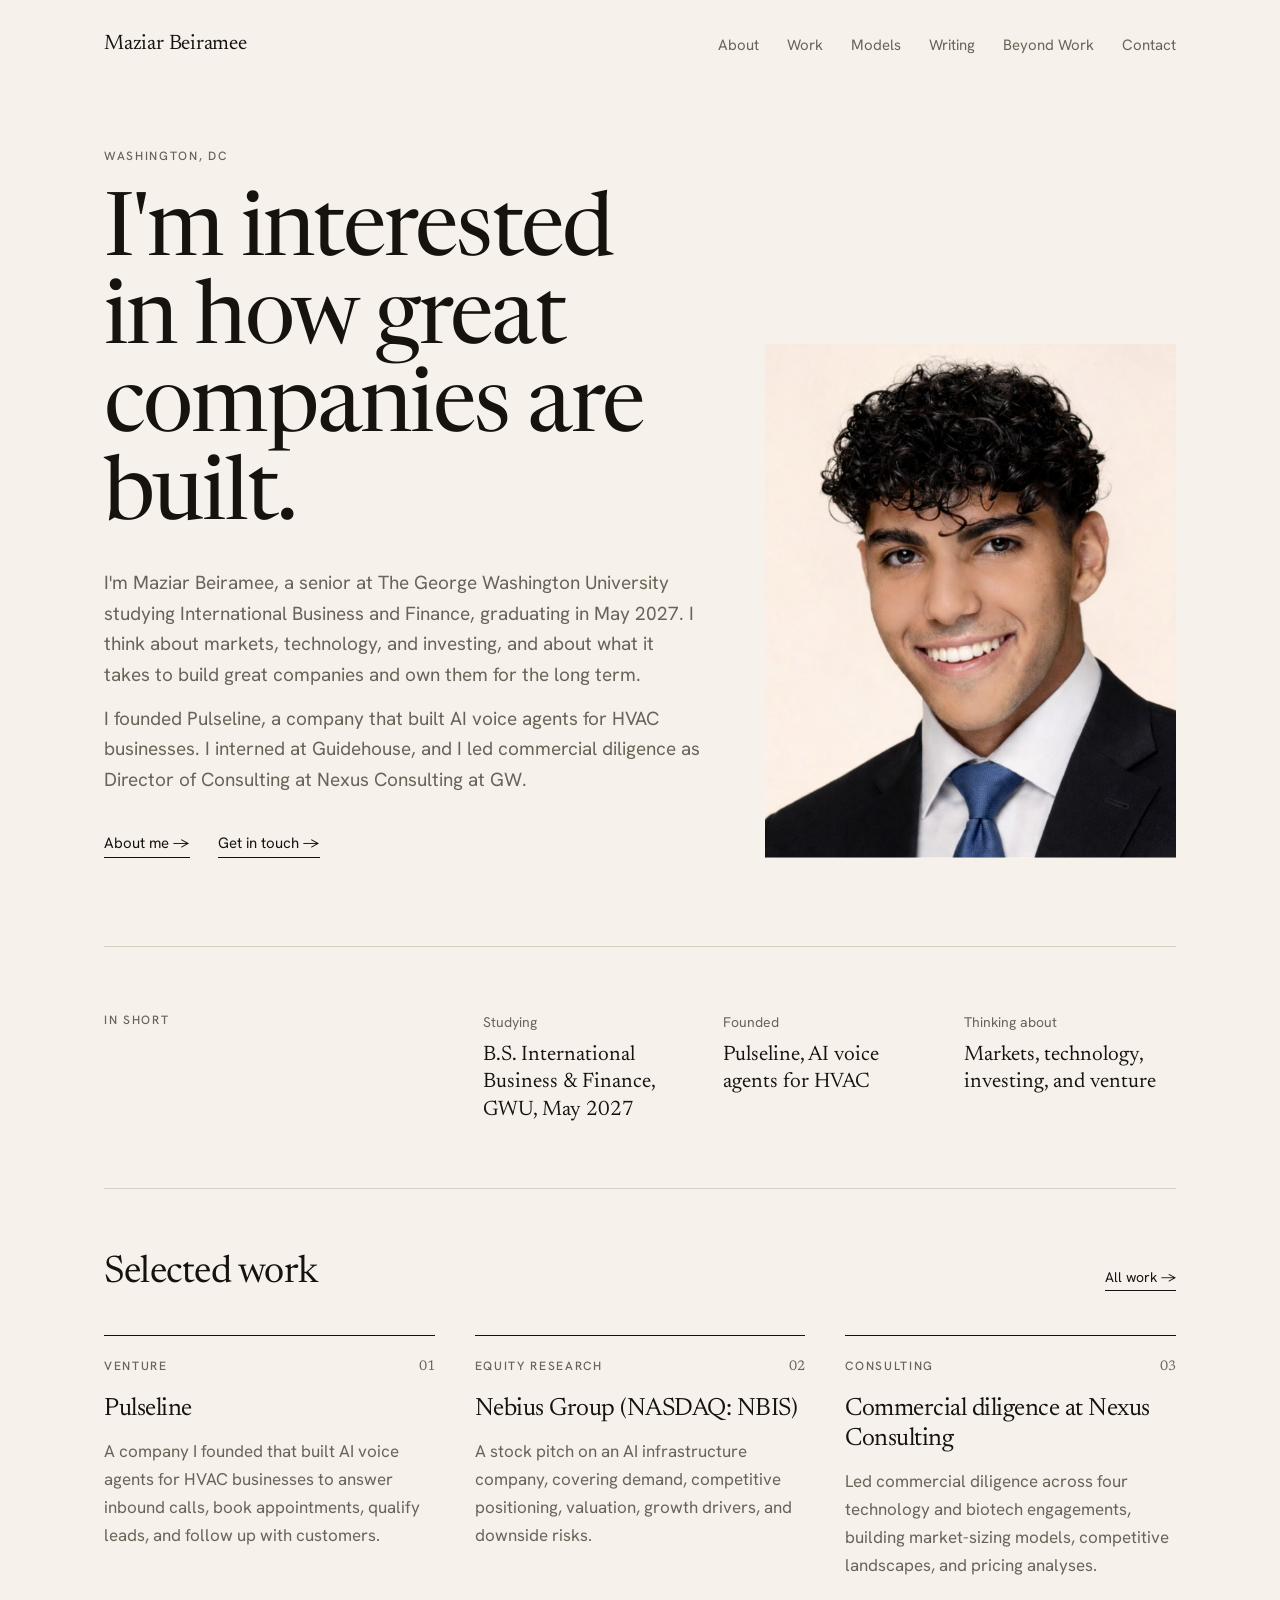
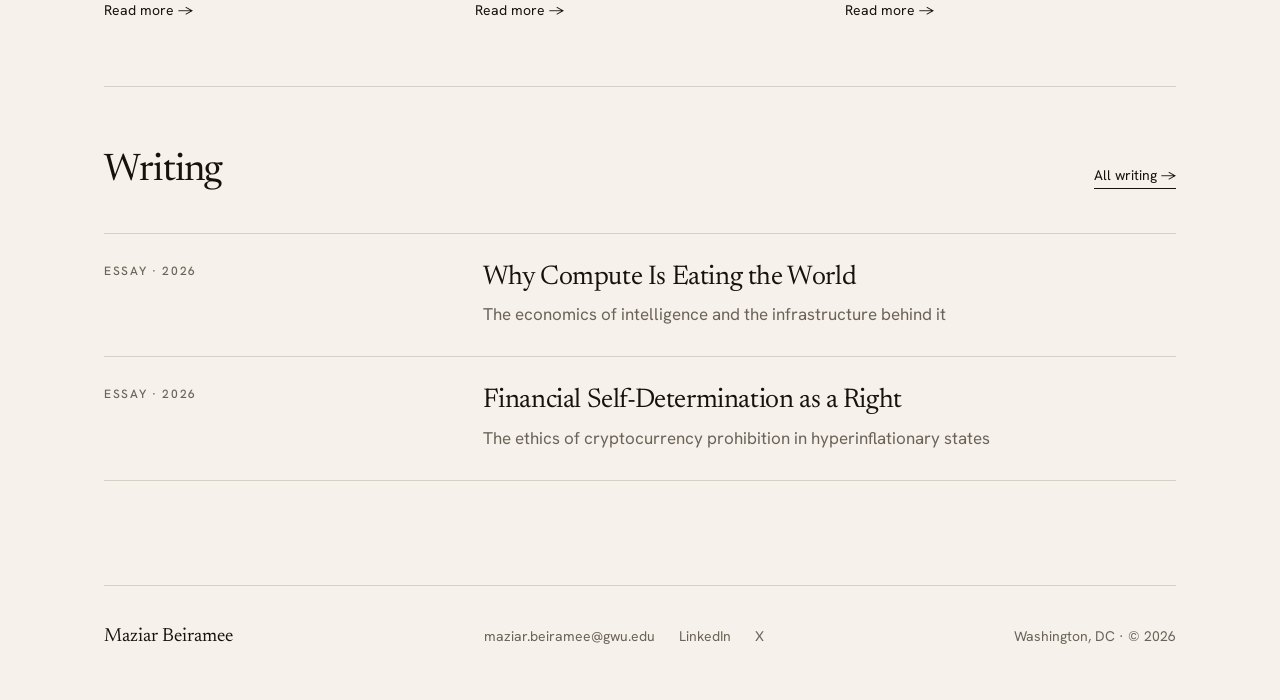
<file: index.html>
<!doctype html>
<html lang="en">
<head>
<meta charset="utf-8">
<meta name="viewport" content="width=device-width, initial-scale=1">
<title>Maziar Beiramee | Markets, technology, and investing</title>
<meta name="description" content="Maziar Beiramee is a senior at The George Washington University studying International Business and Finance. Work and writing on markets, technology, investing, and how great companies are built.">
<meta name="author" content="Maziar Beiramee">
<link rel="canonical" href="https://maziarbeiramee.com/">
<meta property="og:site_name" content="Maziar Beiramee">
<meta property="og:title" content="Maziar Beiramee | Markets, technology, and investing">
<meta property="og:description" content="Maziar Beiramee is a senior at The George Washington University studying International Business and Finance. Work and writing on markets, technology, investing, and how great companies are built.">
<meta property="og:type" content="website">
<meta property="og:url" content="https://maziarbeiramee.com/">
<meta property="og:image" content="https://maziarbeiramee.com/og.png">
<meta property="og:image:width" content="1200">
<meta property="og:image:height" content="630">
<meta name="twitter:card" content="summary_large_image">
<meta name="twitter:site" content="@BeirameeMaziar">
<meta name="twitter:title" content="Maziar Beiramee | Markets, technology, and investing">
<meta name="twitter:description" content="Maziar Beiramee is a senior at The George Washington University studying International Business and Finance. Work and writing on markets, technology, investing, and how great companies are built.">
<meta name="twitter:image" content="https://maziarbeiramee.com/og.png">
<meta name="theme-color" content="#f6f1ea">
<link rel="icon" href="/favicon.svg" type="image/svg+xml">
<link rel="icon" href="/favicon-32.png" sizes="32x32" type="image/png">
<link rel="apple-touch-icon" href="/apple-touch-icon.png">
<link rel="preconnect" href="https://fonts.googleapis.com">
<link rel="preconnect" href="https://fonts.gstatic.com" crossorigin>
<link rel="stylesheet" href="https://fonts.googleapis.com/css2?family=Hanken+Grotesk:wght@400;500;600&family=Newsreader:ital,opsz,wght@0,6..72,400;0,6..72,500;1,6..72,400&display=swap">
<link rel="stylesheet" href="/style.css">
</head>
<body>
<a class="skip" href="#main">Skip to content</a>
<header class="site-header wrap">
  <a class="brand" href="/">Maziar Beiramee</a>
  <details class="menu"><summary aria-label="Menu">Menu</summary><nav aria-label="Primary"><a href="/about/">About</a><a href="/work/">Work</a><a href="/models/">Models</a><a href="/writing/">Writing</a><a href="/beyond/">Beyond Work</a><a href="/contact/">Contact</a></nav></details>
  <nav class="desk-nav" aria-label="Primary"><a href="/about/">About</a><a href="/work/">Work</a><a href="/models/">Models</a><a href="/writing/">Writing</a><a href="/beyond/">Beyond Work</a><a href="/contact/">Contact</a></nav>
</header>
<main id="main" class="wrap">

<section class="hero">
  <div class="rise">
    <p class="eyebrow">Washington, DC</p>
    <h1 class="display">I'm interested in how great companies are built.</h1>
    <p class="lede">I'm Maziar Beiramee, a senior at The George Washington University studying International Business and Finance, graduating in May 2027. I think about markets, technology, and investing, and about what it takes to build great companies and own them for the long term.</p>
    <p class="lede">I founded Pulseline, a company that built AI voice agents for HVAC businesses. I interned at Guidehouse, and I led commercial diligence as Director of Consulting at Nexus Consulting at GW.</p>
    <p class="cta"><a class="u" href="/about/">About me &rarr;</a><a class="u" href="/contact/">Get in touch &rarr;</a></p>
  </div>
  <figure class="portrait rise d1"><img src="/img/maziar-beiramee.jpg" width="800" height="800" alt="Portrait of Maziar Beiramee" fetchpriority="high"></figure>
</section>
<section class="band split">
  <p class="eyebrow">In short</p>
  <dl class="facts">
    <div><dt>Studying</dt><dd>B.S. International Business &amp; Finance, GWU, May 2027</dd></div>
    <div><dt>Founded</dt><dd>Pulseline, AI voice agents for HVAC</dd></div>
    <div><dt>Thinking about</dt><dd>Markets, technology, investing, and venture</dd></div>
  </dl>
</section>
<section class="band">
  <div class="band-head"><h2>Selected work</h2><a class="u small" href="/work/">All work &rarr;</a></div>
  <div class="cards"><a class="card" href="/work/pulseline/">
  <div class="card-top"><span class="eyebrow">Venture</span><span class="num">01</span></div>
  <h3>Pulseline</h3>
  <p>A company I founded that built AI voice agents for HVAC businesses to answer inbound calls, book appointments, qualify leads, and follow up with customers.</p>
  <span class="more">Read more <span aria-hidden="true">&rarr;</span></span>
</a><a class="card" href="/work/nebius-equity-pitch/">
  <div class="card-top"><span class="eyebrow">Equity research</span><span class="num">02</span></div>
  <h3>Nebius Group (NASDAQ: NBIS)</h3>
  <p>A stock pitch on an AI infrastructure company, covering demand, competitive positioning, valuation, growth drivers, and downside risks.</p>
  <span class="more">Read more <span aria-hidden="true">&rarr;</span></span>
</a><a class="card" href="/work/nexus-commercial-diligence/">
  <div class="card-top"><span class="eyebrow">Consulting</span><span class="num">03</span></div>
  <h3>Commercial diligence at Nexus Consulting</h3>
  <p>Led commercial diligence across four technology and biotech engagements, building market-sizing models, competitive landscapes, and pricing analyses.</p>
  <span class="more">Read more <span aria-hidden="true">&rarr;</span></span>
</a></div>
</section>
<section class="band">
  <div class="band-head"><h2>Writing</h2><a class="u small" href="/writing/">All writing &rarr;</a></div>
  <ul class="rows"><li><a class="row" href="/writing/why-compute-is-eating-the-world/">
  <span class="eyebrow">Essay &middot; 2026</span>
  <span><span class="row-title">Why Compute Is Eating the World</span><span class="row-sub">The economics of intelligence and the infrastructure behind it</span></span>
</a></li><li><a class="row" href="/writing/financial-self-determination/">
  <span class="eyebrow">Essay &middot; 2026</span>
  <span><span class="row-title">Financial Self-Determination as a Right</span><span class="row-sub">The ethics of cryptocurrency prohibition in hyperinflationary states</span></span>
</a></li></ul>
</section>
</main>
<footer class="site-footer wrap">
  <div class="foot-name">Maziar Beiramee</div>
  <div class="foot-links"><a href="mailto:maziar.beiramee@gwu.edu">maziar.beiramee@gwu.edu</a><a href="https://www.linkedin.com/in/maziarbeiramee" rel="noopener">LinkedIn</a><a href="https://x.com/BeirameeMaziar" rel="noopener">X</a></div>
  <div class="foot-meta">Washington, DC &middot; &copy; 2026</div>
</footer>
</body>
</html>
</file>
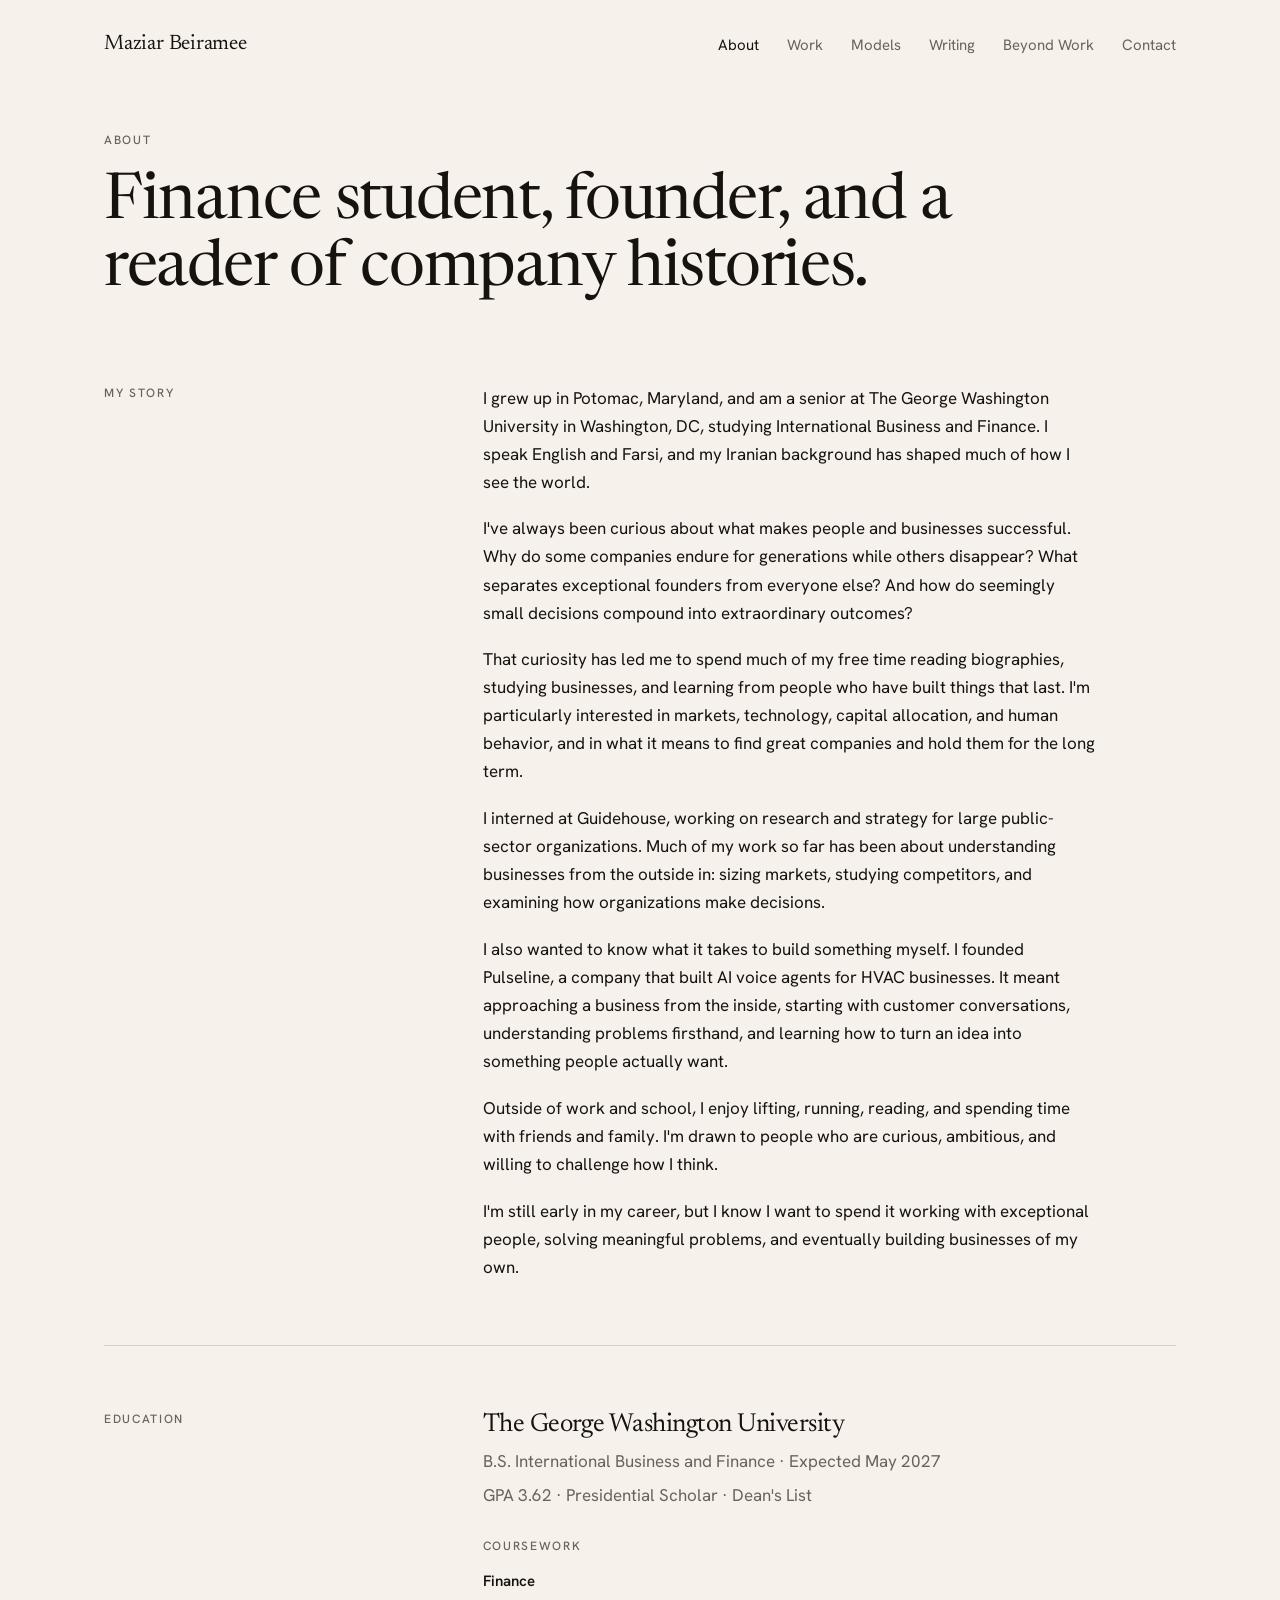
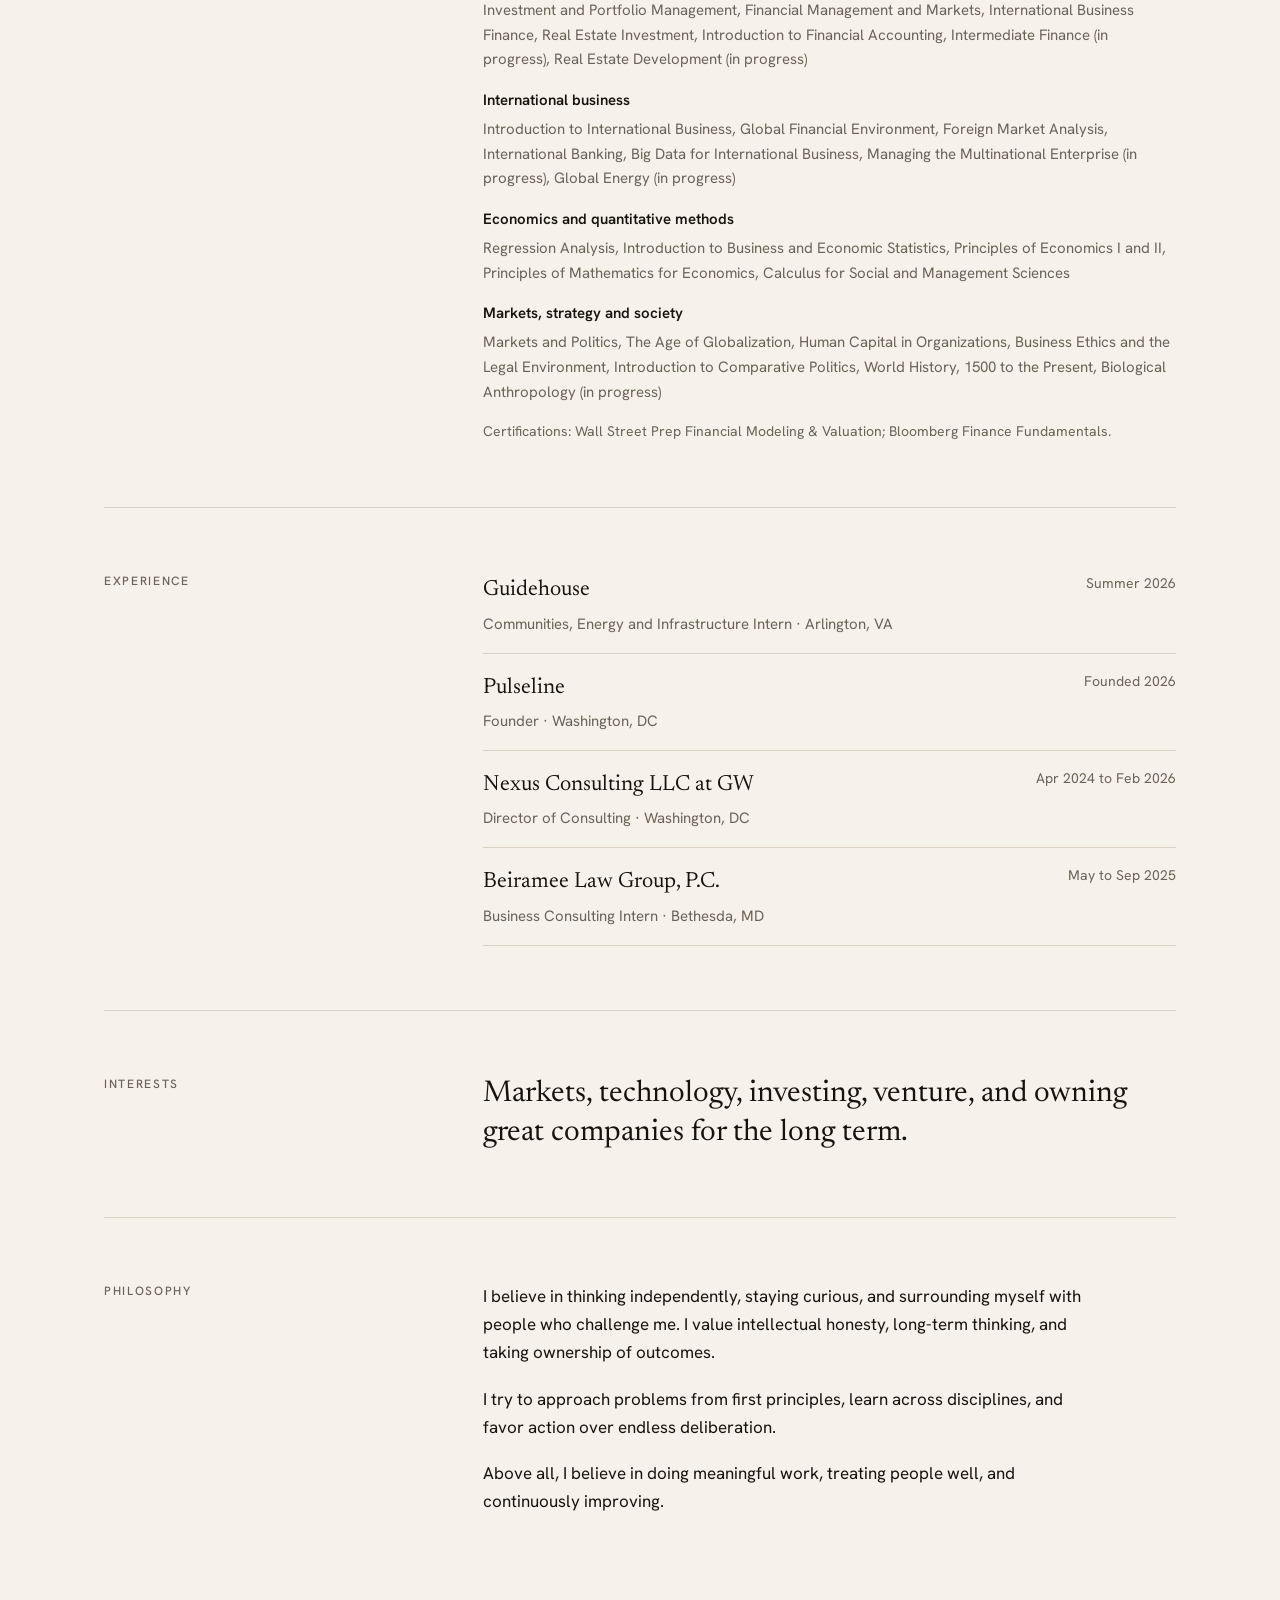
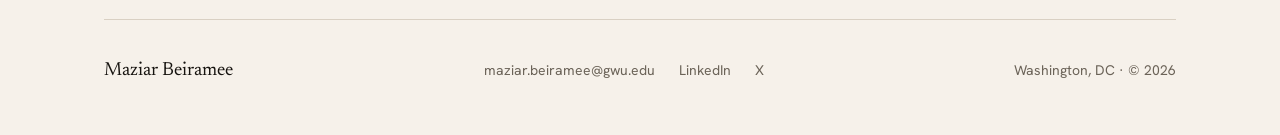
<file: about/index.html>
<!doctype html>
<html lang="en">
<head>
<meta charset="utf-8">
<meta name="viewport" content="width=device-width, initial-scale=1">
<title>About | Maziar Beiramee</title>
<meta name="description" content="About Maziar Beiramee: GW senior in International Business and Finance, founder of Pulseline. He interned at Guidehouse in summer 2026.">
<meta name="author" content="Maziar Beiramee">
<link rel="canonical" href="https://maziarbeiramee.com/about/">
<meta property="og:site_name" content="Maziar Beiramee">
<meta property="og:title" content="About | Maziar Beiramee">
<meta property="og:description" content="About Maziar Beiramee: GW senior in International Business and Finance, founder of Pulseline. He interned at Guidehouse in summer 2026.">
<meta property="og:type" content="website">
<meta property="og:url" content="https://maziarbeiramee.com/about/">
<meta property="og:image" content="https://maziarbeiramee.com/og.png">
<meta property="og:image:width" content="1200">
<meta property="og:image:height" content="630">
<meta name="twitter:card" content="summary_large_image">
<meta name="twitter:site" content="@BeirameeMaziar">
<meta name="twitter:title" content="About | Maziar Beiramee">
<meta name="twitter:description" content="About Maziar Beiramee: GW senior in International Business and Finance, founder of Pulseline. He interned at Guidehouse in summer 2026.">
<meta name="twitter:image" content="https://maziarbeiramee.com/og.png">
<meta name="theme-color" content="#f6f1ea">
<link rel="icon" href="/favicon.svg" type="image/svg+xml">
<link rel="icon" href="/favicon-32.png" sizes="32x32" type="image/png">
<link rel="apple-touch-icon" href="/apple-touch-icon.png">
<link rel="preconnect" href="https://fonts.googleapis.com">
<link rel="preconnect" href="https://fonts.gstatic.com" crossorigin>
<link rel="stylesheet" href="https://fonts.googleapis.com/css2?family=Hanken+Grotesk:wght@400;500;600&family=Newsreader:ital,opsz,wght@0,6..72,400;0,6..72,500;1,6..72,400&display=swap">
<link rel="stylesheet" href="/style.css">
</head>
<body>
<a class="skip" href="#main">Skip to content</a>
<header class="site-header wrap">
  <a class="brand" href="/">Maziar Beiramee</a>
  <details class="menu"><summary aria-label="Menu">Menu</summary><nav aria-label="Primary"><a href="/about/" aria-current="page">About</a><a href="/work/">Work</a><a href="/models/">Models</a><a href="/writing/">Writing</a><a href="/beyond/">Beyond Work</a><a href="/contact/">Contact</a></nav></details>
  <nav class="desk-nav" aria-label="Primary"><a href="/about/" aria-current="page">About</a><a href="/work/">Work</a><a href="/models/">Models</a><a href="/writing/">Writing</a><a href="/beyond/">Beyond Work</a><a href="/contact/">Contact</a></nav>
</header>
<main id="main" class="wrap">
<section class="page-head rise"><p class="eyebrow">About</p><h1>Finance student, founder, and a reader of company histories.</h1></section>
<section class="split band first"><p class="eyebrow">My story</p><div class="prose"><p>I grew up in Potomac, Maryland, and am a senior at The George Washington University in Washington, DC, studying International Business and Finance. I speak English and Farsi, and my Iranian background has shaped much of how I see the world.</p><p>I&#x27;ve always been curious about what makes people and businesses successful. Why do some companies endure for generations while others disappear? What separates exceptional founders from everyone else? And how do seemingly small decisions compound into extraordinary outcomes?</p><p>That curiosity has led me to spend much of my free time reading biographies, studying businesses, and learning from people who have built things that last. I&#x27;m particularly interested in markets, technology, capital allocation, and human behavior, and in what it means to find great companies and hold them for the long term.</p><p>I interned at Guidehouse, working on research and strategy for large public-sector organizations. Much of my work so far has been about understanding businesses from the outside in: sizing markets, studying competitors, and examining how organizations make decisions.</p><p>I also wanted to know what it takes to build something myself. I founded Pulseline, a company that built AI voice agents for HVAC businesses. It meant approaching a business from the inside, starting with customer conversations, understanding problems firsthand, and learning how to turn an idea into something people actually want.</p><p>Outside of work and school, I enjoy lifting, running, reading, and spending time with friends and family. I&#x27;m drawn to people who are curious, ambitious, and willing to challenge how I think.</p><p>I&#x27;m still early in my career, but I know I want to spend it working with exceptional people, solving meaningful problems, and eventually building businesses of my own.</p></div></section>
<section class="split band"><p class="eyebrow">Education</p><div>
  <h3 class="h3">The George Washington University</h3>
  <p class="muted">B.S. International Business and Finance &middot; Expected May 2027</p>
  <p class="muted">GPA 3.62 &middot; Presidential Scholar &middot; Dean's List</p>
  <div class="courses"><p class="eyebrow sub">Coursework</p><div class="course"><h4>Finance</h4><p>Investment and Portfolio Management, Financial Management and Markets, International Business Finance, Real Estate Investment, Introduction to Financial Accounting, Intermediate Finance (in progress), Real Estate Development (in progress)</p></div><div class="course"><h4>International business</h4><p>Introduction to International Business, Global Financial Environment, Foreign Market Analysis, International Banking, Big Data for International Business, Managing the Multinational Enterprise (in progress), Global Energy (in progress)</p></div><div class="course"><h4>Economics and quantitative methods</h4><p>Regression Analysis, Introduction to Business and Economic Statistics, Principles of Economics I and II, Principles of Mathematics for Economics, Calculus for Social and Management Sciences</p></div><div class="course"><h4>Markets, strategy and society</h4><p>Markets and Politics, The Age of Globalization, Human Capital in Organizations, Business Ethics and the Legal Environment, Introduction to Comparative Politics, World History, 1500 to the Present, Biological Anthropology (in progress)</p></div></div>
  <p class="muted small">Certifications: Wall Street Prep Financial Modeling &amp; Valuation; Bloomberg Finance Fundamentals.</p>
</div></section>
<section class="split band"><p class="eyebrow">Experience</p><ul class="exp"><li><div><strong>Guidehouse</strong><span>Communities, Energy and Infrastructure Intern &middot; Arlington, VA</span></div><span class="when">Summer 2026</span></li><li><div><strong>Pulseline</strong><span>Founder &middot; Washington, DC</span></div><span class="when">Founded 2026</span></li><li><div><strong>Nexus Consulting LLC at GW</strong><span>Director of Consulting &middot; Washington, DC</span></div><span class="when">Apr 2024 to Feb 2026</span></li><li><div><strong>Beiramee Law Group, P.C.</strong><span>Business Consulting Intern &middot; Bethesda, MD</span></div><span class="when">May to Sep 2025</span></li></ul></section>
<section class="split band"><p class="eyebrow">Interests</p><p class="big">Markets, technology, investing, venture, and owning great companies for the long term.</p></section>
<section class="split band"><p class="eyebrow">Philosophy</p><div class="prose"><p>I believe in thinking independently, staying curious, and surrounding myself with people who challenge me. I value intellectual honesty, long-term thinking, and taking ownership of outcomes.</p><p>I try to approach problems from first principles, learn across disciplines, and favor action over endless deliberation.</p><p>Above all, I believe in doing meaningful work, treating people well, and continuously improving.</p></div></section>
</main>
<footer class="site-footer wrap">
  <div class="foot-name">Maziar Beiramee</div>
  <div class="foot-links"><a href="mailto:maziar.beiramee@gwu.edu">maziar.beiramee@gwu.edu</a><a href="https://www.linkedin.com/in/maziarbeiramee" rel="noopener">LinkedIn</a><a href="https://x.com/BeirameeMaziar" rel="noopener">X</a></div>
  <div class="foot-meta">Washington, DC &middot; &copy; 2026</div>
</footer>
</body>
</html>
</file>
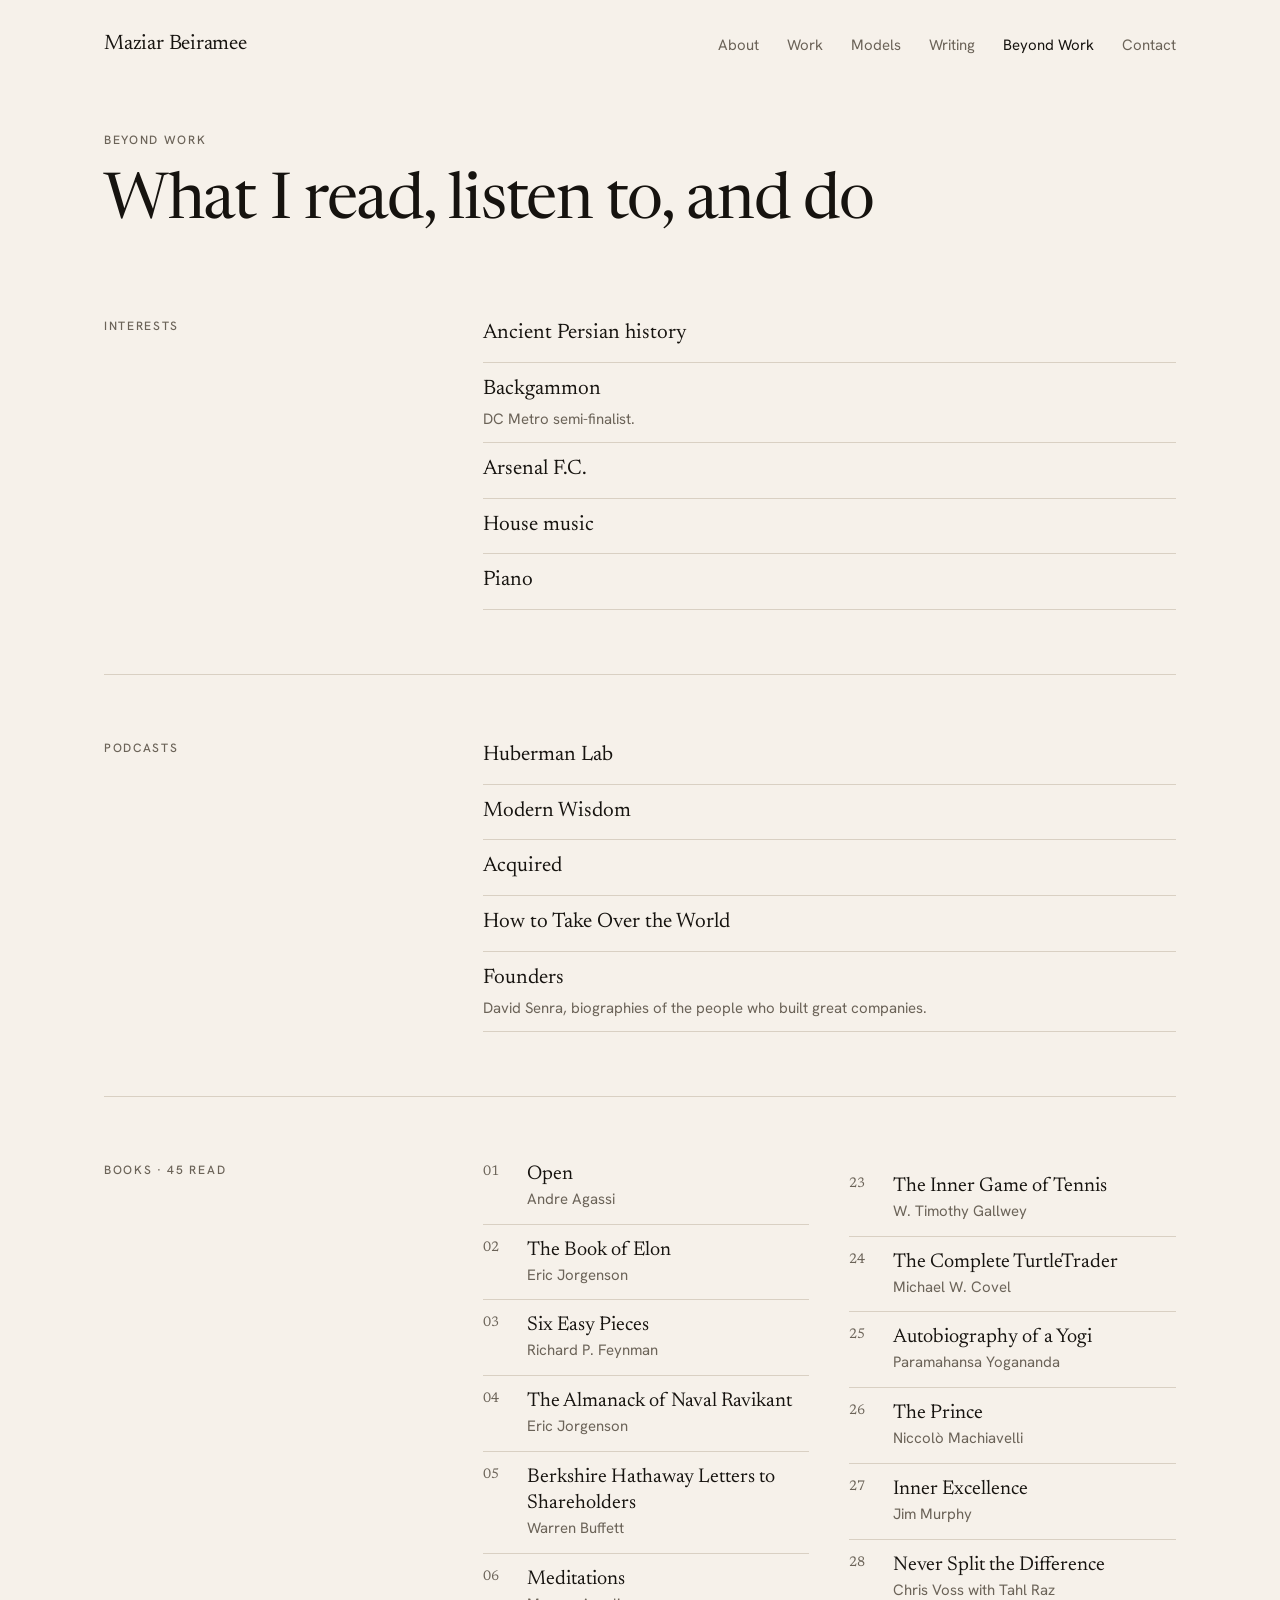
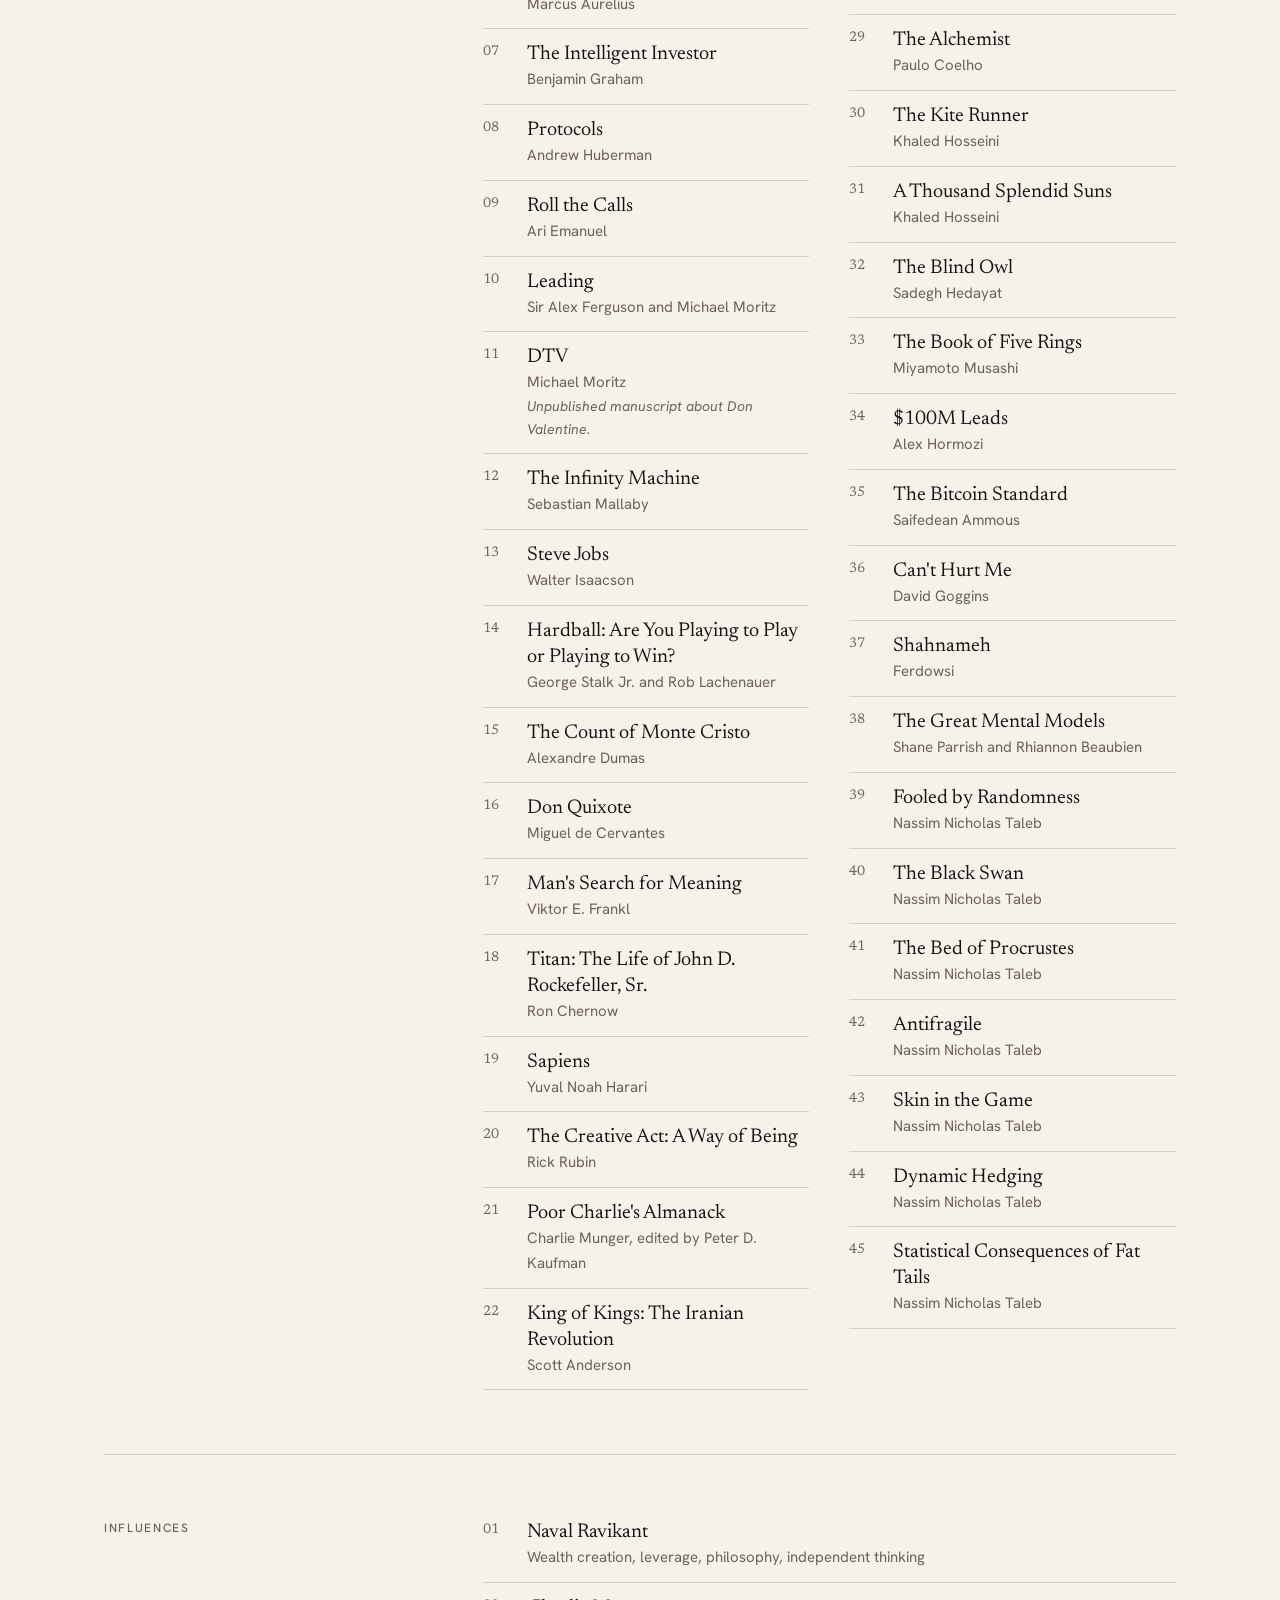
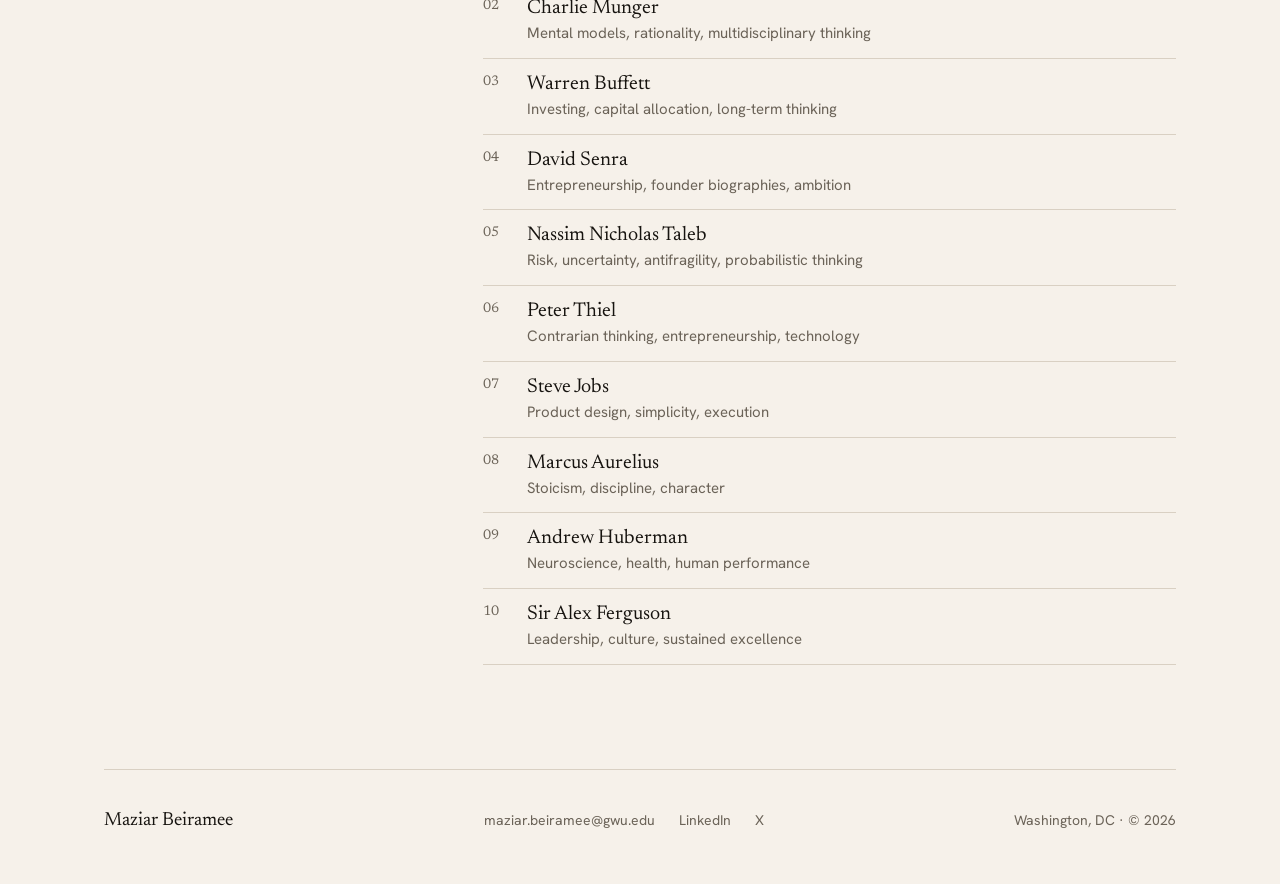
<file: beyond/index.html>
<!doctype html>
<html lang="en">
<head>
<meta charset="utf-8">
<meta name="viewport" content="width=device-width, initial-scale=1">
<title>Beyond Work | Maziar Beiramee</title>
<meta name="description" content="What Maziar Beiramee reads, listens to, and does outside of work.">
<meta name="author" content="Maziar Beiramee">
<link rel="canonical" href="https://maziarbeiramee.com/beyond/">
<meta property="og:site_name" content="Maziar Beiramee">
<meta property="og:title" content="Beyond Work | Maziar Beiramee">
<meta property="og:description" content="What Maziar Beiramee reads, listens to, and does outside of work.">
<meta property="og:type" content="website">
<meta property="og:url" content="https://maziarbeiramee.com/beyond/">
<meta property="og:image" content="https://maziarbeiramee.com/og.png">
<meta property="og:image:width" content="1200">
<meta property="og:image:height" content="630">
<meta name="twitter:card" content="summary_large_image">
<meta name="twitter:site" content="@BeirameeMaziar">
<meta name="twitter:title" content="Beyond Work | Maziar Beiramee">
<meta name="twitter:description" content="What Maziar Beiramee reads, listens to, and does outside of work.">
<meta name="twitter:image" content="https://maziarbeiramee.com/og.png">
<meta name="theme-color" content="#f6f1ea">
<link rel="icon" href="/favicon.svg" type="image/svg+xml">
<link rel="icon" href="/favicon-32.png" sizes="32x32" type="image/png">
<link rel="apple-touch-icon" href="/apple-touch-icon.png">
<link rel="preconnect" href="https://fonts.googleapis.com">
<link rel="preconnect" href="https://fonts.gstatic.com" crossorigin>
<link rel="stylesheet" href="https://fonts.googleapis.com/css2?family=Hanken+Grotesk:wght@400;500;600&family=Newsreader:ital,opsz,wght@0,6..72,400;0,6..72,500;1,6..72,400&display=swap">
<link rel="stylesheet" href="/style.css">
</head>
<body>
<a class="skip" href="#main">Skip to content</a>
<header class="site-header wrap">
  <a class="brand" href="/">Maziar Beiramee</a>
  <details class="menu"><summary aria-label="Menu">Menu</summary><nav aria-label="Primary"><a href="/about/">About</a><a href="/work/">Work</a><a href="/models/">Models</a><a href="/writing/">Writing</a><a href="/beyond/" aria-current="page">Beyond Work</a><a href="/contact/">Contact</a></nav></details>
  <nav class="desk-nav" aria-label="Primary"><a href="/about/">About</a><a href="/work/">Work</a><a href="/models/">Models</a><a href="/writing/">Writing</a><a href="/beyond/" aria-current="page">Beyond Work</a><a href="/contact/">Contact</a></nav>
</header>
<main id="main" class="wrap">
<section class="page-head rise"><p class="eyebrow">Beyond Work</p><h1>What I read, listen to, and do</h1></section>
<section class="split band first"><p class="eyebrow">Interests</p><ul class="plain"><li><span>Ancient Persian history</span></li><li><span>Backgammon</span><em>DC Metro semi-finalist.</em></li><li><span>Arsenal F.C.</span></li><li><span>House music</span></li><li><span>Piano</span></li></ul></section>
<section class="split band"><p class="eyebrow">Podcasts</p><ul class="plain"><li><span>Huberman Lab</span></li><li><span>Modern Wisdom</span></li><li><span>Acquired</span></li><li><span>How to Take Over the World</span></li><li><span>Founders</span><em>David Senra, biographies of the people who built great companies.</em></li></ul></section>
<section class="split band"><p class="eyebrow">Books &middot; 45 read</p><ol class="numbered books"><li><span class="num">01</span><span><strong>Open</strong><em>Andre Agassi</em></span></li><li><span class="num">02</span><span><strong>The Book of Elon</strong><em>Eric Jorgenson</em></span></li><li><span class="num">03</span><span><strong>Six Easy Pieces</strong><em>Richard P. Feynman</em></span></li><li><span class="num">04</span><span><strong>The Almanack of Naval Ravikant</strong><em>Eric Jorgenson</em></span></li><li><span class="num">05</span><span><strong>Berkshire Hathaway Letters to Shareholders</strong><em>Warren Buffett</em></span></li><li><span class="num">06</span><span><strong>Meditations</strong><em>Marcus Aurelius</em></span></li><li><span class="num">07</span><span><strong>The Intelligent Investor</strong><em>Benjamin Graham</em></span></li><li><span class="num">08</span><span><strong>Protocols</strong><em>Andrew Huberman</em></span></li><li><span class="num">09</span><span><strong>Roll the Calls</strong><em>Ari Emanuel</em></span></li><li><span class="num">10</span><span><strong>Leading</strong><em>Sir Alex Ferguson and Michael Moritz</em></span></li><li><span class="num">11</span><span><strong>DTV</strong><em>Michael Moritz</em><small>Unpublished manuscript about Don Valentine.</small></span></li><li><span class="num">12</span><span><strong>The Infinity Machine</strong><em>Sebastian Mallaby</em></span></li><li><span class="num">13</span><span><strong>Steve Jobs</strong><em>Walter Isaacson</em></span></li><li><span class="num">14</span><span><strong>Hardball: Are You Playing to Play or Playing to Win?</strong><em>George Stalk Jr. and Rob Lachenauer</em></span></li><li><span class="num">15</span><span><strong>The Count of Monte Cristo</strong><em>Alexandre Dumas</em></span></li><li><span class="num">16</span><span><strong>Don Quixote</strong><em>Miguel de Cervantes</em></span></li><li><span class="num">17</span><span><strong>Man&#x27;s Search for Meaning</strong><em>Viktor E. Frankl</em></span></li><li><span class="num">18</span><span><strong>Titan: The Life of John D. Rockefeller, Sr.</strong><em>Ron Chernow</em></span></li><li><span class="num">19</span><span><strong>Sapiens</strong><em>Yuval Noah Harari</em></span></li><li><span class="num">20</span><span><strong>The Creative Act: A Way of Being</strong><em>Rick Rubin</em></span></li><li><span class="num">21</span><span><strong>Poor Charlie&#x27;s Almanack</strong><em>Charlie Munger, edited by Peter D. Kaufman</em></span></li><li><span class="num">22</span><span><strong>King of Kings: The Iranian Revolution</strong><em>Scott Anderson</em></span></li><li><span class="num">23</span><span><strong>The Inner Game of Tennis</strong><em>W. Timothy Gallwey</em></span></li><li><span class="num">24</span><span><strong>The Complete TurtleTrader</strong><em>Michael W. Covel</em></span></li><li><span class="num">25</span><span><strong>Autobiography of a Yogi</strong><em>Paramahansa Yogananda</em></span></li><li><span class="num">26</span><span><strong>The Prince</strong><em>Niccolò Machiavelli</em></span></li><li><span class="num">27</span><span><strong>Inner Excellence</strong><em>Jim Murphy</em></span></li><li><span class="num">28</span><span><strong>Never Split the Difference</strong><em>Chris Voss with Tahl Raz</em></span></li><li><span class="num">29</span><span><strong>The Alchemist</strong><em>Paulo Coelho</em></span></li><li><span class="num">30</span><span><strong>The Kite Runner</strong><em>Khaled Hosseini</em></span></li><li><span class="num">31</span><span><strong>A Thousand Splendid Suns</strong><em>Khaled Hosseini</em></span></li><li><span class="num">32</span><span><strong>The Blind Owl</strong><em>Sadegh Hedayat</em></span></li><li><span class="num">33</span><span><strong>The Book of Five Rings</strong><em>Miyamoto Musashi</em></span></li><li><span class="num">34</span><span><strong>$100M Leads</strong><em>Alex Hormozi</em></span></li><li><span class="num">35</span><span><strong>The Bitcoin Standard</strong><em>Saifedean Ammous</em></span></li><li><span class="num">36</span><span><strong>Can&#x27;t Hurt Me</strong><em>David Goggins</em></span></li><li><span class="num">37</span><span><strong>Shahnameh</strong><em>Ferdowsi</em></span></li><li><span class="num">38</span><span><strong>The Great Mental Models</strong><em>Shane Parrish and Rhiannon Beaubien</em></span></li><li><span class="num">39</span><span><strong>Fooled by Randomness</strong><em>Nassim Nicholas Taleb</em></span></li><li><span class="num">40</span><span><strong>The Black Swan</strong><em>Nassim Nicholas Taleb</em></span></li><li><span class="num">41</span><span><strong>The Bed of Procrustes</strong><em>Nassim Nicholas Taleb</em></span></li><li><span class="num">42</span><span><strong>Antifragile</strong><em>Nassim Nicholas Taleb</em></span></li><li><span class="num">43</span><span><strong>Skin in the Game</strong><em>Nassim Nicholas Taleb</em></span></li><li><span class="num">44</span><span><strong>Dynamic Hedging</strong><em>Nassim Nicholas Taleb</em></span></li><li><span class="num">45</span><span><strong>Statistical Consequences of Fat Tails</strong><em>Nassim Nicholas Taleb</em></span></li></ol></section>
<section class="split band"><p class="eyebrow">Influences</p><ol class="numbered"><li><span class="num">01</span><span><strong>Naval Ravikant</strong><em>Wealth creation, leverage, philosophy, independent thinking</em></span></li><li><span class="num">02</span><span><strong>Charlie Munger</strong><em>Mental models, rationality, multidisciplinary thinking</em></span></li><li><span class="num">03</span><span><strong>Warren Buffett</strong><em>Investing, capital allocation, long-term thinking</em></span></li><li><span class="num">04</span><span><strong>David Senra</strong><em>Entrepreneurship, founder biographies, ambition</em></span></li><li><span class="num">05</span><span><strong>Nassim Nicholas Taleb</strong><em>Risk, uncertainty, antifragility, probabilistic thinking</em></span></li><li><span class="num">06</span><span><strong>Peter Thiel</strong><em>Contrarian thinking, entrepreneurship, technology</em></span></li><li><span class="num">07</span><span><strong>Steve Jobs</strong><em>Product design, simplicity, execution</em></span></li><li><span class="num">08</span><span><strong>Marcus Aurelius</strong><em>Stoicism, discipline, character</em></span></li><li><span class="num">09</span><span><strong>Andrew Huberman</strong><em>Neuroscience, health, human performance</em></span></li><li><span class="num">10</span><span><strong>Sir Alex Ferguson</strong><em>Leadership, culture, sustained excellence</em></span></li></ol></section>
</main>
<footer class="site-footer wrap">
  <div class="foot-name">Maziar Beiramee</div>
  <div class="foot-links"><a href="mailto:maziar.beiramee@gwu.edu">maziar.beiramee@gwu.edu</a><a href="https://www.linkedin.com/in/maziarbeiramee" rel="noopener">LinkedIn</a><a href="https://x.com/BeirameeMaziar" rel="noopener">X</a></div>
  <div class="foot-meta">Washington, DC &middot; &copy; 2026</div>
</footer>
</body>
</html>
</file>
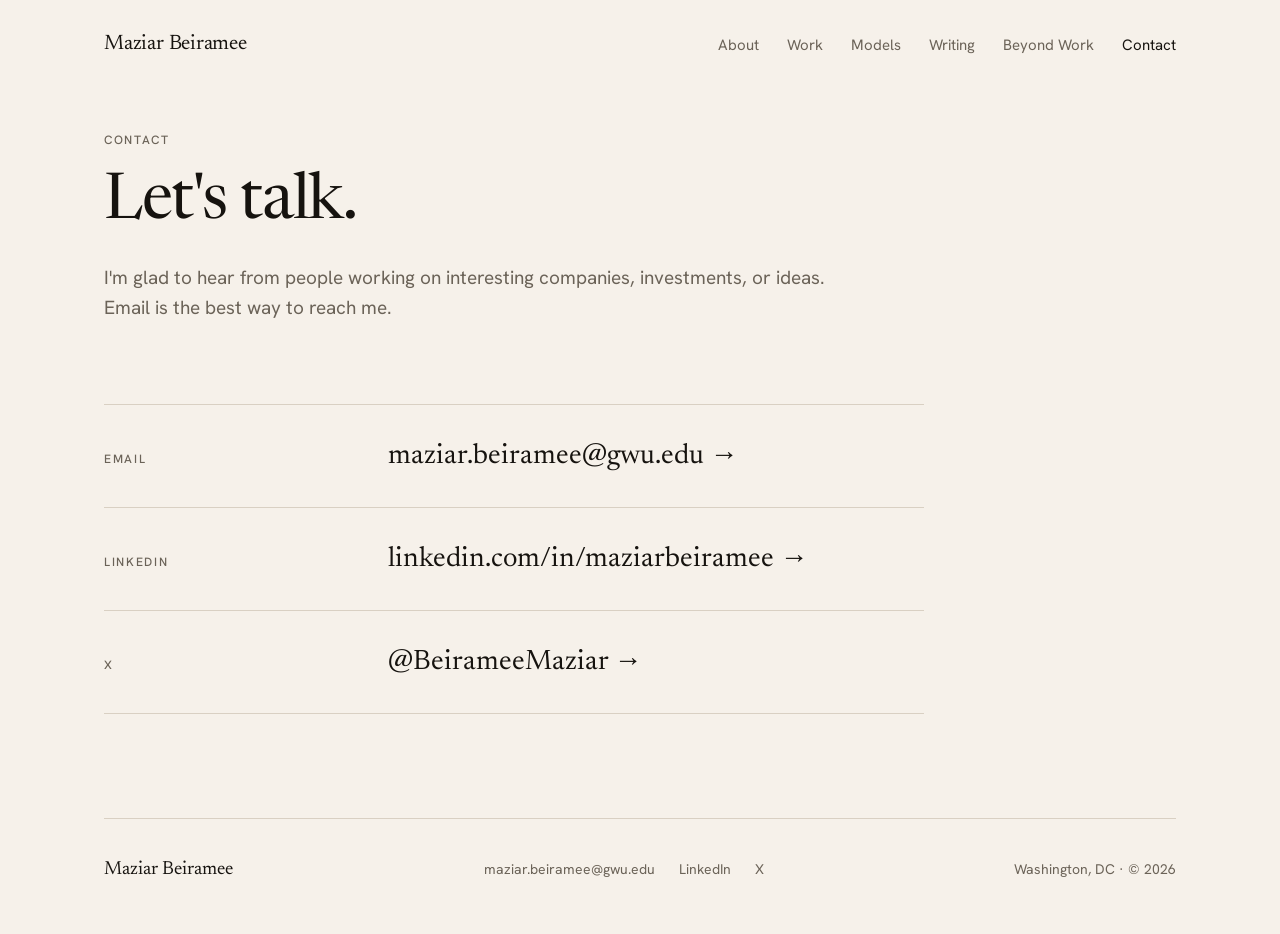
<file: contact/index.html>
<!doctype html>
<html lang="en">
<head>
<meta charset="utf-8">
<meta name="viewport" content="width=device-width, initial-scale=1">
<title>Contact | Maziar Beiramee</title>
<meta name="description" content="Get in touch with Maziar Beiramee.">
<meta name="author" content="Maziar Beiramee">
<link rel="canonical" href="https://maziarbeiramee.com/contact/">
<meta property="og:site_name" content="Maziar Beiramee">
<meta property="og:title" content="Contact | Maziar Beiramee">
<meta property="og:description" content="Get in touch with Maziar Beiramee.">
<meta property="og:type" content="website">
<meta property="og:url" content="https://maziarbeiramee.com/contact/">
<meta property="og:image" content="https://maziarbeiramee.com/og.png">
<meta property="og:image:width" content="1200">
<meta property="og:image:height" content="630">
<meta name="twitter:card" content="summary_large_image">
<meta name="twitter:site" content="@BeirameeMaziar">
<meta name="twitter:title" content="Contact | Maziar Beiramee">
<meta name="twitter:description" content="Get in touch with Maziar Beiramee.">
<meta name="twitter:image" content="https://maziarbeiramee.com/og.png">
<meta name="theme-color" content="#f6f1ea">
<link rel="icon" href="/favicon.svg" type="image/svg+xml">
<link rel="icon" href="/favicon-32.png" sizes="32x32" type="image/png">
<link rel="apple-touch-icon" href="/apple-touch-icon.png">
<link rel="preconnect" href="https://fonts.googleapis.com">
<link rel="preconnect" href="https://fonts.gstatic.com" crossorigin>
<link rel="stylesheet" href="https://fonts.googleapis.com/css2?family=Hanken+Grotesk:wght@400;500;600&family=Newsreader:ital,opsz,wght@0,6..72,400;0,6..72,500;1,6..72,400&display=swap">
<link rel="stylesheet" href="/style.css">
</head>
<body>
<a class="skip" href="#main">Skip to content</a>
<header class="site-header wrap">
  <a class="brand" href="/">Maziar Beiramee</a>
  <details class="menu"><summary aria-label="Menu">Menu</summary><nav aria-label="Primary"><a href="/about/">About</a><a href="/work/">Work</a><a href="/models/">Models</a><a href="/writing/">Writing</a><a href="/beyond/">Beyond Work</a><a href="/contact/" aria-current="page">Contact</a></nav></details>
  <nav class="desk-nav" aria-label="Primary"><a href="/about/">About</a><a href="/work/">Work</a><a href="/models/">Models</a><a href="/writing/">Writing</a><a href="/beyond/">Beyond Work</a><a href="/contact/" aria-current="page">Contact</a></nav>
</header>
<main id="main" class="wrap">
<section class="page-head rise"><p class="eyebrow">Contact</p><h1>Let&#x27;s talk.</h1><p class="lede">I&#x27;m glad to hear from people working on interesting companies, investments, or ideas. Email is the best way to reach me.</p></section>
<section class="band first"><ul class="contact">
  <li><a href="mailto:maziar.beiramee@gwu.edu"><span class="eyebrow">Email</span><span class="cv">maziar.beiramee@gwu.edu &rarr;</span></a></li>
  <li><a href="https://www.linkedin.com/in/maziarbeiramee" rel="noopener"><span class="eyebrow">LinkedIn</span><span class="cv">linkedin.com/in/maziarbeiramee &rarr;</span></a></li>
  <li><a href="https://x.com/BeirameeMaziar" rel="noopener"><span class="eyebrow">X</span><span class="cv">@BeirameeMaziar &rarr;</span></a></li>
</ul></section>
</main>
<footer class="site-footer wrap">
  <div class="foot-name">Maziar Beiramee</div>
  <div class="foot-links"><a href="mailto:maziar.beiramee@gwu.edu">maziar.beiramee@gwu.edu</a><a href="https://www.linkedin.com/in/maziarbeiramee" rel="noopener">LinkedIn</a><a href="https://x.com/BeirameeMaziar" rel="noopener">X</a></div>
  <div class="foot-meta">Washington, DC &middot; &copy; 2026</div>
</footer>
</body>
</html>
</file>
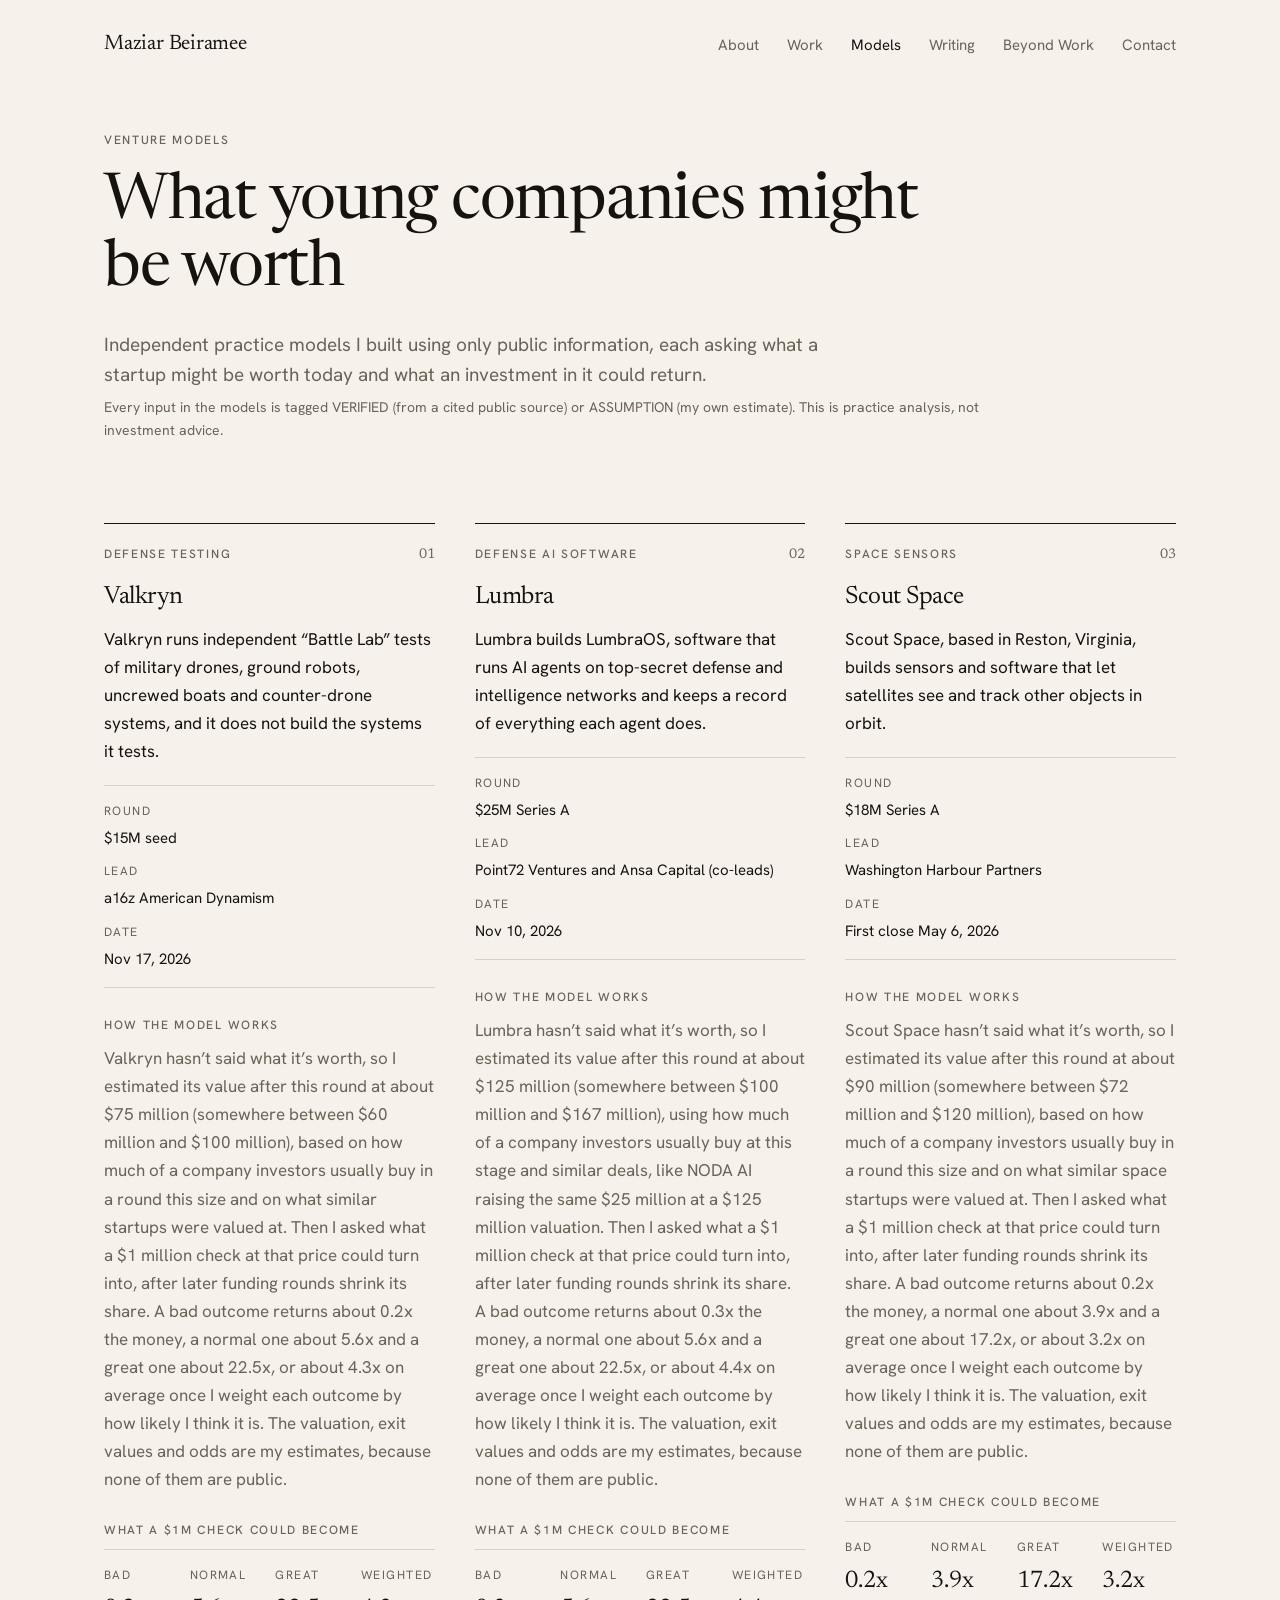
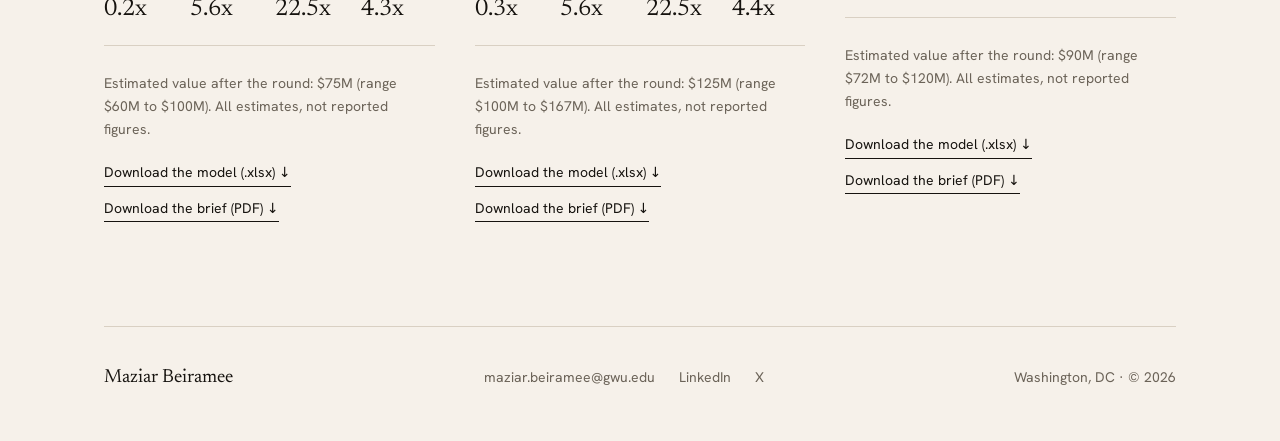
<file: models/index.html>
<!doctype html>
<html lang="en">
<head>
<meta charset="utf-8">
<meta name="viewport" content="width=device-width, initial-scale=1">
<title>Venture Models | Maziar Beiramee</title>
<meta name="description" content="Independent practice valuation models of three defense and space startups, built from public information, with each model explained in plain words.">
<meta name="author" content="Maziar Beiramee">
<link rel="canonical" href="https://maziarbeiramee.com/models/">
<meta property="og:site_name" content="Maziar Beiramee">
<meta property="og:title" content="Venture Models | Maziar Beiramee">
<meta property="og:description" content="Independent practice valuation models of three defense and space startups, built from public information, with each model explained in plain words.">
<meta property="og:type" content="website">
<meta property="og:url" content="https://maziarbeiramee.com/models/">
<meta property="og:image" content="https://maziarbeiramee.com/og.png">
<meta property="og:image:width" content="1200">
<meta property="og:image:height" content="630">
<meta name="twitter:card" content="summary_large_image">
<meta name="twitter:site" content="@BeirameeMaziar">
<meta name="twitter:title" content="Venture Models | Maziar Beiramee">
<meta name="twitter:description" content="Independent practice valuation models of three defense and space startups, built from public information, with each model explained in plain words.">
<meta name="twitter:image" content="https://maziarbeiramee.com/og.png">
<meta name="theme-color" content="#f6f1ea">
<link rel="icon" href="/favicon.svg" type="image/svg+xml">
<link rel="icon" href="/favicon-32.png" sizes="32x32" type="image/png">
<link rel="apple-touch-icon" href="/apple-touch-icon.png">
<link rel="preconnect" href="https://fonts.googleapis.com">
<link rel="preconnect" href="https://fonts.gstatic.com" crossorigin>
<link rel="stylesheet" href="https://fonts.googleapis.com/css2?family=Hanken+Grotesk:wght@400;500;600&family=Newsreader:ital,opsz,wght@0,6..72,400;0,6..72,500;1,6..72,400&display=swap">
<link rel="stylesheet" href="/style.css">
</head>
<body>
<a class="skip" href="#main">Skip to content</a>
<header class="site-header wrap">
  <a class="brand" href="/">Maziar Beiramee</a>
  <details class="menu"><summary aria-label="Menu">Menu</summary><nav aria-label="Primary"><a href="/about/">About</a><a href="/work/">Work</a><a href="/models/" aria-current="page">Models</a><a href="/writing/">Writing</a><a href="/beyond/">Beyond Work</a><a href="/contact/">Contact</a></nav></details>
  <nav class="desk-nav" aria-label="Primary"><a href="/about/">About</a><a href="/work/">Work</a><a href="/models/" aria-current="page">Models</a><a href="/writing/">Writing</a><a href="/beyond/">Beyond Work</a><a href="/contact/">Contact</a></nav>
</header>
<main id="main" class="wrap">
<section class="page-head rise"><p class="eyebrow">Venture Models</p><h1>What young companies might be worth</h1><p class="lede">Independent practice models I built using only public information, each asking what a startup might be worth today and what an investment in it could return.</p><p class="small muted">Every input in the models is tagged VERIFIED (from a cited public source) or ASSUMPTION (my own estimate). This is practice analysis, not investment advice.</p></section>
<section class="band first"><div class="models"><article class="model" id="valkryn">
  <div class="card-top"><span class="eyebrow">Defense testing</span><span class="num">01</span></div>
  <h3>Valkryn</h3>
  <p class="model-what">Valkryn runs independent “Battle Lab” tests of military drones, ground robots, uncrewed boats and counter-drone systems, and it does not build the systems it tests.</p>
  <dl class="model-facts"><div><dt>Round</dt><dd>$15M seed</dd></div><div><dt>Lead</dt><dd>a16z American Dynamism</dd></div><div><dt>Date</dt><dd>Nov 17, 2026</dd></div></dl>
  <p class="eyebrow sub">How the model works</p>
  <p class="model-expl">Valkryn hasn’t said what it’s worth, so I estimated its value after this round at about $75 million (somewhere between $60 million and $100 million), based on how much of a company investors usually buy in a round this size and on what similar startups were valued at. Then I asked what a $1 million check at that price could turn into, after later funding rounds shrink its share. A bad outcome returns about 0.2x the money, a normal one about 5.6x and a great one about 22.5x, or about 4.3x on average once I weight each outcome by how likely I think it is. The valuation, exit values and odds are my estimates, because none of them are public.</p>
  <p class="eyebrow sub">What a $1M check could become</p>
  <dl class="model-mult"><div><dt>Bad</dt><dd>0.2x</dd></div><div><dt>Normal</dt><dd>5.6x</dd></div><div><dt>Great</dt><dd>22.5x</dd></div><div><dt>Weighted</dt><dd>4.3x</dd></div></dl>
  <p class="small muted">Estimated value after the round: $75M (range $60M to $100M). All estimates, not reported figures.</p>
  <p class="model-dl"><a class="u small" href="/files/models/Valkryn_Valuation.xlsx.b64" data-file="Valkryn_Valuation.xlsx" data-type="application/vnd.openxmlformats-officedocument.spreadsheetml.sheet">Download the model (.xlsx) &darr;</a><a class="u small" href="/files/models/Valkryn_Brief.pdf.b64" data-file="Valkryn_Brief.pdf" data-type="application/pdf">Download the brief (PDF) &darr;</a></p>
</article><article class="model" id="lumbra">
  <div class="card-top"><span class="eyebrow">Defense AI software</span><span class="num">02</span></div>
  <h3>Lumbra</h3>
  <p class="model-what">Lumbra builds LumbraOS, software that runs AI agents on top-secret defense and intelligence networks and keeps a record of everything each agent does.</p>
  <dl class="model-facts"><div><dt>Round</dt><dd>$25M Series A</dd></div><div><dt>Lead</dt><dd>Point72 Ventures and Ansa Capital (co-leads)</dd></div><div><dt>Date</dt><dd>Nov 10, 2026</dd></div></dl>
  <p class="eyebrow sub">How the model works</p>
  <p class="model-expl">Lumbra hasn’t said what it’s worth, so I estimated its value after this round at about $125 million (somewhere between $100 million and $167 million), using how much of a company investors usually buy at this stage and similar deals, like NODA AI raising the same $25 million at a $125 million valuation. Then I asked what a $1 million check at that price could turn into, after later funding rounds shrink its share. A bad outcome returns about 0.3x the money, a normal one about 5.6x and a great one about 22.5x, or about 4.4x on average once I weight each outcome by how likely I think it is. The valuation, exit values and odds are my estimates, because none of them are public.</p>
  <p class="eyebrow sub">What a $1M check could become</p>
  <dl class="model-mult"><div><dt>Bad</dt><dd>0.3x</dd></div><div><dt>Normal</dt><dd>5.6x</dd></div><div><dt>Great</dt><dd>22.5x</dd></div><div><dt>Weighted</dt><dd>4.4x</dd></div></dl>
  <p class="small muted">Estimated value after the round: $125M (range $100M to $167M). All estimates, not reported figures.</p>
  <p class="model-dl"><a class="u small" href="/files/models/Lumbra_Valuation.xlsx.b64" data-file="Lumbra_Valuation.xlsx" data-type="application/vnd.openxmlformats-officedocument.spreadsheetml.sheet">Download the model (.xlsx) &darr;</a><a class="u small" href="/files/models/Lumbra_Brief.pdf.b64" data-file="Lumbra_Brief.pdf" data-type="application/pdf">Download the brief (PDF) &darr;</a></p>
</article><article class="model" id="scoutspace">
  <div class="card-top"><span class="eyebrow">Space sensors</span><span class="num">03</span></div>
  <h3>Scout Space</h3>
  <p class="model-what">Scout Space, based in Reston, Virginia, builds sensors and software that let satellites see and track other objects in orbit.</p>
  <dl class="model-facts"><div><dt>Round</dt><dd>$18M Series A</dd></div><div><dt>Lead</dt><dd>Washington Harbour Partners</dd></div><div><dt>Date</dt><dd>First close May 6, 2026</dd></div></dl>
  <p class="eyebrow sub">How the model works</p>
  <p class="model-expl">Scout Space hasn’t said what it’s worth, so I estimated its value after this round at about $90 million (somewhere between $72 million and $120 million), based on how much of a company investors usually buy in a round this size and on what similar space startups were valued at. Then I asked what a $1 million check at that price could turn into, after later funding rounds shrink its share. A bad outcome returns about 0.2x the money, a normal one about 3.9x and a great one about 17.2x, or about 3.2x on average once I weight each outcome by how likely I think it is. The valuation, exit values and odds are my estimates, because none of them are public.</p>
  <p class="eyebrow sub">What a $1M check could become</p>
  <dl class="model-mult"><div><dt>Bad</dt><dd>0.2x</dd></div><div><dt>Normal</dt><dd>3.9x</dd></div><div><dt>Great</dt><dd>17.2x</dd></div><div><dt>Weighted</dt><dd>3.2x</dd></div></dl>
  <p class="small muted">Estimated value after the round: $90M (range $72M to $120M). All estimates, not reported figures.</p>
  <p class="model-dl"><a class="u small" href="/files/models/ScoutSpace_Valuation.xlsx.b64" data-file="ScoutSpace_Valuation.xlsx" data-type="application/vnd.openxmlformats-officedocument.spreadsheetml.sheet">Download the model (.xlsx) &darr;</a><a class="u small" href="/files/models/ScoutSpace_Brief.pdf.b64" data-file="ScoutSpace_Brief.pdf" data-type="application/pdf">Download the brief (PDF) &darr;</a></p>
</article></div></section>
</main>
<script>
document.addEventListener('click', function (e) {
  var a = e.target.closest && e.target.closest('a[data-file]');
  if (!a) return;
  e.preventDefault();
  fetch(a.getAttribute('href')).then(function (r) { if (!r.ok) throw new Error(r.status); return r.text(); }).then(function (t) {
    var bin = atob(t.trim()), bytes = new Uint8Array(bin.length);
    for (var i = 0; i < bin.length; i++) bytes[i] = bin.charCodeAt(i);
    var url = URL.createObjectURL(new Blob([bytes], { type: a.getAttribute('data-type') }));
    var link = document.createElement('a'); link.href = url; link.download = a.getAttribute('data-file');
    document.body.appendChild(link); link.click(); link.remove();
    setTimeout(function () { URL.revokeObjectURL(url); }, 10000);
  }).catch(function () { alert('Sorry, the download did not work. Please try again.'); });
});
</script>
<footer class="site-footer wrap">
  <div class="foot-name">Maziar Beiramee</div>
  <div class="foot-links"><a href="mailto:maziar.beiramee@gwu.edu">maziar.beiramee@gwu.edu</a><a href="https://www.linkedin.com/in/maziarbeiramee" rel="noopener">LinkedIn</a><a href="https://x.com/BeirameeMaziar" rel="noopener">X</a></div>
  <div class="foot-meta">Washington, DC &middot; &copy; 2026</div>
</footer>
</body>
</html>
</file>
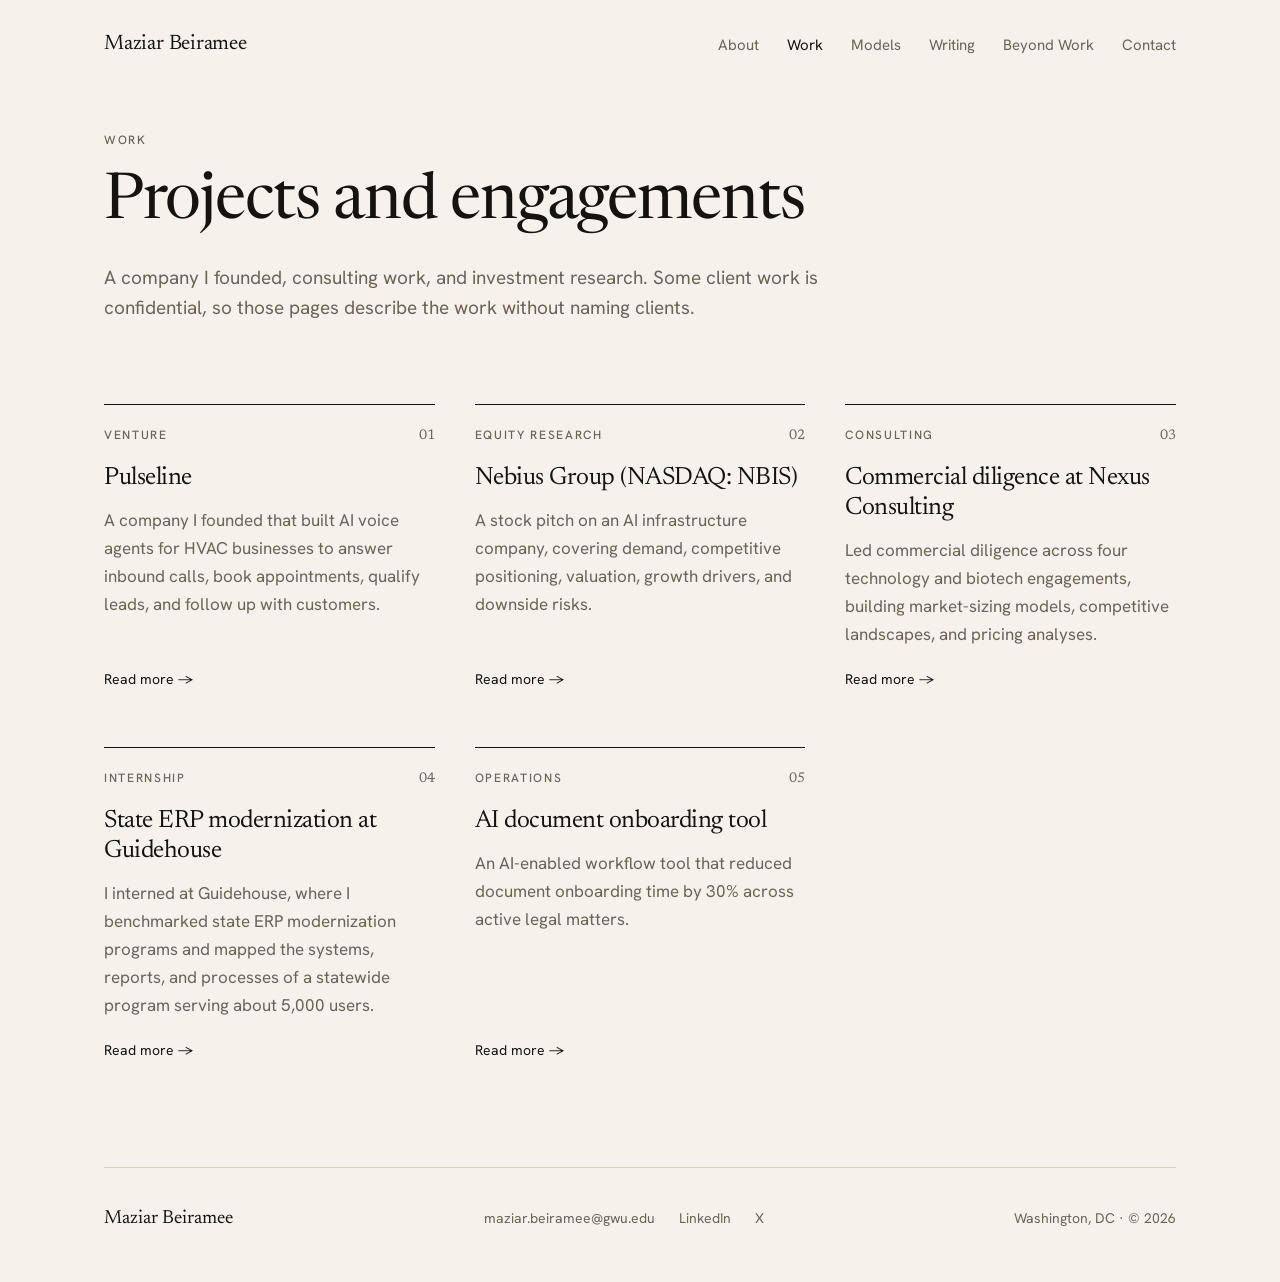
<file: work/index.html>
<!doctype html>
<html lang="en">
<head>
<meta charset="utf-8">
<meta name="viewport" content="width=device-width, initial-scale=1">
<title>Work | Maziar Beiramee</title>
<meta name="description" content="Selected work by Maziar Beiramee: Pulseline, equity research on Nebius Group, and commercial diligence.">
<meta name="author" content="Maziar Beiramee">
<link rel="canonical" href="https://maziarbeiramee.com/work/">
<meta property="og:site_name" content="Maziar Beiramee">
<meta property="og:title" content="Work | Maziar Beiramee">
<meta property="og:description" content="Selected work by Maziar Beiramee: Pulseline, equity research on Nebius Group, and commercial diligence.">
<meta property="og:type" content="website">
<meta property="og:url" content="https://maziarbeiramee.com/work/">
<meta property="og:image" content="https://maziarbeiramee.com/og.png">
<meta property="og:image:width" content="1200">
<meta property="og:image:height" content="630">
<meta name="twitter:card" content="summary_large_image">
<meta name="twitter:site" content="@BeirameeMaziar">
<meta name="twitter:title" content="Work | Maziar Beiramee">
<meta name="twitter:description" content="Selected work by Maziar Beiramee: Pulseline, equity research on Nebius Group, and commercial diligence.">
<meta name="twitter:image" content="https://maziarbeiramee.com/og.png">
<meta name="theme-color" content="#f6f1ea">
<link rel="icon" href="/favicon.svg" type="image/svg+xml">
<link rel="icon" href="/favicon-32.png" sizes="32x32" type="image/png">
<link rel="apple-touch-icon" href="/apple-touch-icon.png">
<link rel="preconnect" href="https://fonts.googleapis.com">
<link rel="preconnect" href="https://fonts.gstatic.com" crossorigin>
<link rel="stylesheet" href="https://fonts.googleapis.com/css2?family=Hanken+Grotesk:wght@400;500;600&family=Newsreader:ital,opsz,wght@0,6..72,400;0,6..72,500;1,6..72,400&display=swap">
<link rel="stylesheet" href="/style.css">
</head>
<body>
<a class="skip" href="#main">Skip to content</a>
<header class="site-header wrap">
  <a class="brand" href="/">Maziar Beiramee</a>
  <details class="menu"><summary aria-label="Menu">Menu</summary><nav aria-label="Primary"><a href="/about/">About</a><a href="/work/" aria-current="page">Work</a><a href="/models/">Models</a><a href="/writing/">Writing</a><a href="/beyond/">Beyond Work</a><a href="/contact/">Contact</a></nav></details>
  <nav class="desk-nav" aria-label="Primary"><a href="/about/">About</a><a href="/work/" aria-current="page">Work</a><a href="/models/">Models</a><a href="/writing/">Writing</a><a href="/beyond/">Beyond Work</a><a href="/contact/">Contact</a></nav>
</header>
<main id="main" class="wrap">
<section class="page-head rise"><p class="eyebrow">Work</p><h1>Projects and engagements</h1><p class="lede">A company I founded, consulting work, and investment research. Some client work is confidential, so those pages describe the work without naming clients.</p></section><section class="band first"><div class="cards"><a class="card" href="/work/pulseline/">
  <div class="card-top"><span class="eyebrow">Venture</span><span class="num">01</span></div>
  <h3>Pulseline</h3>
  <p>A company I founded that built AI voice agents for HVAC businesses to answer inbound calls, book appointments, qualify leads, and follow up with customers.</p>
  <span class="more">Read more <span aria-hidden="true">&rarr;</span></span>
</a><a class="card" href="/work/nebius-equity-pitch/">
  <div class="card-top"><span class="eyebrow">Equity research</span><span class="num">02</span></div>
  <h3>Nebius Group (NASDAQ: NBIS)</h3>
  <p>A stock pitch on an AI infrastructure company, covering demand, competitive positioning, valuation, growth drivers, and downside risks.</p>
  <span class="more">Read more <span aria-hidden="true">&rarr;</span></span>
</a><a class="card" href="/work/nexus-commercial-diligence/">
  <div class="card-top"><span class="eyebrow">Consulting</span><span class="num">03</span></div>
  <h3>Commercial diligence at Nexus Consulting</h3>
  <p>Led commercial diligence across four technology and biotech engagements, building market-sizing models, competitive landscapes, and pricing analyses.</p>
  <span class="more">Read more <span aria-hidden="true">&rarr;</span></span>
</a><a class="card" href="/work/guidehouse-erp-benchmarking/">
  <div class="card-top"><span class="eyebrow">Internship</span><span class="num">04</span></div>
  <h3>State ERP modernization at Guidehouse</h3>
  <p>I interned at Guidehouse, where I benchmarked state ERP modernization programs and mapped the systems, reports, and processes of a statewide program serving about 5,000 users.</p>
  <span class="more">Read more <span aria-hidden="true">&rarr;</span></span>
</a><a class="card" href="/work/legal-workflow-automation/">
  <div class="card-top"><span class="eyebrow">Operations</span><span class="num">05</span></div>
  <h3>AI document onboarding tool</h3>
  <p>An AI-enabled workflow tool that reduced document onboarding time by 30% across active legal matters.</p>
  <span class="more">Read more <span aria-hidden="true">&rarr;</span></span>
</a></div></section>
</main>
<footer class="site-footer wrap">
  <div class="foot-name">Maziar Beiramee</div>
  <div class="foot-links"><a href="mailto:maziar.beiramee@gwu.edu">maziar.beiramee@gwu.edu</a><a href="https://www.linkedin.com/in/maziarbeiramee" rel="noopener">LinkedIn</a><a href="https://x.com/BeirameeMaziar" rel="noopener">X</a></div>
  <div class="foot-meta">Washington, DC &middot; &copy; 2026</div>
</footer>
</body>
</html>
</file>
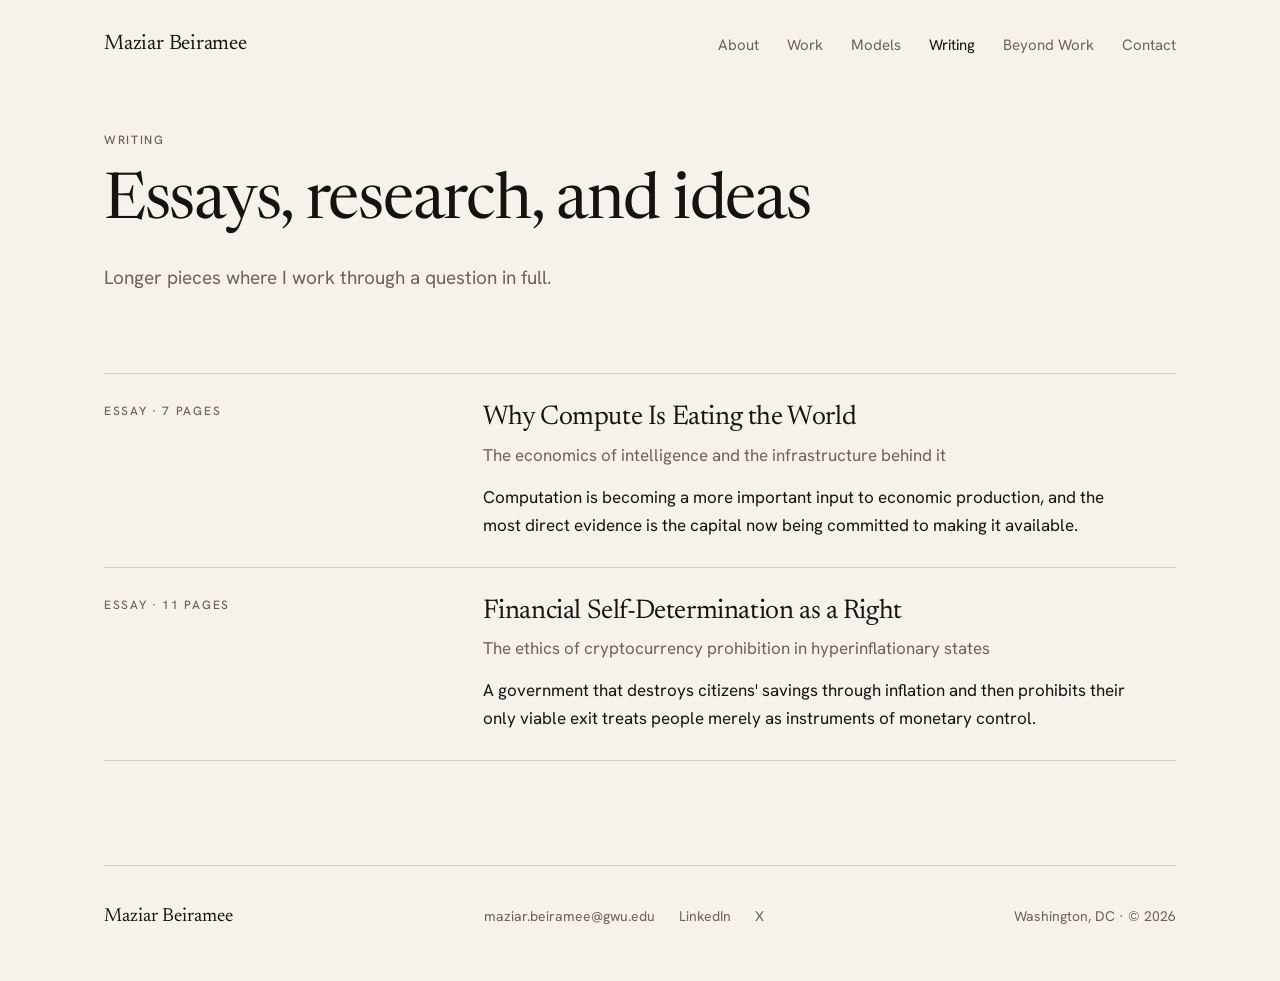
<file: writing/index.html>
<!doctype html>
<html lang="en">
<head>
<meta charset="utf-8">
<meta name="viewport" content="width=device-width, initial-scale=1">
<title>Writing | Maziar Beiramee</title>
<meta name="description" content="Essays by Maziar Beiramee on compute, markets, and financial freedom.">
<meta name="author" content="Maziar Beiramee">
<link rel="canonical" href="https://maziarbeiramee.com/writing/">
<meta property="og:site_name" content="Maziar Beiramee">
<meta property="og:title" content="Writing | Maziar Beiramee">
<meta property="og:description" content="Essays by Maziar Beiramee on compute, markets, and financial freedom.">
<meta property="og:type" content="website">
<meta property="og:url" content="https://maziarbeiramee.com/writing/">
<meta property="og:image" content="https://maziarbeiramee.com/og.png">
<meta property="og:image:width" content="1200">
<meta property="og:image:height" content="630">
<meta name="twitter:card" content="summary_large_image">
<meta name="twitter:site" content="@BeirameeMaziar">
<meta name="twitter:title" content="Writing | Maziar Beiramee">
<meta name="twitter:description" content="Essays by Maziar Beiramee on compute, markets, and financial freedom.">
<meta name="twitter:image" content="https://maziarbeiramee.com/og.png">
<meta name="theme-color" content="#f6f1ea">
<link rel="icon" href="/favicon.svg" type="image/svg+xml">
<link rel="icon" href="/favicon-32.png" sizes="32x32" type="image/png">
<link rel="apple-touch-icon" href="/apple-touch-icon.png">
<link rel="preconnect" href="https://fonts.googleapis.com">
<link rel="preconnect" href="https://fonts.gstatic.com" crossorigin>
<link rel="stylesheet" href="https://fonts.googleapis.com/css2?family=Hanken+Grotesk:wght@400;500;600&family=Newsreader:ital,opsz,wght@0,6..72,400;0,6..72,500;1,6..72,400&display=swap">
<link rel="stylesheet" href="/style.css">
</head>
<body>
<a class="skip" href="#main">Skip to content</a>
<header class="site-header wrap">
  <a class="brand" href="/">Maziar Beiramee</a>
  <details class="menu"><summary aria-label="Menu">Menu</summary><nav aria-label="Primary"><a href="/about/">About</a><a href="/work/">Work</a><a href="/models/">Models</a><a href="/writing/" aria-current="page">Writing</a><a href="/beyond/">Beyond Work</a><a href="/contact/">Contact</a></nav></details>
  <nav class="desk-nav" aria-label="Primary"><a href="/about/">About</a><a href="/work/">Work</a><a href="/models/">Models</a><a href="/writing/" aria-current="page">Writing</a><a href="/beyond/">Beyond Work</a><a href="/contact/">Contact</a></nav>
</header>
<main id="main" class="wrap">
<section class="page-head rise"><p class="eyebrow">Writing</p><h1>Essays, research, and ideas</h1><p class="lede">Longer pieces where I work through a question in full.</p></section><section class="band first"><ul class="rows long"><li><a class="row" href="/writing/why-compute-is-eating-the-world/">
  <span class="eyebrow">Essay &middot; 7 pages</span>
  <span><span class="row-title">Why Compute Is Eating the World</span><span class="row-sub">The economics of intelligence and the infrastructure behind it</span><span class="row-ex">Computation is becoming a more important input to economic production, and the most direct evidence is the capital now being committed to making it available.</span></span></a></li><li><a class="row" href="/writing/financial-self-determination/">
  <span class="eyebrow">Essay &middot; 11 pages</span>
  <span><span class="row-title">Financial Self-Determination as a Right</span><span class="row-sub">The ethics of cryptocurrency prohibition in hyperinflationary states</span><span class="row-ex">A government that destroys citizens&#x27; savings through inflation and then prohibits their only viable exit treats people merely as instruments of monetary control.</span></span></a></li></ul></section>
</main>
<footer class="site-footer wrap">
  <div class="foot-name">Maziar Beiramee</div>
  <div class="foot-links"><a href="mailto:maziar.beiramee@gwu.edu">maziar.beiramee@gwu.edu</a><a href="https://www.linkedin.com/in/maziarbeiramee" rel="noopener">LinkedIn</a><a href="https://x.com/BeirameeMaziar" rel="noopener">X</a></div>
  <div class="foot-meta">Washington, DC &middot; &copy; 2026</div>
</footer>
</body>
</html>
</file>
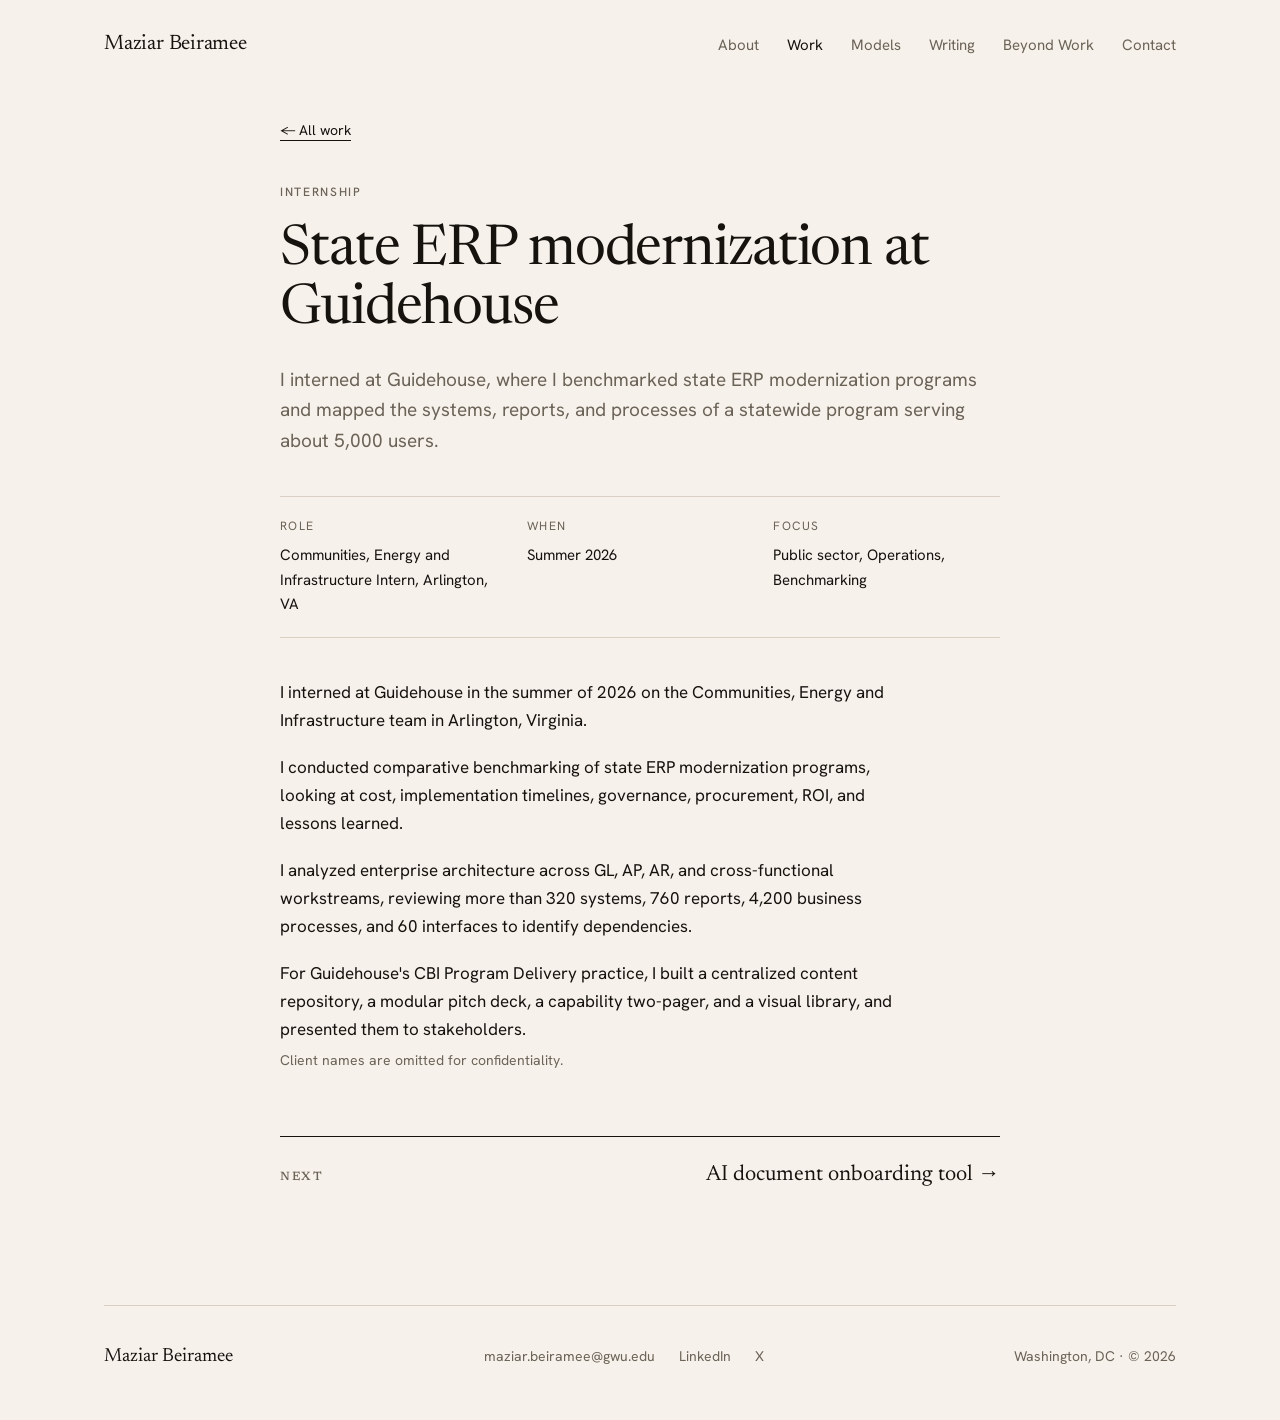
<file: work/guidehouse-erp-benchmarking/index.html>
<!doctype html>
<html lang="en">
<head>
<meta charset="utf-8">
<meta name="viewport" content="width=device-width, initial-scale=1">
<title>State ERP modernization at Guidehouse | Maziar Beiramee</title>
<meta name="description" content="I interned at Guidehouse, where I benchmarked state ERP modernization programs and mapped the systems, reports, and processes of a statewide program serving about 5,000 users.">
<meta name="author" content="Maziar Beiramee">
<link rel="canonical" href="https://maziarbeiramee.com/work/guidehouse-erp-benchmarking/">
<meta property="og:site_name" content="Maziar Beiramee">
<meta property="og:title" content="State ERP modernization at Guidehouse | Maziar Beiramee">
<meta property="og:description" content="I interned at Guidehouse, where I benchmarked state ERP modernization programs and mapped the systems, reports, and processes of a statewide program serving about 5,000 users.">
<meta property="og:type" content="article">
<meta property="og:url" content="https://maziarbeiramee.com/work/guidehouse-erp-benchmarking/">
<meta property="og:image" content="https://maziarbeiramee.com/og.png">
<meta property="og:image:width" content="1200">
<meta property="og:image:height" content="630">
<meta name="twitter:card" content="summary_large_image">
<meta name="twitter:site" content="@BeirameeMaziar">
<meta name="twitter:title" content="State ERP modernization at Guidehouse | Maziar Beiramee">
<meta name="twitter:description" content="I interned at Guidehouse, where I benchmarked state ERP modernization programs and mapped the systems, reports, and processes of a statewide program serving about 5,000 users.">
<meta name="twitter:image" content="https://maziarbeiramee.com/og.png">
<meta name="theme-color" content="#f6f1ea">
<link rel="icon" href="/favicon.svg" type="image/svg+xml">
<link rel="icon" href="/favicon-32.png" sizes="32x32" type="image/png">
<link rel="apple-touch-icon" href="/apple-touch-icon.png">
<link rel="preconnect" href="https://fonts.googleapis.com">
<link rel="preconnect" href="https://fonts.gstatic.com" crossorigin>
<link rel="stylesheet" href="https://fonts.googleapis.com/css2?family=Hanken+Grotesk:wght@400;500;600&family=Newsreader:ital,opsz,wght@0,6..72,400;0,6..72,500;1,6..72,400&display=swap">
<link rel="stylesheet" href="/style.css">
</head>
<body>
<a class="skip" href="#main">Skip to content</a>
<header class="site-header wrap">
  <a class="brand" href="/">Maziar Beiramee</a>
  <details class="menu"><summary aria-label="Menu">Menu</summary><nav aria-label="Primary"><a href="/about/">About</a><a href="/work/" aria-current="page">Work</a><a href="/models/">Models</a><a href="/writing/">Writing</a><a href="/beyond/">Beyond Work</a><a href="/contact/">Contact</a></nav></details>
  <nav class="desk-nav" aria-label="Primary"><a href="/about/">About</a><a href="/work/" aria-current="page">Work</a><a href="/models/">Models</a><a href="/writing/">Writing</a><a href="/beyond/">Beyond Work</a><a href="/contact/">Contact</a></nav>
</header>
<main id="main" class="wrap">

<article class="article">
  <p class="back"><a class="u small" href="/work/">&larr; All work</a></p>
  <p class="eyebrow">Internship</p>
  <h1>State ERP modernization at Guidehouse</h1>
  <p class="lede">I interned at Guidehouse, where I benchmarked state ERP modernization programs and mapped the systems, reports, and processes of a statewide program serving about 5,000 users.</p>
  <dl class="meta"><div><dt>Role</dt><dd>Communities, Energy and Infrastructure Intern, Arlington, VA</dd></div><div><dt>When</dt><dd>Summer 2026</dd></div><div><dt>Focus</dt><dd>Public sector, Operations, Benchmarking</dd></div></dl>
  <div class="prose"><p>I interned at Guidehouse in the summer of 2026 on the Communities, Energy and Infrastructure team in Arlington, Virginia.</p><p>I conducted comparative benchmarking of state ERP modernization programs, looking at cost, implementation timelines, governance, procurement, ROI, and lessons learned.</p><p>I analyzed enterprise architecture across GL, AP, AR, and cross-functional workstreams, reviewing more than 320 systems, 760 reports, 4,200 business processes, and 60 interfaces to identify dependencies.</p><p>For Guidehouse&#x27;s CBI Program Delivery practice, I built a centralized content repository, a modular pitch deck, a capability two-pager, and a visual library, and presented them to stakeholders.</p></div>
  <p class="muted small">Client names are omitted for confidentiality.</p>
  <a class="next" href="/work/legal-workflow-automation/"><span class="eyebrow">Next</span><span>AI document onboarding tool &rarr;</span></a>
</article>
</main>
<footer class="site-footer wrap">
  <div class="foot-name">Maziar Beiramee</div>
  <div class="foot-links"><a href="mailto:maziar.beiramee@gwu.edu">maziar.beiramee@gwu.edu</a><a href="https://www.linkedin.com/in/maziarbeiramee" rel="noopener">LinkedIn</a><a href="https://x.com/BeirameeMaziar" rel="noopener">X</a></div>
  <div class="foot-meta">Washington, DC &middot; &copy; 2026</div>
</footer>
</body>
</html>
</file>
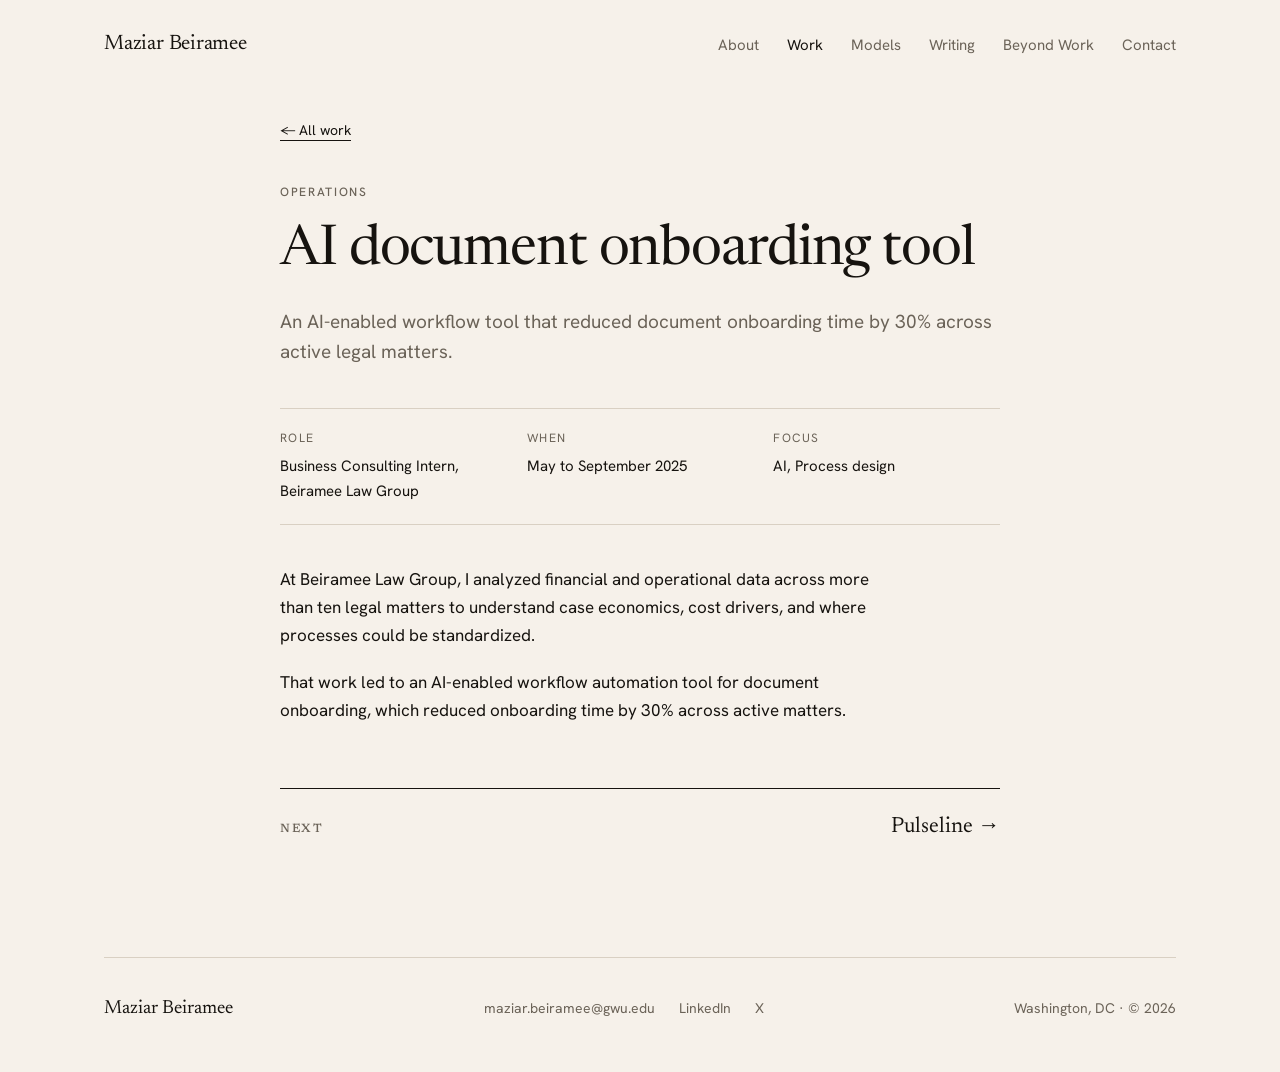
<file: work/legal-workflow-automation/index.html>
<!doctype html>
<html lang="en">
<head>
<meta charset="utf-8">
<meta name="viewport" content="width=device-width, initial-scale=1">
<title>AI document onboarding tool | Maziar Beiramee</title>
<meta name="description" content="An AI-enabled workflow tool that reduced document onboarding time by 30% across active legal matters.">
<meta name="author" content="Maziar Beiramee">
<link rel="canonical" href="https://maziarbeiramee.com/work/legal-workflow-automation/">
<meta property="og:site_name" content="Maziar Beiramee">
<meta property="og:title" content="AI document onboarding tool | Maziar Beiramee">
<meta property="og:description" content="An AI-enabled workflow tool that reduced document onboarding time by 30% across active legal matters.">
<meta property="og:type" content="article">
<meta property="og:url" content="https://maziarbeiramee.com/work/legal-workflow-automation/">
<meta property="og:image" content="https://maziarbeiramee.com/og.png">
<meta property="og:image:width" content="1200">
<meta property="og:image:height" content="630">
<meta name="twitter:card" content="summary_large_image">
<meta name="twitter:site" content="@BeirameeMaziar">
<meta name="twitter:title" content="AI document onboarding tool | Maziar Beiramee">
<meta name="twitter:description" content="An AI-enabled workflow tool that reduced document onboarding time by 30% across active legal matters.">
<meta name="twitter:image" content="https://maziarbeiramee.com/og.png">
<meta name="theme-color" content="#f6f1ea">
<link rel="icon" href="/favicon.svg" type="image/svg+xml">
<link rel="icon" href="/favicon-32.png" sizes="32x32" type="image/png">
<link rel="apple-touch-icon" href="/apple-touch-icon.png">
<link rel="preconnect" href="https://fonts.googleapis.com">
<link rel="preconnect" href="https://fonts.gstatic.com" crossorigin>
<link rel="stylesheet" href="https://fonts.googleapis.com/css2?family=Hanken+Grotesk:wght@400;500;600&family=Newsreader:ital,opsz,wght@0,6..72,400;0,6..72,500;1,6..72,400&display=swap">
<link rel="stylesheet" href="/style.css">
</head>
<body>
<a class="skip" href="#main">Skip to content</a>
<header class="site-header wrap">
  <a class="brand" href="/">Maziar Beiramee</a>
  <details class="menu"><summary aria-label="Menu">Menu</summary><nav aria-label="Primary"><a href="/about/">About</a><a href="/work/" aria-current="page">Work</a><a href="/models/">Models</a><a href="/writing/">Writing</a><a href="/beyond/">Beyond Work</a><a href="/contact/">Contact</a></nav></details>
  <nav class="desk-nav" aria-label="Primary"><a href="/about/">About</a><a href="/work/" aria-current="page">Work</a><a href="/models/">Models</a><a href="/writing/">Writing</a><a href="/beyond/">Beyond Work</a><a href="/contact/">Contact</a></nav>
</header>
<main id="main" class="wrap">

<article class="article">
  <p class="back"><a class="u small" href="/work/">&larr; All work</a></p>
  <p class="eyebrow">Operations</p>
  <h1>AI document onboarding tool</h1>
  <p class="lede">An AI-enabled workflow tool that reduced document onboarding time by 30% across active legal matters.</p>
  <dl class="meta"><div><dt>Role</dt><dd>Business Consulting Intern, Beiramee Law Group</dd></div><div><dt>When</dt><dd>May to September 2025</dd></div><div><dt>Focus</dt><dd>AI, Process design</dd></div></dl>
  <div class="prose"><p>At Beiramee Law Group, I analyzed financial and operational data across more than ten legal matters to understand case economics, cost drivers, and where processes could be standardized.</p><p>That work led to an AI-enabled workflow automation tool for document onboarding, which reduced onboarding time by 30% across active matters.</p></div>
  
  <a class="next" href="/work/pulseline/"><span class="eyebrow">Next</span><span>Pulseline &rarr;</span></a>
</article>
</main>
<footer class="site-footer wrap">
  <div class="foot-name">Maziar Beiramee</div>
  <div class="foot-links"><a href="mailto:maziar.beiramee@gwu.edu">maziar.beiramee@gwu.edu</a><a href="https://www.linkedin.com/in/maziarbeiramee" rel="noopener">LinkedIn</a><a href="https://x.com/BeirameeMaziar" rel="noopener">X</a></div>
  <div class="foot-meta">Washington, DC &middot; &copy; 2026</div>
</footer>
</body>
</html>
</file>
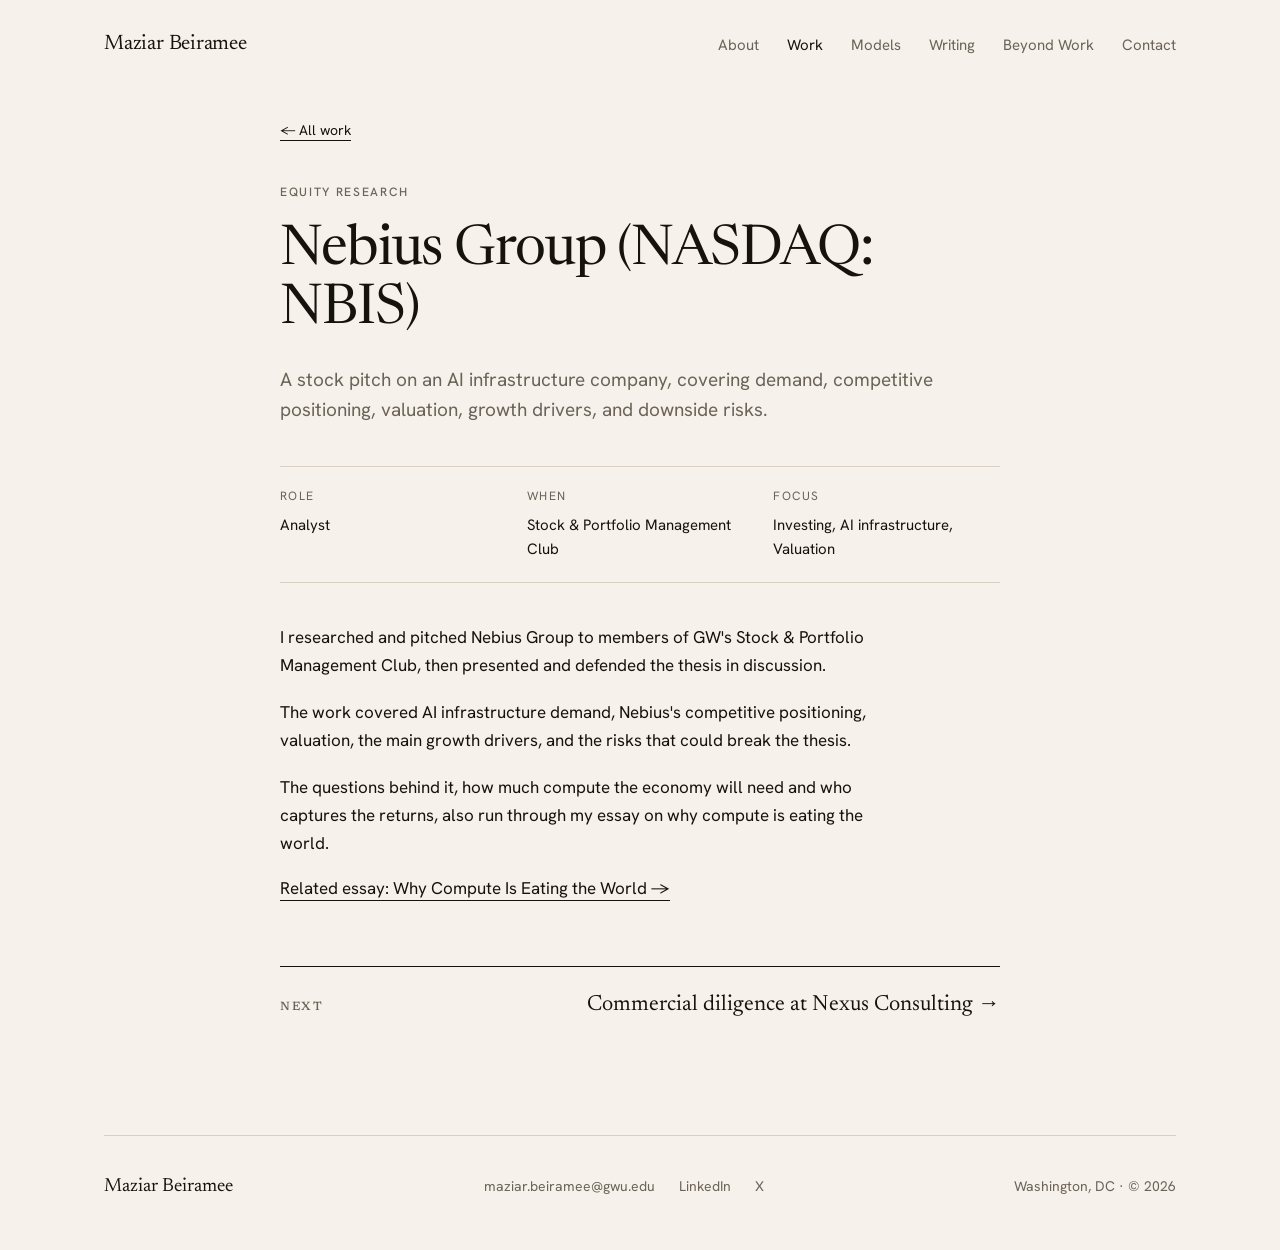
<file: work/nebius-equity-pitch/index.html>
<!doctype html>
<html lang="en">
<head>
<meta charset="utf-8">
<meta name="viewport" content="width=device-width, initial-scale=1">
<title>Nebius Group (NASDAQ: NBIS) | Maziar Beiramee</title>
<meta name="description" content="A stock pitch on an AI infrastructure company, covering demand, competitive positioning, valuation, growth drivers, and downside risks.">
<meta name="author" content="Maziar Beiramee">
<link rel="canonical" href="https://maziarbeiramee.com/work/nebius-equity-pitch/">
<meta property="og:site_name" content="Maziar Beiramee">
<meta property="og:title" content="Nebius Group (NASDAQ: NBIS) | Maziar Beiramee">
<meta property="og:description" content="A stock pitch on an AI infrastructure company, covering demand, competitive positioning, valuation, growth drivers, and downside risks.">
<meta property="og:type" content="article">
<meta property="og:url" content="https://maziarbeiramee.com/work/nebius-equity-pitch/">
<meta property="og:image" content="https://maziarbeiramee.com/og.png">
<meta property="og:image:width" content="1200">
<meta property="og:image:height" content="630">
<meta name="twitter:card" content="summary_large_image">
<meta name="twitter:site" content="@BeirameeMaziar">
<meta name="twitter:title" content="Nebius Group (NASDAQ: NBIS) | Maziar Beiramee">
<meta name="twitter:description" content="A stock pitch on an AI infrastructure company, covering demand, competitive positioning, valuation, growth drivers, and downside risks.">
<meta name="twitter:image" content="https://maziarbeiramee.com/og.png">
<meta name="theme-color" content="#f6f1ea">
<link rel="icon" href="/favicon.svg" type="image/svg+xml">
<link rel="icon" href="/favicon-32.png" sizes="32x32" type="image/png">
<link rel="apple-touch-icon" href="/apple-touch-icon.png">
<link rel="preconnect" href="https://fonts.googleapis.com">
<link rel="preconnect" href="https://fonts.gstatic.com" crossorigin>
<link rel="stylesheet" href="https://fonts.googleapis.com/css2?family=Hanken+Grotesk:wght@400;500;600&family=Newsreader:ital,opsz,wght@0,6..72,400;0,6..72,500;1,6..72,400&display=swap">
<link rel="stylesheet" href="/style.css">
</head>
<body>
<a class="skip" href="#main">Skip to content</a>
<header class="site-header wrap">
  <a class="brand" href="/">Maziar Beiramee</a>
  <details class="menu"><summary aria-label="Menu">Menu</summary><nav aria-label="Primary"><a href="/about/">About</a><a href="/work/" aria-current="page">Work</a><a href="/models/">Models</a><a href="/writing/">Writing</a><a href="/beyond/">Beyond Work</a><a href="/contact/">Contact</a></nav></details>
  <nav class="desk-nav" aria-label="Primary"><a href="/about/">About</a><a href="/work/" aria-current="page">Work</a><a href="/models/">Models</a><a href="/writing/">Writing</a><a href="/beyond/">Beyond Work</a><a href="/contact/">Contact</a></nav>
</header>
<main id="main" class="wrap">

<article class="article">
  <p class="back"><a class="u small" href="/work/">&larr; All work</a></p>
  <p class="eyebrow">Equity research</p>
  <h1>Nebius Group (NASDAQ: NBIS)</h1>
  <p class="lede">A stock pitch on an AI infrastructure company, covering demand, competitive positioning, valuation, growth drivers, and downside risks.</p>
  <dl class="meta"><div><dt>Role</dt><dd>Analyst</dd></div><div><dt>When</dt><dd>Stock &amp; Portfolio Management Club</dd></div><div><dt>Focus</dt><dd>Investing, AI infrastructure, Valuation</dd></div></dl>
  <div class="prose"><p>I researched and pitched Nebius Group to members of GW&#x27;s Stock &amp; Portfolio Management Club, then presented and defended the thesis in discussion.</p><p>The work covered AI infrastructure demand, Nebius&#x27;s competitive positioning, valuation, the main growth drivers, and the risks that could break the thesis.</p><p>The questions behind it, how much compute the economy will need and who captures the returns, also run through my essay on why compute is eating the world.</p></div>
  <p><a class="u" href="/writing/why-compute-is-eating-the-world/">Related essay: Why Compute Is Eating the World &rarr;</a></p>
  <a class="next" href="/work/nexus-commercial-diligence/"><span class="eyebrow">Next</span><span>Commercial diligence at Nexus Consulting &rarr;</span></a>
</article>
</main>
<footer class="site-footer wrap">
  <div class="foot-name">Maziar Beiramee</div>
  <div class="foot-links"><a href="mailto:maziar.beiramee@gwu.edu">maziar.beiramee@gwu.edu</a><a href="https://www.linkedin.com/in/maziarbeiramee" rel="noopener">LinkedIn</a><a href="https://x.com/BeirameeMaziar" rel="noopener">X</a></div>
  <div class="foot-meta">Washington, DC &middot; &copy; 2026</div>
</footer>
</body>
</html>
</file>
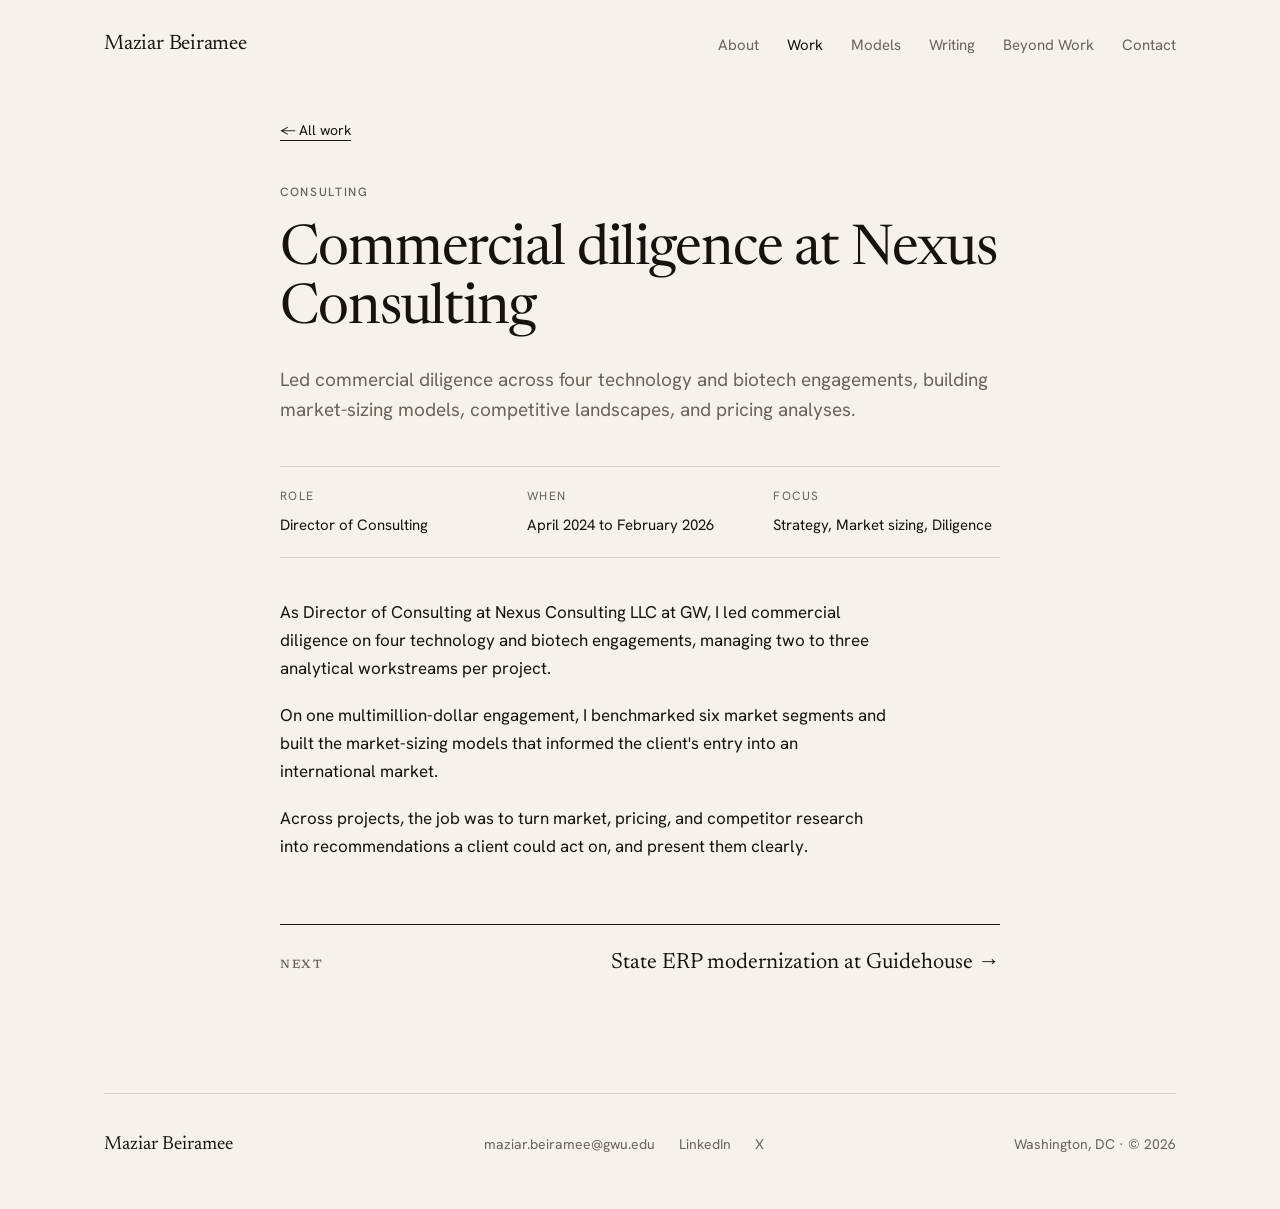
<file: work/nexus-commercial-diligence/index.html>
<!doctype html>
<html lang="en">
<head>
<meta charset="utf-8">
<meta name="viewport" content="width=device-width, initial-scale=1">
<title>Commercial diligence at Nexus Consulting | Maziar Beiramee</title>
<meta name="description" content="Led commercial diligence across four technology and biotech engagements, building market-sizing models, competitive landscapes, and pricing analyses.">
<meta name="author" content="Maziar Beiramee">
<link rel="canonical" href="https://maziarbeiramee.com/work/nexus-commercial-diligence/">
<meta property="og:site_name" content="Maziar Beiramee">
<meta property="og:title" content="Commercial diligence at Nexus Consulting | Maziar Beiramee">
<meta property="og:description" content="Led commercial diligence across four technology and biotech engagements, building market-sizing models, competitive landscapes, and pricing analyses.">
<meta property="og:type" content="article">
<meta property="og:url" content="https://maziarbeiramee.com/work/nexus-commercial-diligence/">
<meta property="og:image" content="https://maziarbeiramee.com/og.png">
<meta property="og:image:width" content="1200">
<meta property="og:image:height" content="630">
<meta name="twitter:card" content="summary_large_image">
<meta name="twitter:site" content="@BeirameeMaziar">
<meta name="twitter:title" content="Commercial diligence at Nexus Consulting | Maziar Beiramee">
<meta name="twitter:description" content="Led commercial diligence across four technology and biotech engagements, building market-sizing models, competitive landscapes, and pricing analyses.">
<meta name="twitter:image" content="https://maziarbeiramee.com/og.png">
<meta name="theme-color" content="#f6f1ea">
<link rel="icon" href="/favicon.svg" type="image/svg+xml">
<link rel="icon" href="/favicon-32.png" sizes="32x32" type="image/png">
<link rel="apple-touch-icon" href="/apple-touch-icon.png">
<link rel="preconnect" href="https://fonts.googleapis.com">
<link rel="preconnect" href="https://fonts.gstatic.com" crossorigin>
<link rel="stylesheet" href="https://fonts.googleapis.com/css2?family=Hanken+Grotesk:wght@400;500;600&family=Newsreader:ital,opsz,wght@0,6..72,400;0,6..72,500;1,6..72,400&display=swap">
<link rel="stylesheet" href="/style.css">
</head>
<body>
<a class="skip" href="#main">Skip to content</a>
<header class="site-header wrap">
  <a class="brand" href="/">Maziar Beiramee</a>
  <details class="menu"><summary aria-label="Menu">Menu</summary><nav aria-label="Primary"><a href="/about/">About</a><a href="/work/" aria-current="page">Work</a><a href="/models/">Models</a><a href="/writing/">Writing</a><a href="/beyond/">Beyond Work</a><a href="/contact/">Contact</a></nav></details>
  <nav class="desk-nav" aria-label="Primary"><a href="/about/">About</a><a href="/work/" aria-current="page">Work</a><a href="/models/">Models</a><a href="/writing/">Writing</a><a href="/beyond/">Beyond Work</a><a href="/contact/">Contact</a></nav>
</header>
<main id="main" class="wrap">

<article class="article">
  <p class="back"><a class="u small" href="/work/">&larr; All work</a></p>
  <p class="eyebrow">Consulting</p>
  <h1>Commercial diligence at Nexus Consulting</h1>
  <p class="lede">Led commercial diligence across four technology and biotech engagements, building market-sizing models, competitive landscapes, and pricing analyses.</p>
  <dl class="meta"><div><dt>Role</dt><dd>Director of Consulting</dd></div><div><dt>When</dt><dd>April 2024 to February 2026</dd></div><div><dt>Focus</dt><dd>Strategy, Market sizing, Diligence</dd></div></dl>
  <div class="prose"><p>As Director of Consulting at Nexus Consulting LLC at GW, I led commercial diligence on four technology and biotech engagements, managing two to three analytical workstreams per project.</p><p>On one multimillion-dollar engagement, I benchmarked six market segments and built the market-sizing models that informed the client&#x27;s entry into an international market.</p><p>Across projects, the job was to turn market, pricing, and competitor research into recommendations a client could act on, and present them clearly.</p></div>
  
  <a class="next" href="/work/guidehouse-erp-benchmarking/"><span class="eyebrow">Next</span><span>State ERP modernization at Guidehouse &rarr;</span></a>
</article>
</main>
<footer class="site-footer wrap">
  <div class="foot-name">Maziar Beiramee</div>
  <div class="foot-links"><a href="mailto:maziar.beiramee@gwu.edu">maziar.beiramee@gwu.edu</a><a href="https://www.linkedin.com/in/maziarbeiramee" rel="noopener">LinkedIn</a><a href="https://x.com/BeirameeMaziar" rel="noopener">X</a></div>
  <div class="foot-meta">Washington, DC &middot; &copy; 2026</div>
</footer>
</body>
</html>
</file>
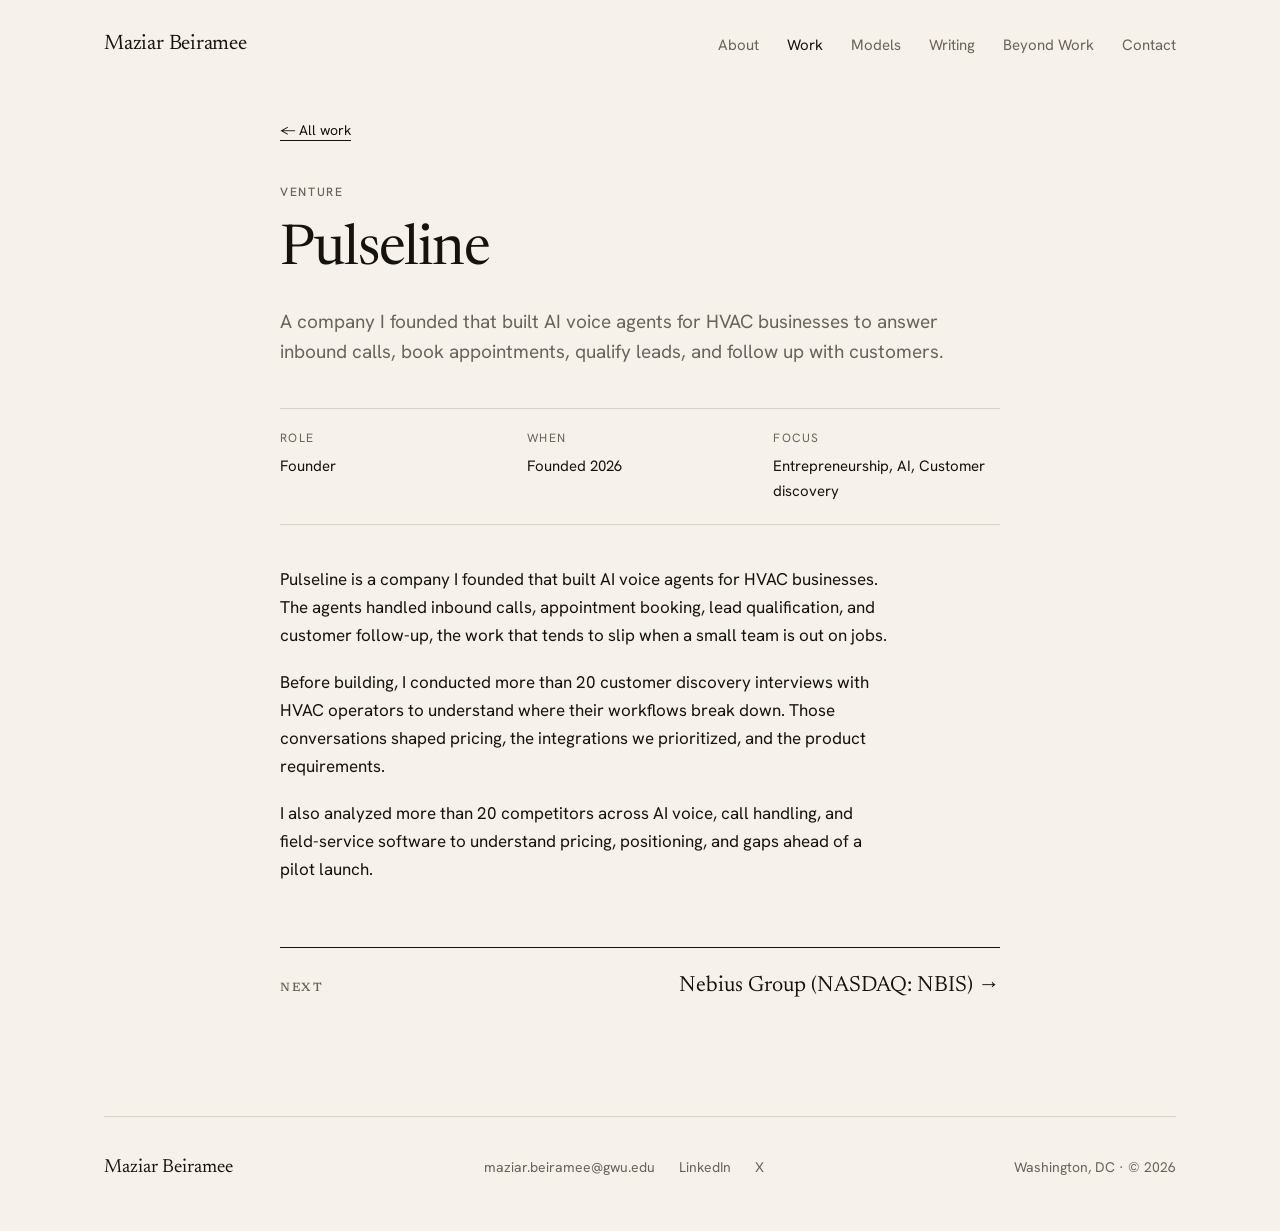
<file: work/pulseline/index.html>
<!doctype html>
<html lang="en">
<head>
<meta charset="utf-8">
<meta name="viewport" content="width=device-width, initial-scale=1">
<title>Pulseline | Maziar Beiramee</title>
<meta name="description" content="A company I founded that built AI voice agents for HVAC businesses to answer inbound calls, book appointments, qualify leads, and follow up with customers.">
<meta name="author" content="Maziar Beiramee">
<link rel="canonical" href="https://maziarbeiramee.com/work/pulseline/">
<meta property="og:site_name" content="Maziar Beiramee">
<meta property="og:title" content="Pulseline | Maziar Beiramee">
<meta property="og:description" content="A company I founded that built AI voice agents for HVAC businesses to answer inbound calls, book appointments, qualify leads, and follow up with customers.">
<meta property="og:type" content="article">
<meta property="og:url" content="https://maziarbeiramee.com/work/pulseline/">
<meta property="og:image" content="https://maziarbeiramee.com/og.png">
<meta property="og:image:width" content="1200">
<meta property="og:image:height" content="630">
<meta name="twitter:card" content="summary_large_image">
<meta name="twitter:site" content="@BeirameeMaziar">
<meta name="twitter:title" content="Pulseline | Maziar Beiramee">
<meta name="twitter:description" content="A company I founded that built AI voice agents for HVAC businesses to answer inbound calls, book appointments, qualify leads, and follow up with customers.">
<meta name="twitter:image" content="https://maziarbeiramee.com/og.png">
<meta name="theme-color" content="#f6f1ea">
<link rel="icon" href="/favicon.svg" type="image/svg+xml">
<link rel="icon" href="/favicon-32.png" sizes="32x32" type="image/png">
<link rel="apple-touch-icon" href="/apple-touch-icon.png">
<link rel="preconnect" href="https://fonts.googleapis.com">
<link rel="preconnect" href="https://fonts.gstatic.com" crossorigin>
<link rel="stylesheet" href="https://fonts.googleapis.com/css2?family=Hanken+Grotesk:wght@400;500;600&family=Newsreader:ital,opsz,wght@0,6..72,400;0,6..72,500;1,6..72,400&display=swap">
<link rel="stylesheet" href="/style.css">
</head>
<body>
<a class="skip" href="#main">Skip to content</a>
<header class="site-header wrap">
  <a class="brand" href="/">Maziar Beiramee</a>
  <details class="menu"><summary aria-label="Menu">Menu</summary><nav aria-label="Primary"><a href="/about/">About</a><a href="/work/" aria-current="page">Work</a><a href="/models/">Models</a><a href="/writing/">Writing</a><a href="/beyond/">Beyond Work</a><a href="/contact/">Contact</a></nav></details>
  <nav class="desk-nav" aria-label="Primary"><a href="/about/">About</a><a href="/work/" aria-current="page">Work</a><a href="/models/">Models</a><a href="/writing/">Writing</a><a href="/beyond/">Beyond Work</a><a href="/contact/">Contact</a></nav>
</header>
<main id="main" class="wrap">

<article class="article">
  <p class="back"><a class="u small" href="/work/">&larr; All work</a></p>
  <p class="eyebrow">Venture</p>
  <h1>Pulseline</h1>
  <p class="lede">A company I founded that built AI voice agents for HVAC businesses to answer inbound calls, book appointments, qualify leads, and follow up with customers.</p>
  <dl class="meta"><div><dt>Role</dt><dd>Founder</dd></div><div><dt>When</dt><dd>Founded 2026</dd></div><div><dt>Focus</dt><dd>Entrepreneurship, AI, Customer discovery</dd></div></dl>
  <div class="prose"><p>Pulseline is a company I founded that built AI voice agents for HVAC businesses. The agents handled inbound calls, appointment booking, lead qualification, and customer follow-up, the work that tends to slip when a small team is out on jobs.</p><p>Before building, I conducted more than 20 customer discovery interviews with HVAC operators to understand where their workflows break down. Those conversations shaped pricing, the integrations we prioritized, and the product requirements.</p><p>I also analyzed more than 20 competitors across AI voice, call handling, and field-service software to understand pricing, positioning, and gaps ahead of a pilot launch.</p></div>
  
  <a class="next" href="/work/nebius-equity-pitch/"><span class="eyebrow">Next</span><span>Nebius Group (NASDAQ: NBIS) &rarr;</span></a>
</article>
</main>
<footer class="site-footer wrap">
  <div class="foot-name">Maziar Beiramee</div>
  <div class="foot-links"><a href="mailto:maziar.beiramee@gwu.edu">maziar.beiramee@gwu.edu</a><a href="https://www.linkedin.com/in/maziarbeiramee" rel="noopener">LinkedIn</a><a href="https://x.com/BeirameeMaziar" rel="noopener">X</a></div>
  <div class="foot-meta">Washington, DC &middot; &copy; 2026</div>
</footer>
</body>
</html>
</file>
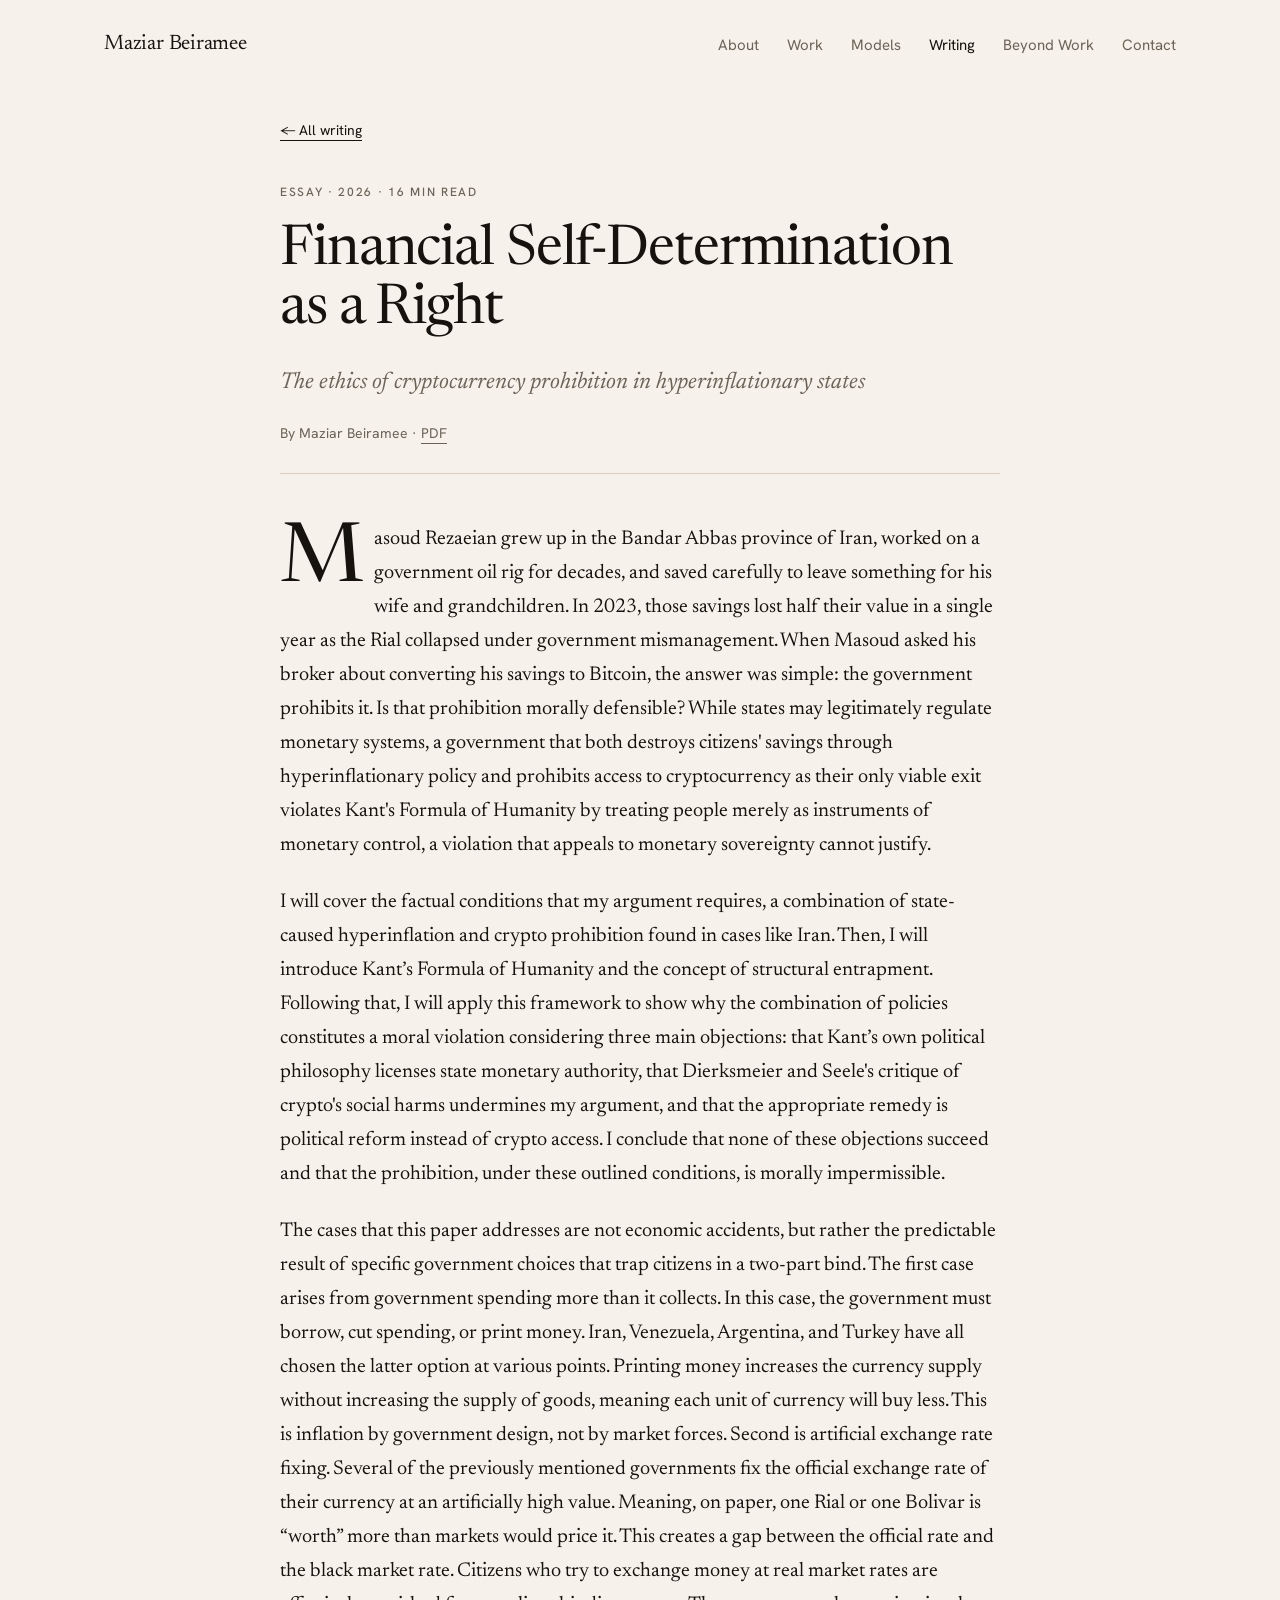
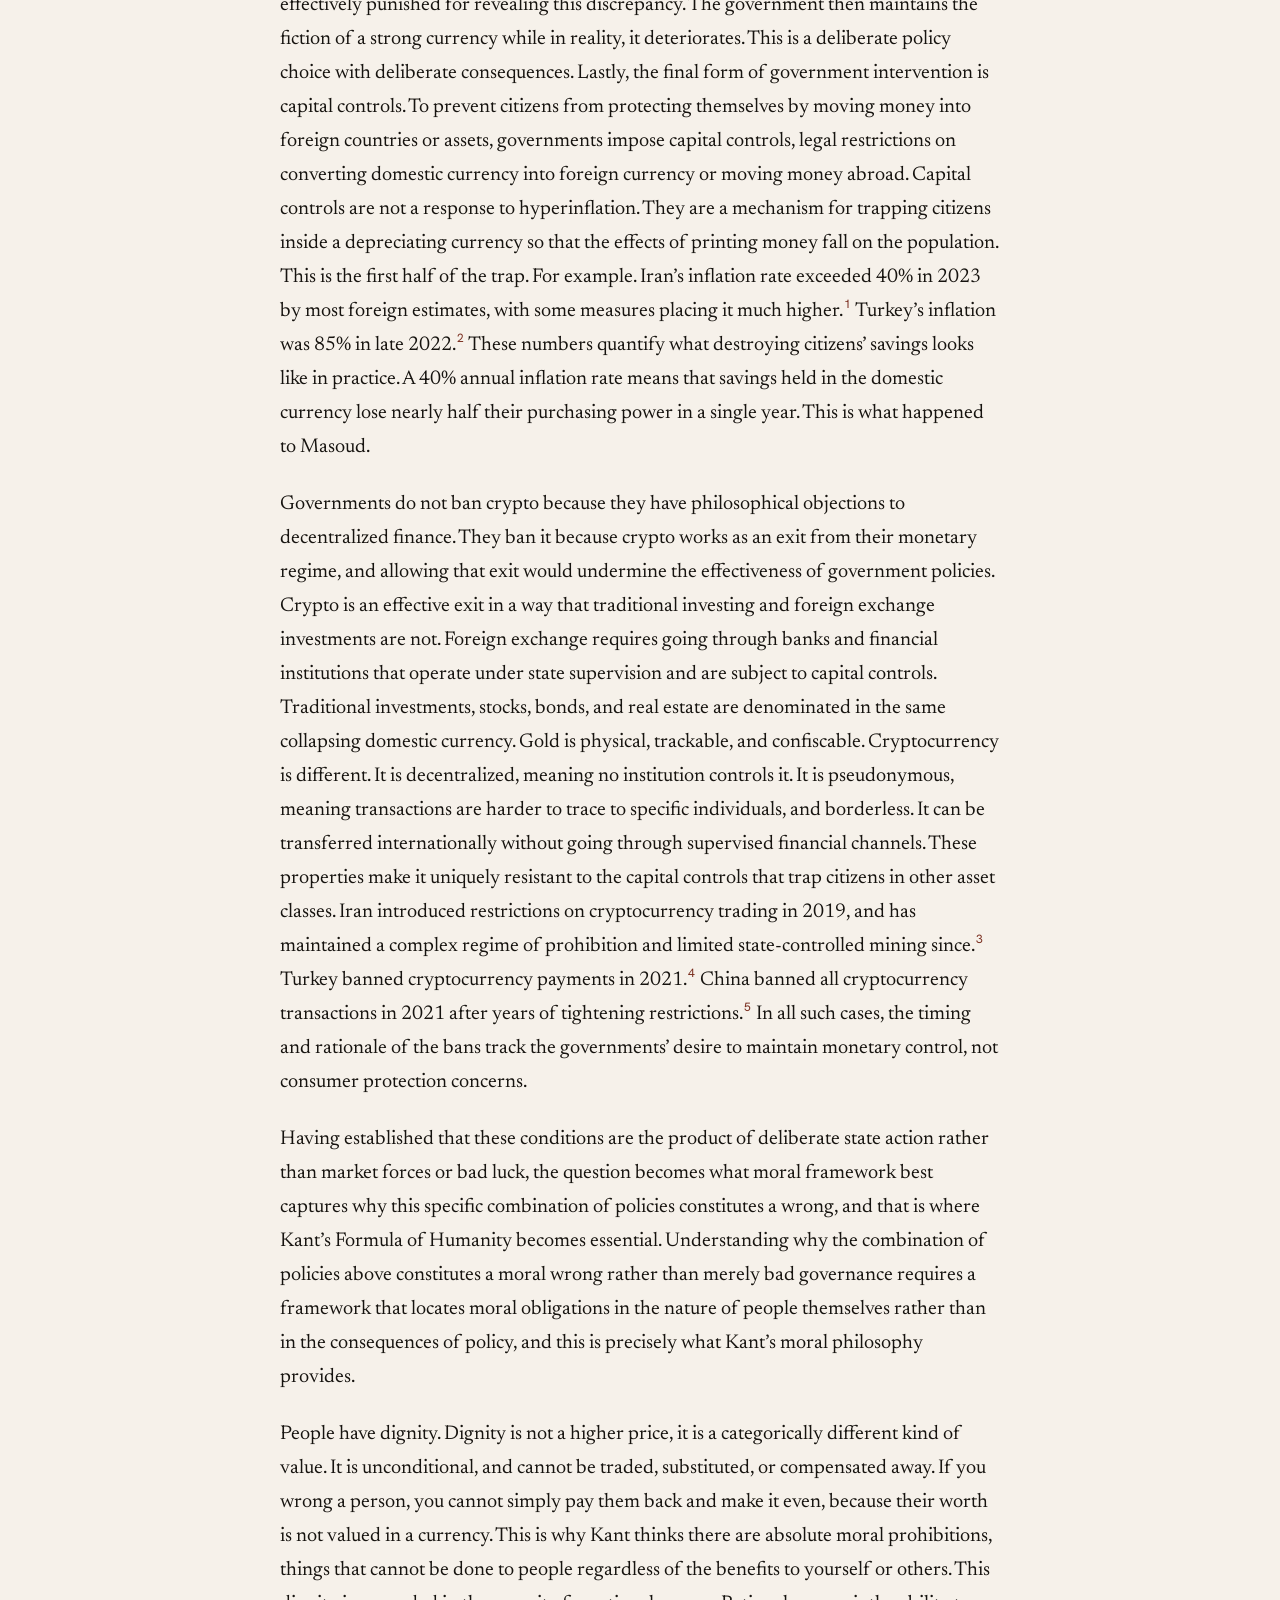
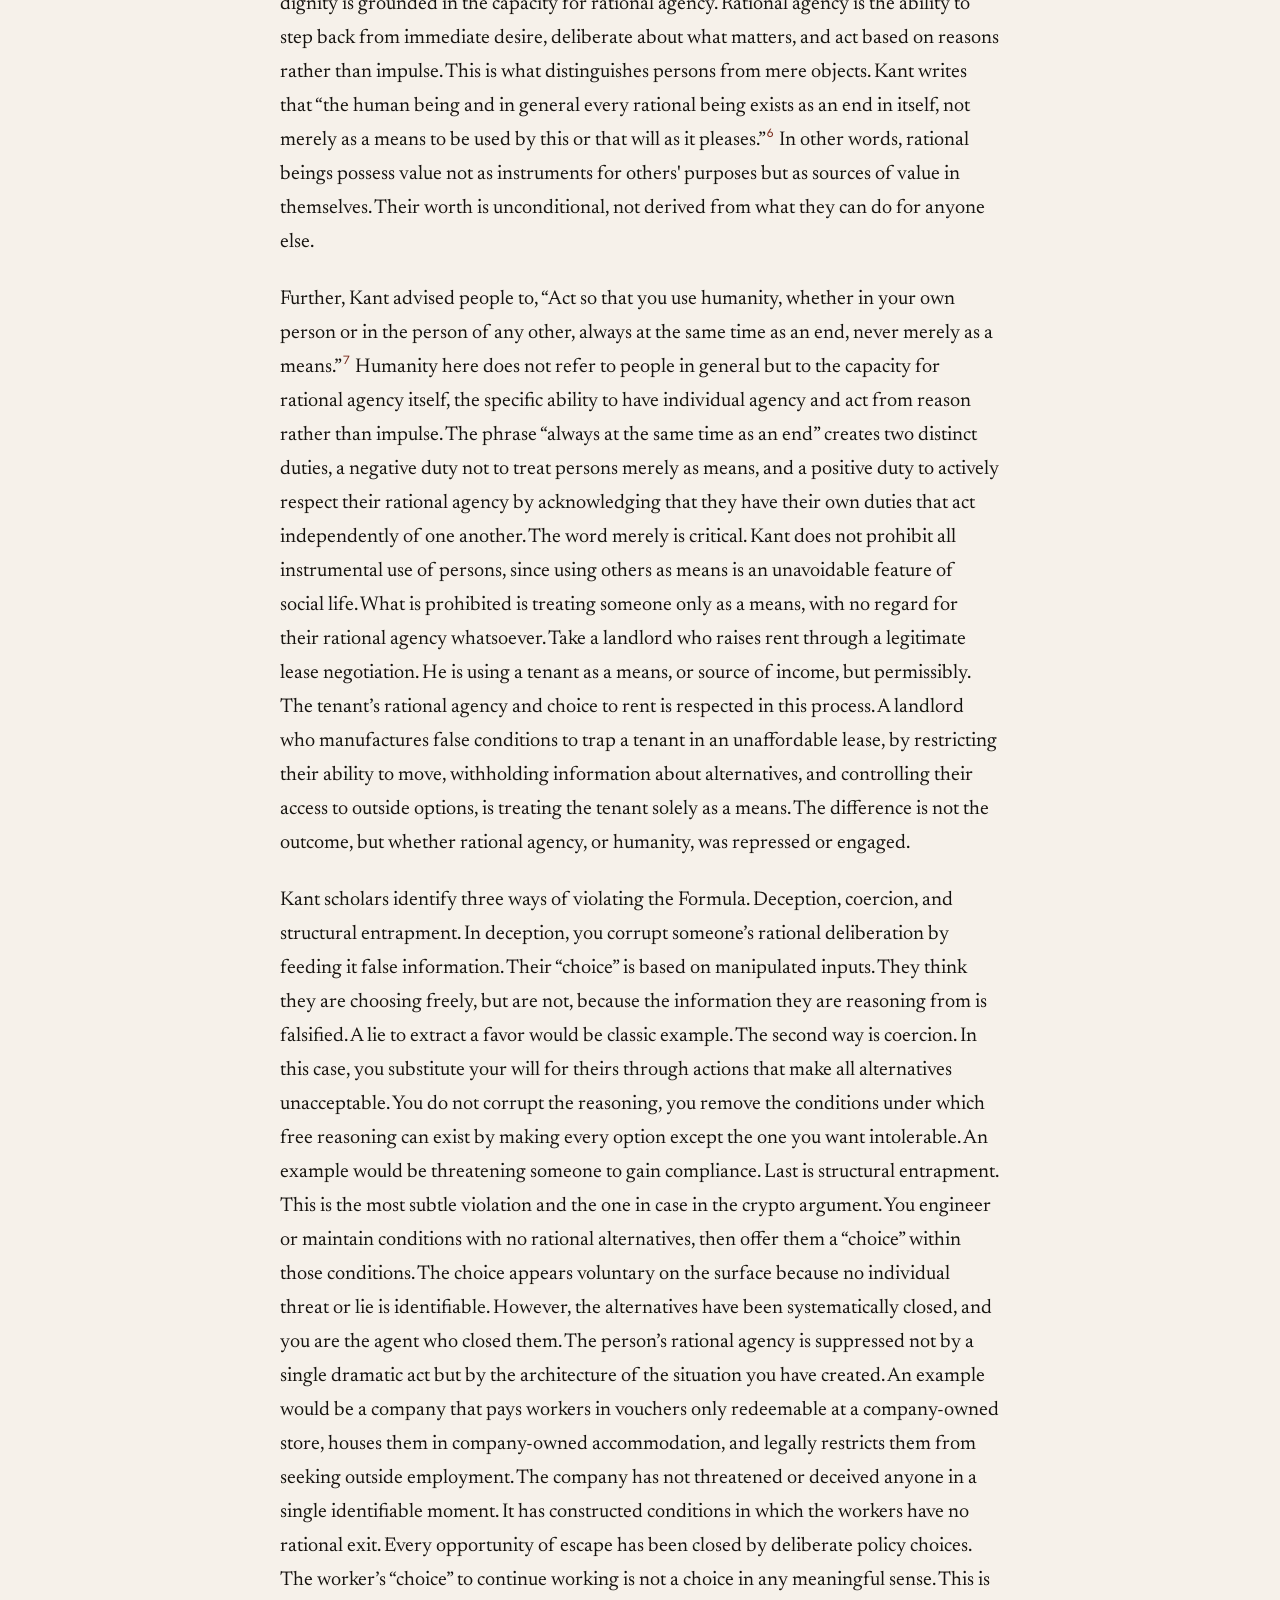
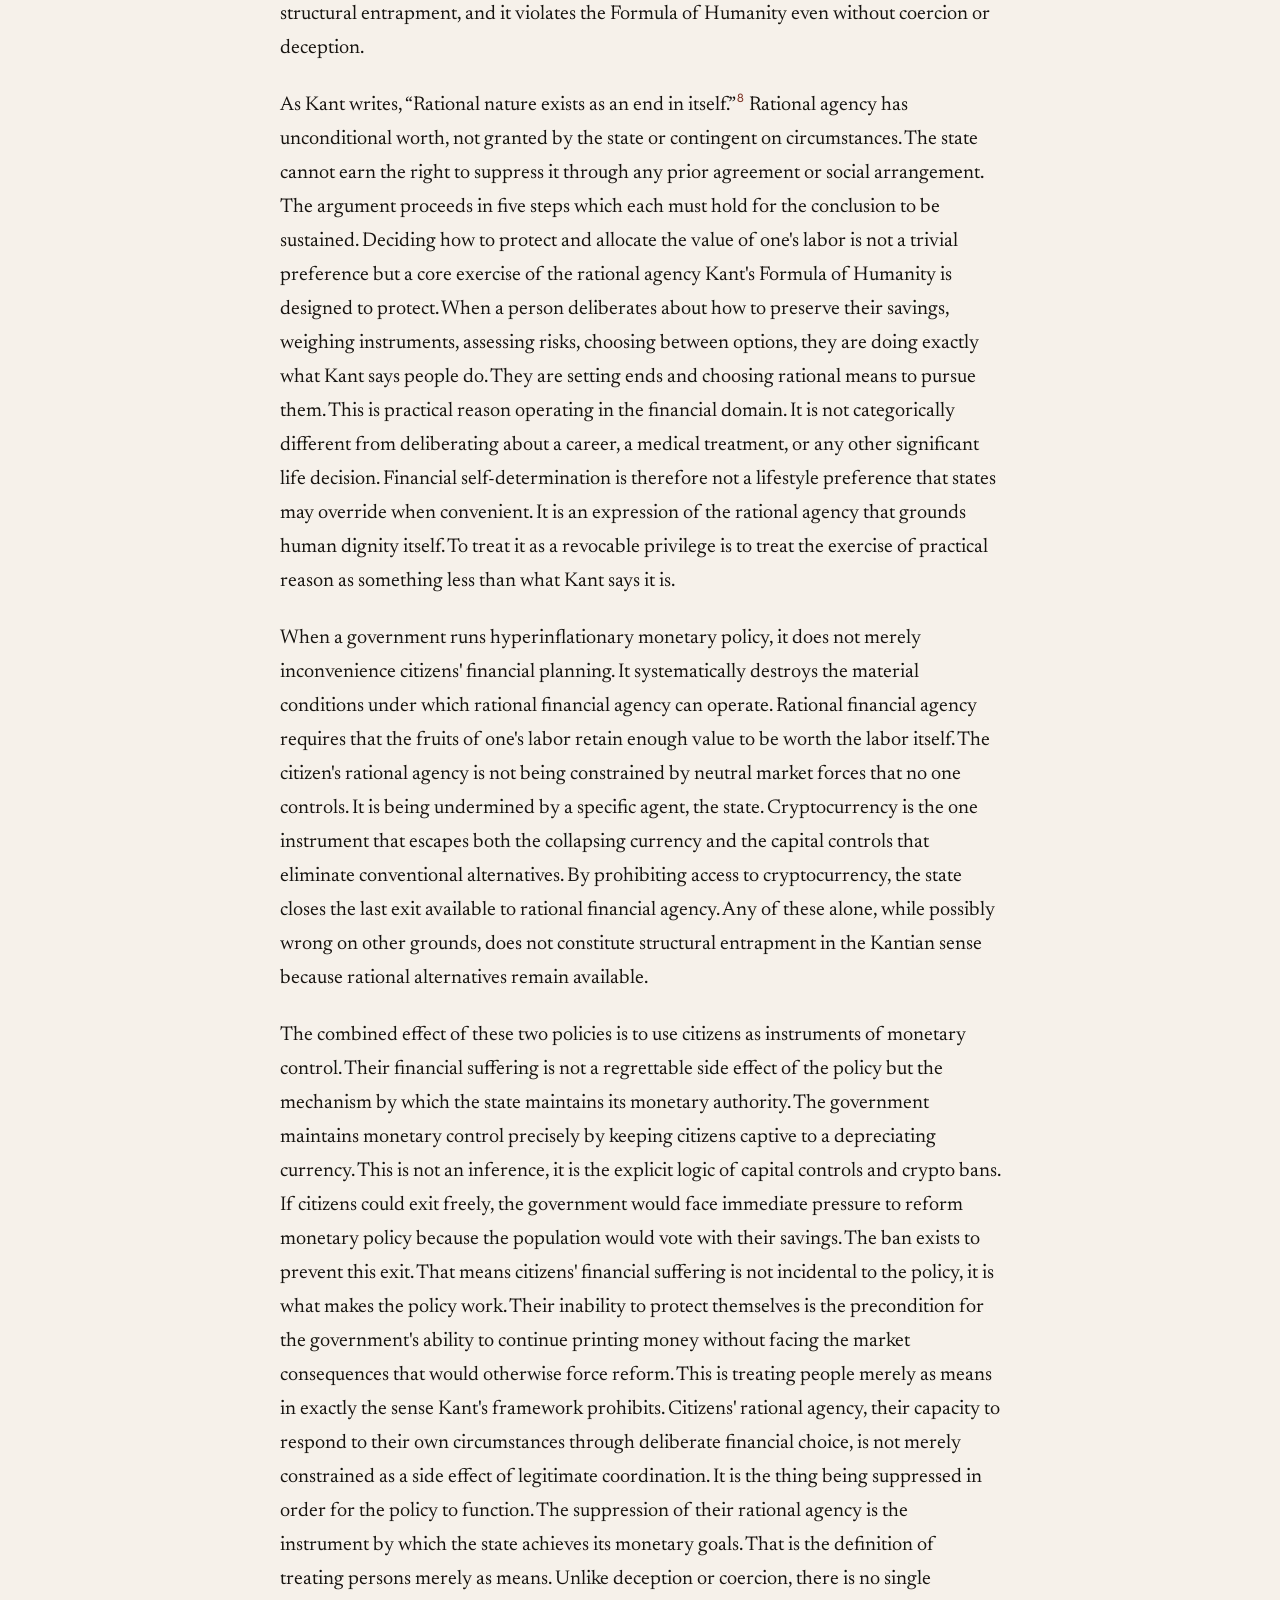
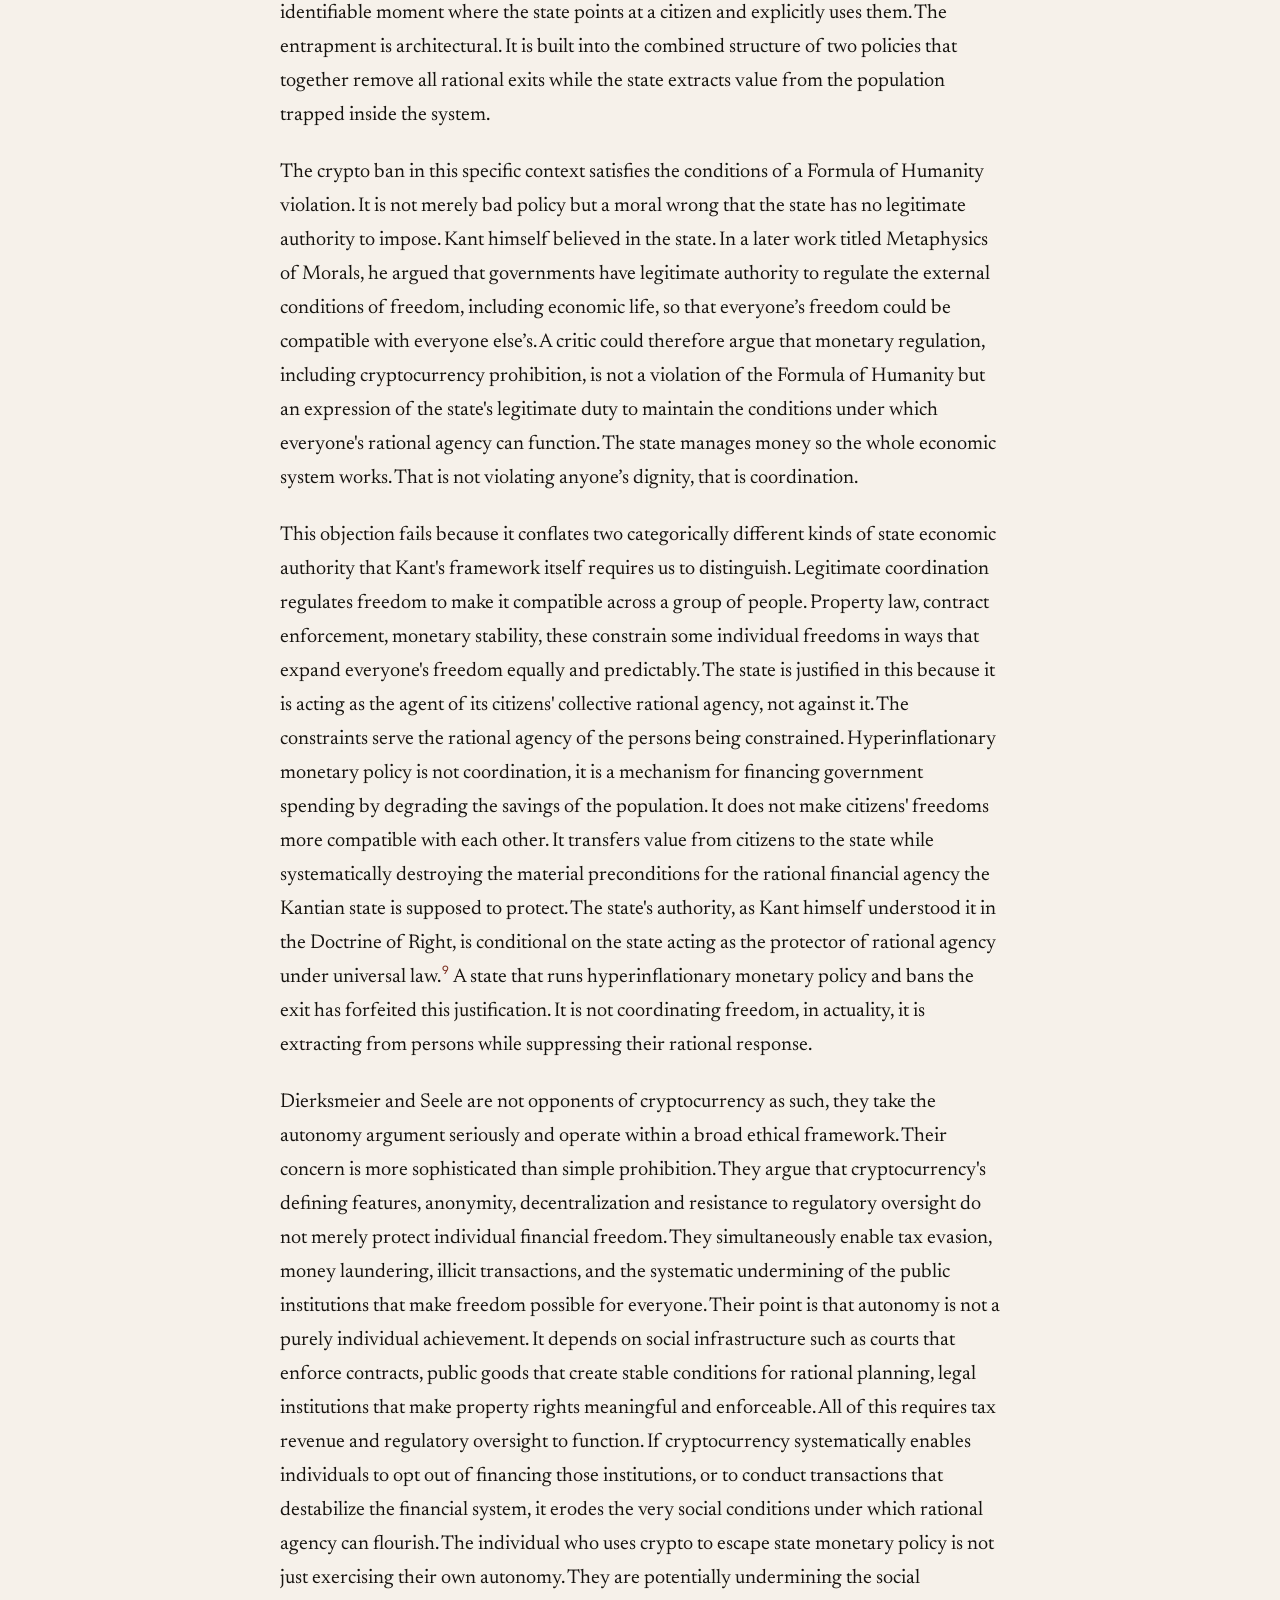
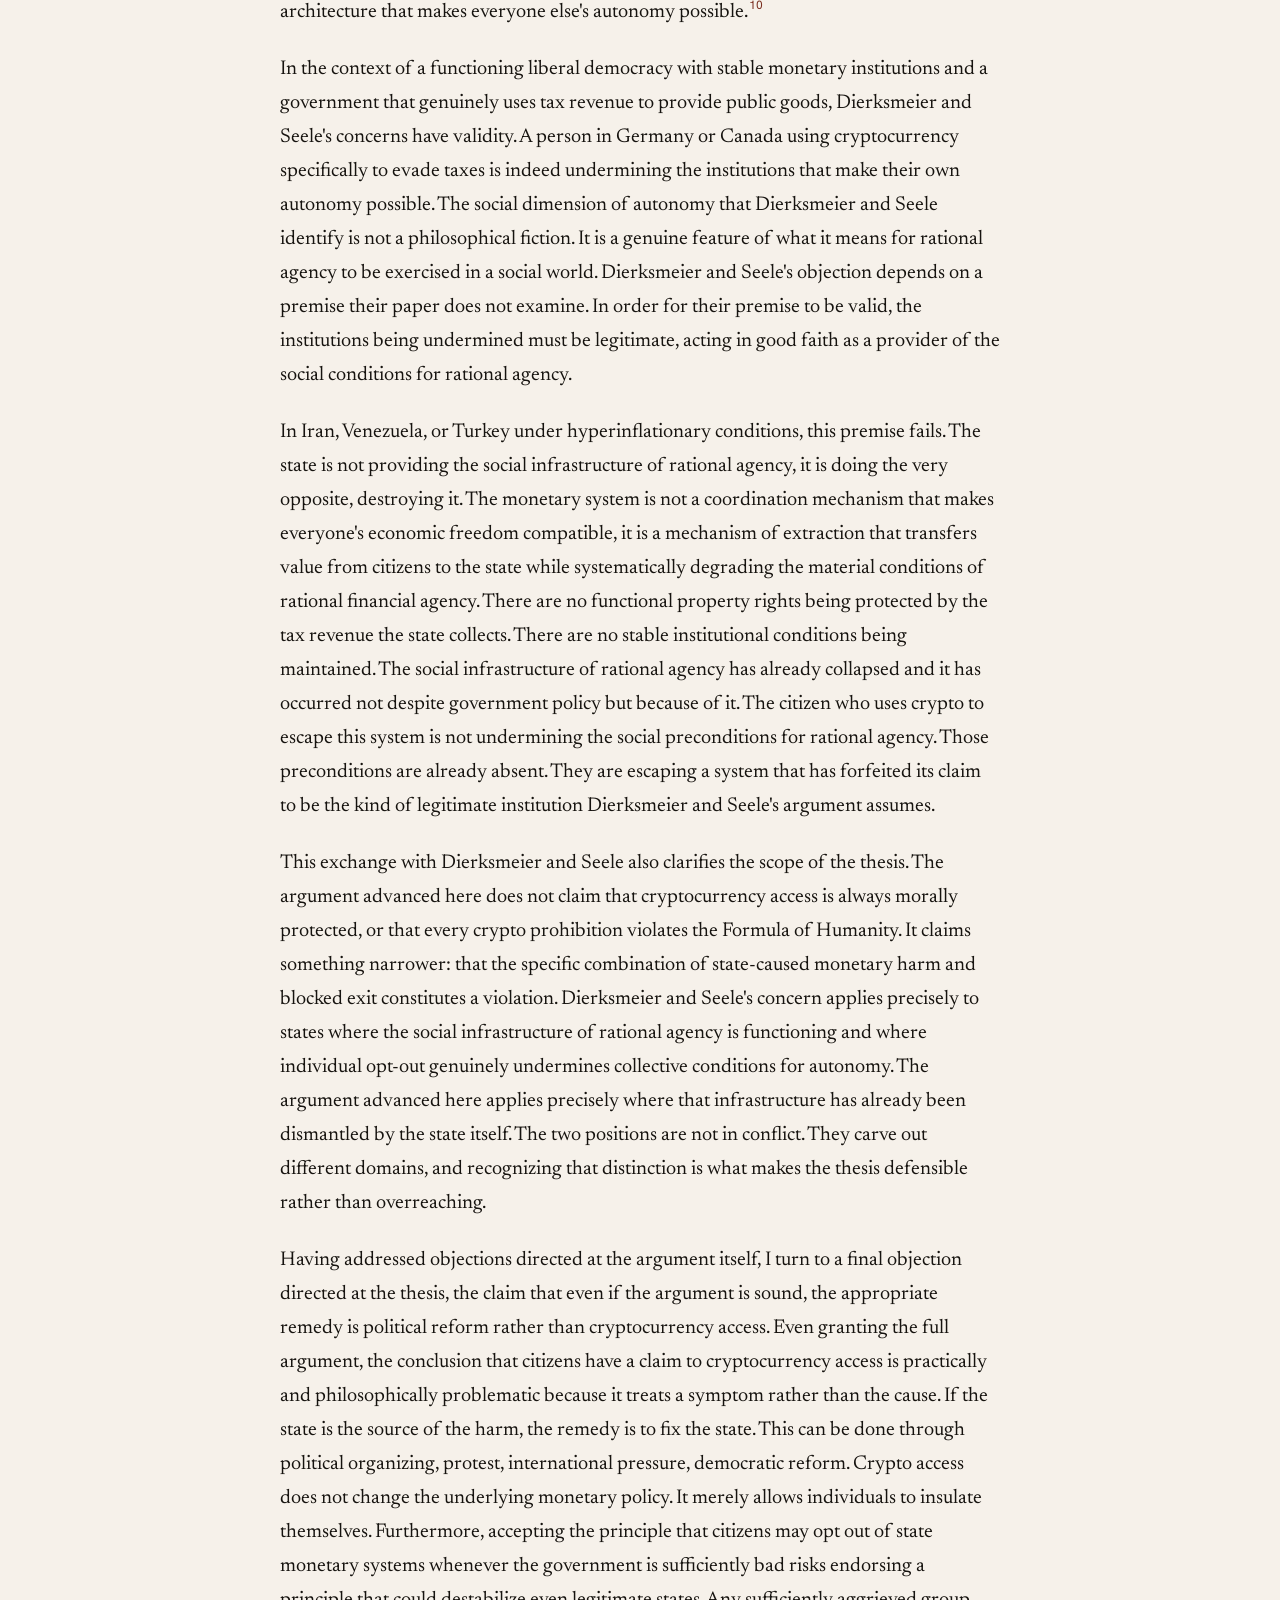
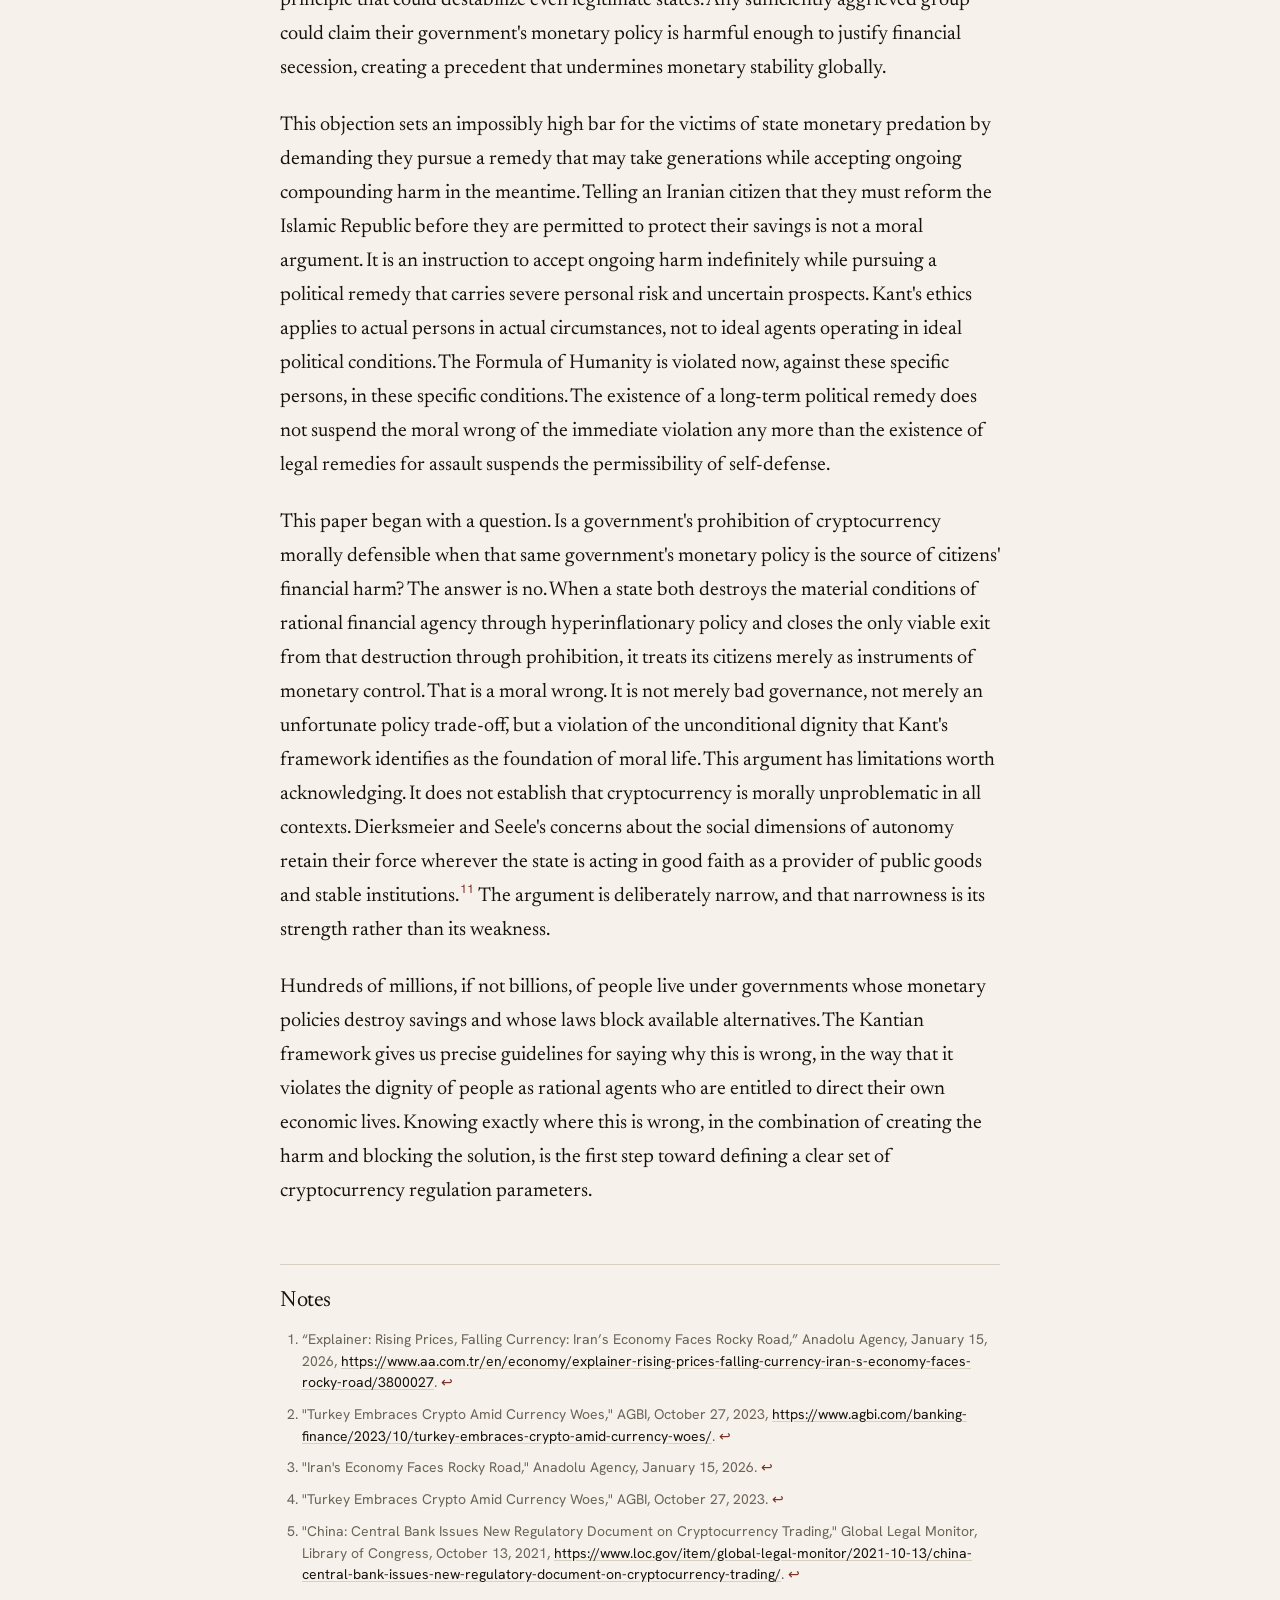
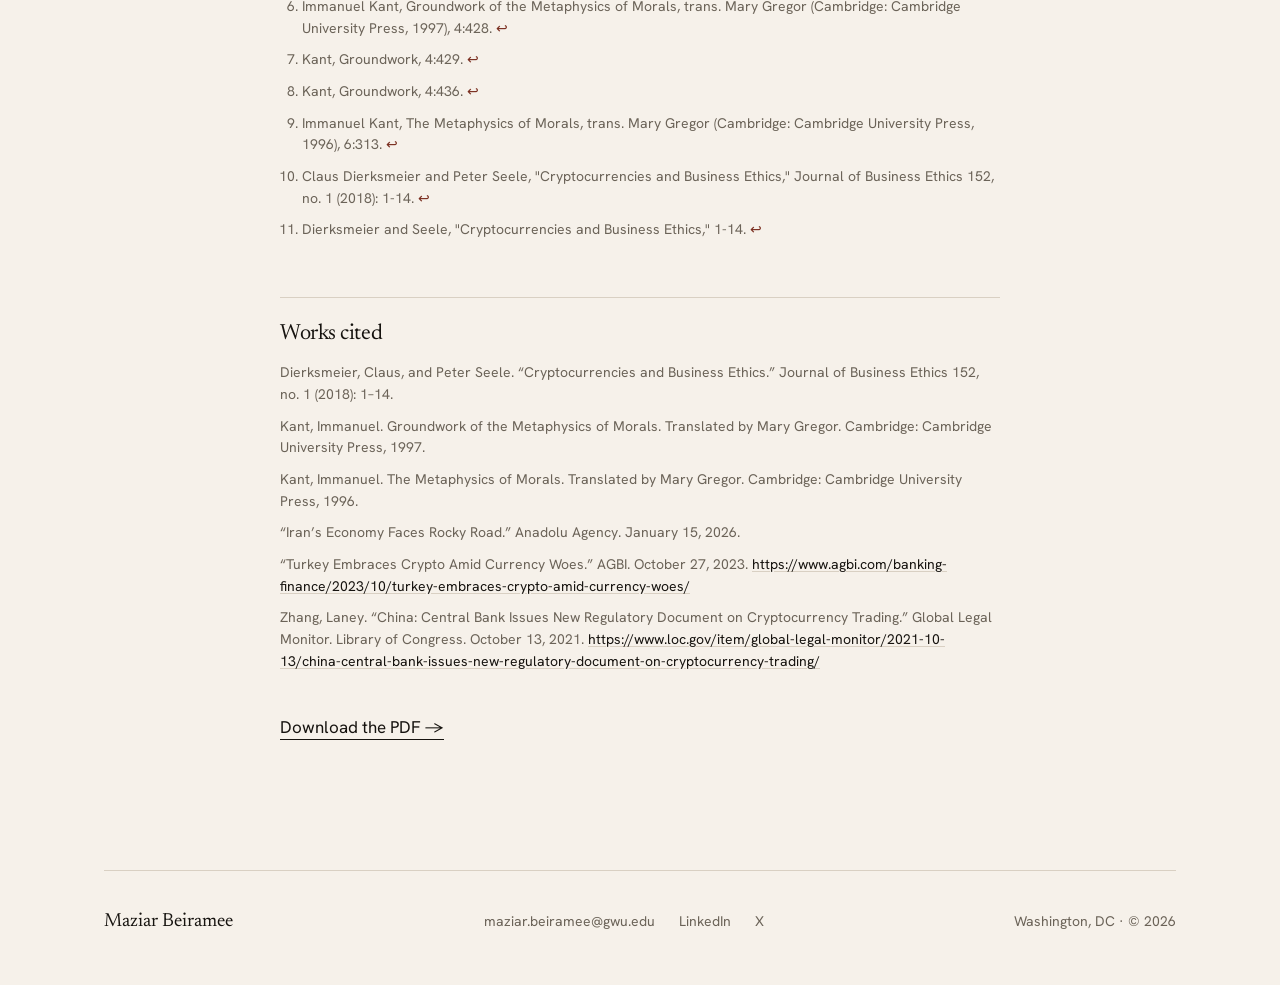
<file: writing/financial-self-determination/index.html>
<!doctype html>
<html lang="en">
<head>
<meta charset="utf-8">
<meta name="viewport" content="width=device-width, initial-scale=1">
<title>Financial Self-Determination as a Right | Maziar Beiramee</title>
<meta name="description" content="A government that destroys citizens&#x27; savings through inflation and then prohibits their only viable exit treats people merely as instruments of monetary control.">
<meta name="author" content="Maziar Beiramee">
<link rel="canonical" href="https://maziarbeiramee.com/writing/financial-self-determination/">
<meta property="og:site_name" content="Maziar Beiramee">
<meta property="og:title" content="Financial Self-Determination as a Right | Maziar Beiramee">
<meta property="og:description" content="A government that destroys citizens&#x27; savings through inflation and then prohibits their only viable exit treats people merely as instruments of monetary control.">
<meta property="og:type" content="article">
<meta property="og:url" content="https://maziarbeiramee.com/writing/financial-self-determination/">
<meta property="og:image" content="https://maziarbeiramee.com/og.png">
<meta property="og:image:width" content="1200">
<meta property="og:image:height" content="630">
<meta name="twitter:card" content="summary_large_image">
<meta name="twitter:site" content="@BeirameeMaziar">
<meta name="twitter:title" content="Financial Self-Determination as a Right | Maziar Beiramee">
<meta name="twitter:description" content="A government that destroys citizens&#x27; savings through inflation and then prohibits their only viable exit treats people merely as instruments of monetary control.">
<meta name="twitter:image" content="https://maziarbeiramee.com/og.png">
<meta name="theme-color" content="#f6f1ea">
<link rel="icon" href="/favicon.svg" type="image/svg+xml">
<link rel="icon" href="/favicon-32.png" sizes="32x32" type="image/png">
<link rel="apple-touch-icon" href="/apple-touch-icon.png">
<link rel="preconnect" href="https://fonts.googleapis.com">
<link rel="preconnect" href="https://fonts.gstatic.com" crossorigin>
<link rel="stylesheet" href="https://fonts.googleapis.com/css2?family=Hanken+Grotesk:wght@400;500;600&family=Newsreader:ital,opsz,wght@0,6..72,400;0,6..72,500;1,6..72,400&display=swap">
<link rel="stylesheet" href="/style.css">
<script type="application/ld+json">{"@context": "https://schema.org", "@type": "Article", "headline": "Financial Self-Determination as a Right", "description": "A government that destroys citizens' savings through inflation and then prohibits their only viable exit treats people merely as instruments of monetary control.", "author": {"@type": "Person", "name": "Maziar Beiramee", "url": "https://maziarbeiramee.com"}, "datePublished": "2026", "url": "https://maziarbeiramee.com/writing/financial-self-determination/"}</script>
</head>
<body>
<a class="skip" href="#main">Skip to content</a>
<header class="site-header wrap">
  <a class="brand" href="/">Maziar Beiramee</a>
  <details class="menu"><summary aria-label="Menu">Menu</summary><nav aria-label="Primary"><a href="/about/">About</a><a href="/work/">Work</a><a href="/models/">Models</a><a href="/writing/" aria-current="page">Writing</a><a href="/beyond/">Beyond Work</a><a href="/contact/">Contact</a></nav></details>
  <nav class="desk-nav" aria-label="Primary"><a href="/about/">About</a><a href="/work/">Work</a><a href="/models/">Models</a><a href="/writing/" aria-current="page">Writing</a><a href="/beyond/">Beyond Work</a><a href="/contact/">Contact</a></nav>
</header>
<main id="main" class="wrap">

<article class="article essay">
  <p class="back"><a class="u small" href="/writing/">&larr; All writing</a></p>
  <p class="eyebrow">Essay &middot; 2026 &middot; 16 min read</p>
  <h1>Financial Self-Determination as a Right</h1>
  <p class="lede serif-i">The ethics of cryptocurrency prohibition in hyperinflationary states</p>
  <p class="byline">By Maziar Beiramee &middot; <a class="u" href="/files/financial-self-determination.pdf">PDF</a></p>
  <div class="prose essay-body"><p>Masoud Rezaeian grew up in the Bandar Abbas province of Iran, worked on a government oil rig for decades, and saved carefully to leave something for his wife and grandchildren. In 2023, those savings lost half their value in a single year as the Rial collapsed under government mismanagement. When Masoud asked his broker about converting his savings to Bitcoin, the answer was simple: the government prohibits it. Is that prohibition morally defensible? While states may legitimately regulate monetary systems, a government that both destroys citizens' savings through hyperinflationary policy and prohibits access to cryptocurrency as their only viable exit violates Kant's Formula of Humanity by treating people merely as instruments of monetary control, a violation that appeals to monetary sovereignty cannot justify.</p>
<p>I will cover the factual conditions that my argument requires, a combination of state-caused hyperinflation and crypto prohibition found in cases like Iran. Then, I will introduce Kant’s Formula of Humanity and the concept of structural entrapment. Following that, I will apply this framework to show why the combination of policies constitutes a moral violation considering three main objections: that Kant’s own political philosophy licenses state monetary authority, that Dierksmeier and Seele's critique of crypto's social harms undermines my argument, and that the appropriate remedy is political reform instead of crypto access. I conclude that none of these objections succeed and that the prohibition, under these outlined conditions, is morally impermissible.</p>
<p>The cases that this paper addresses are not economic accidents, but rather the predictable result of specific government choices that trap citizens in a two-part bind. The first case arises from government spending more than it collects. In this case, the government must borrow, cut spending, or print money. Iran, Venezuela, Argentina, and Turkey have all chosen the latter option at various points. Printing money increases the currency supply without increasing the supply of goods, meaning each unit of currency will buy less. This is inflation by government design, not by market forces. Second is artificial exchange rate fixing. Several of the previously mentioned governments fix the official exchange rate of their currency at an artificially high value. Meaning, on paper, one Rial or one Bolivar is “worth” more than markets would price it. This creates a gap between the official rate and the black market rate. Citizens who try to exchange money at real market rates are effectively punished for revealing this discrepancy. The government then maintains the fiction of a strong currency while in reality, it deteriorates. This is a deliberate policy choice with deliberate consequences. Lastly, the final form of government intervention is capital controls. To prevent citizens from protecting themselves by moving money into foreign countries or assets, governments impose capital controls, legal restrictions on converting domestic currency into foreign currency or moving money abroad. Capital controls are not a response to hyperinflation. They are a mechanism for trapping citizens inside a depreciating currency so that the effects of printing money fall on the population. This is the first half of the trap. For example. Iran’s inflation rate exceeded 40% in 2023 by most foreign estimates, with some measures placing it much higher.<sup id="ref1"><a href="#note1">1</a></sup> Turkey’s inflation was 85% in late 2022.<sup id="ref2"><a href="#note2">2</a></sup> These numbers quantify what destroying citizens’ savings looks like in practice. A 40% annual inflation rate means that savings held in the domestic currency lose nearly half their purchasing power in a single year. This is what happened to Masoud.</p>
<p>Governments do not ban crypto because they have philosophical objections to decentralized finance. They ban it because crypto works as an exit from their monetary regime, and allowing that exit would undermine the effectiveness of government policies. Crypto is an effective exit in a way that traditional investing and foreign exchange investments are not. Foreign exchange requires going through banks and financial institutions that operate under state supervision and are subject to capital controls. Traditional investments, stocks, bonds, and real estate are denominated in the same collapsing domestic currency. Gold is physical, trackable, and confiscable. Cryptocurrency is different. It is decentralized, meaning no institution controls it. It is pseudonymous, meaning transactions are harder to trace to specific individuals, and borderless. It can be transferred internationally without going through supervised financial channels. These properties make it uniquely resistant to the capital controls that trap citizens in other asset classes. Iran introduced restrictions on cryptocurrency trading in 2019, and has maintained a complex regime of prohibition and limited state-controlled mining since.<sup id="ref3"><a href="#note3">3</a></sup> Turkey banned cryptocurrency payments in 2021.<sup id="ref4"><a href="#note4">4</a></sup> China banned all cryptocurrency transactions in 2021 after years of tightening restrictions.<sup id="ref5"><a href="#note5">5</a></sup> In all such cases, the timing and rationale of the bans track the governments’ desire to maintain monetary control, not consumer protection concerns.</p>
<p>Having established that these conditions are the product of deliberate state action rather than market forces or bad luck, the question becomes what moral framework best captures why this specific combination of policies constitutes a wrong, and that is where Kant’s Formula of Humanity becomes essential. Understanding why the combination of policies above constitutes a moral wrong rather than merely bad governance requires a framework that locates moral obligations in the nature of people themselves rather than in the consequences of policy, and this is precisely what Kant’s moral philosophy provides.</p>
<p>People have dignity. Dignity is not a higher price, it is a categorically different kind of value. It is unconditional, and cannot be traded, substituted, or compensated away. If you wrong a person, you cannot simply pay them back and make it even, because their worth is not valued in a currency. This is why Kant thinks there are absolute moral prohibitions, things that cannot be done to people regardless of the benefits to yourself or others. This dignity is grounded in the capacity for rational agency. Rational agency is the ability to step back from immediate desire, deliberate about what matters, and act based on reasons rather than impulse. This is what distinguishes persons from mere objects. Kant writes that “the human being and in general every rational being exists as an end in itself, not merely as a means to be used by this or that will as it pleases.”<sup id="ref6"><a href="#note6">6</a></sup> In other words, rational beings possess value not as instruments for others' purposes but as sources of value in themselves. Their worth is unconditional, not derived from what they can do for anyone else.</p>
<p>Further, Kant advised people to, “Act so that you use humanity, whether in your own person or in the person of any other, always at the same time as an end, never merely as a means.”<sup id="ref7"><a href="#note7">7</a></sup> Humanity here does not refer to people in general but to the capacity for rational agency itself, the specific ability to have individual agency and act from reason rather than impulse. The phrase “always at the same time as an end” creates two distinct duties, a negative duty not to treat persons merely as means, and a positive duty to actively respect their rational agency by acknowledging that they have their own duties that act independently of one another. The word merely is critical. Kant does not prohibit all instrumental use of persons, since using others as means is an unavoidable feature of social life. What is prohibited is treating someone only as a means, with no regard for their rational agency whatsoever. Take a landlord who raises rent through a legitimate lease negotiation. He is using a tenant as a means, or source of income, but permissibly. The tenant’s rational agency and choice to rent is respected in this process. A landlord who manufactures false conditions to trap a tenant in an unaffordable lease, by restricting their ability to move, withholding information about alternatives, and controlling their access to outside options, is treating the tenant solely as a means. The difference is not the outcome, but whether rational agency, or humanity, was repressed or engaged.</p>
<p>Kant scholars identify three ways of violating the Formula. Deception, coercion, and structural entrapment. In deception, you corrupt someone’s rational deliberation by feeding it false information. Their “choice” is based on manipulated inputs. They think they are choosing freely, but are not, because the information they are reasoning from is falsified. A lie to extract a favor would be classic example. The second way is coercion. In this case, you substitute your will for theirs through actions that make all alternatives unacceptable. You do not corrupt the reasoning, you remove the conditions under which free reasoning can exist by making every option except the one you want intolerable. An example would be threatening someone to gain compliance. Last is structural entrapment. This is the most subtle violation and the one in case in the crypto argument. You engineer or maintain conditions with no rational alternatives, then offer them a “choice” within those conditions. The choice appears voluntary on the surface because no individual threat or lie is identifiable. However, the alternatives have been systematically closed, and you are the agent who closed them. The person’s rational agency is suppressed not by a single dramatic act but by the architecture of the situation you have created. An example would be a company that pays workers in vouchers only redeemable at a company-owned store, houses them in company-owned accommodation, and legally restricts them from seeking outside employment. The company has not threatened or deceived anyone in a single identifiable moment. It has constructed conditions in which the workers have no rational exit. Every opportunity of escape has been closed by deliberate policy choices. The worker’s “choice” to continue working is not a choice in any meaningful sense. This is structural entrapment, and it violates the Formula of Humanity even without coercion or deception.</p>
<p>As Kant writes, “Rational nature exists as an end in itself.”<sup id="ref8"><a href="#note8">8</a></sup> Rational agency has unconditional worth, not granted by the state or contingent on circumstances. The state cannot earn the right to suppress it through any prior agreement or social arrangement. The argument proceeds in five steps which each must hold for the conclusion to be sustained. Deciding how to protect and allocate the value of one's labor is not a trivial preference but a core exercise of the rational agency Kant's Formula of Humanity is designed to protect. When a person deliberates about how to preserve their savings, weighing instruments, assessing risks, choosing between options, they are doing exactly what Kant says people do. They are setting ends and choosing rational means to pursue them. This is practical reason operating in the financial domain. It is not categorically different from deliberating about a career, a medical treatment, or any other significant life decision. Financial self-determination is therefore not a lifestyle preference that states may override when convenient. It is an expression of the rational agency that grounds human dignity itself. To treat it as a revocable privilege is to treat the exercise of practical reason as something less than what Kant says it is.</p>
<p>When a government runs hyperinflationary monetary policy, it does not merely inconvenience citizens' financial planning. It systematically destroys the material conditions under which rational financial agency can operate. Rational financial agency requires that the fruits of one's labor retain enough value to be worth the labor itself. The citizen's rational agency is not being constrained by neutral market forces that no one controls. It is being undermined by a specific agent, the state. Cryptocurrency is the one instrument that escapes both the collapsing currency and the capital controls that eliminate conventional alternatives. By prohibiting access to cryptocurrency, the state closes the last exit available to rational financial agency. Any of these alone, while possibly wrong on other grounds, does not constitute structural entrapment in the Kantian sense because rational alternatives remain available.</p>
<p>The combined effect of these two policies is to use citizens as instruments of monetary control. Their financial suffering is not a regrettable side effect of the policy but the mechanism by which the state maintains its monetary authority. The government maintains monetary control precisely by keeping citizens captive to a depreciating currency. This is not an inference, it is the explicit logic of capital controls and crypto bans. If citizens could exit freely, the government would face immediate pressure to reform monetary policy because the population would vote with their savings. The ban exists to prevent this exit. That means citizens' financial suffering is not incidental to the policy, it is what makes the policy work. Their inability to protect themselves is the precondition for the government's ability to continue printing money without facing the market consequences that would otherwise force reform. This is treating people merely as means in exactly the sense Kant's framework prohibits. Citizens' rational agency, their capacity to respond to their own circumstances through deliberate financial choice, is not merely constrained as a side effect of legitimate coordination. It is the thing being suppressed in order for the policy to function. The suppression of their rational agency is the instrument by which the state achieves its monetary goals. That is the definition of treating persons merely as means. Unlike deception or coercion, there is no single identifiable moment where the state points at a citizen and explicitly uses them. The entrapment is architectural. It is built into the combined structure of two policies that together remove all rational exits while the state extracts value from the population trapped inside the system.</p>
<p>The crypto ban in this specific context satisfies the conditions of a Formula of Humanity violation. It is not merely bad policy but a moral wrong that the state has no legitimate authority to impose. Kant himself believed in the state. In a later work titled Metaphysics of Morals, he argued that governments have legitimate authority to regulate the external conditions of freedom, including economic life, so that everyone’s freedom could be compatible with everyone else’s. A critic could therefore argue that monetary regulation, including cryptocurrency prohibition, is not a violation of the Formula of Humanity but an expression of the state's legitimate duty to maintain the conditions under which everyone's rational agency can function. The state manages money so the whole economic system works. That is not violating anyone’s dignity, that is coordination.</p>
<p>This objection fails because it conflates two categorically different kinds of state economic authority that Kant's framework itself requires us to distinguish. Legitimate coordination regulates freedom to make it compatible across a group of people. Property law, contract enforcement, monetary stability, these constrain some individual freedoms in ways that expand everyone's freedom equally and predictably. The state is justified in this because it is acting as the agent of its citizens' collective rational agency, not against it. The constraints serve the rational agency of the persons being constrained. Hyperinflationary monetary policy is not coordination, it is a mechanism for financing government spending by degrading the savings of the population. It does not make citizens' freedoms more compatible with each other. It transfers value from citizens to the state while systematically destroying the material preconditions for the rational financial agency the Kantian state is supposed to protect. The state's authority, as Kant himself understood it in the Doctrine of Right, is conditional on the state acting as the protector of rational agency under universal law.<sup id="ref9"><a href="#note9">9</a></sup> A state that runs hyperinflationary monetary policy and bans the exit has forfeited this justification. It is not coordinating freedom, in actuality, it is extracting from persons while suppressing their rational response.</p>
<p>Dierksmeier and Seele are not opponents of cryptocurrency as such, they take the autonomy argument seriously and operate within a broad ethical framework. Their concern is more sophisticated than simple prohibition. They argue that cryptocurrency's defining features, anonymity, decentralization and resistance to regulatory oversight do not merely protect individual financial freedom. They simultaneously enable tax evasion, money laundering, illicit transactions, and the systematic undermining of the public institutions that make freedom possible for everyone. Their point is that autonomy is not a purely individual achievement. It depends on social infrastructure such as courts that enforce contracts, public goods that create stable conditions for rational planning, legal institutions that make property rights meaningful and enforceable. All of this requires tax revenue and regulatory oversight to function. If cryptocurrency systematically enables individuals to opt out of financing those institutions, or to conduct transactions that destabilize the financial system, it erodes the very social conditions under which rational agency can flourish. The individual who uses crypto to escape state monetary policy is not just exercising their own autonomy. They are potentially undermining the social architecture that makes everyone else's autonomy possible.<sup id="ref10"><a href="#note10">10</a></sup></p>
<p>In the context of a functioning liberal democracy with stable monetary institutions and a government that genuinely uses tax revenue to provide public goods, Dierksmeier and Seele's concerns have validity. A person in Germany or Canada using cryptocurrency specifically to evade taxes is indeed undermining the institutions that make their own autonomy possible. The social dimension of autonomy that Dierksmeier and Seele identify is not a philosophical fiction. It is a genuine feature of what it means for rational agency to be exercised in a social world. Dierksmeier and Seele's objection depends on a premise their paper does not examine. In order for their premise to be valid, the institutions being undermined must be legitimate, acting in good faith as a provider of the social conditions for rational agency.</p>
<p>In Iran, Venezuela, or Turkey under hyperinflationary conditions, this premise fails. The state is not providing the social infrastructure of rational agency, it is doing the very opposite, destroying it. The monetary system is not a coordination mechanism that makes everyone's economic freedom compatible, it is a mechanism of extraction that transfers value from citizens to the state while systematically degrading the material conditions of rational financial agency. There are no functional property rights being protected by the tax revenue the state collects. There are no stable institutional conditions being maintained. The social infrastructure of rational agency has already collapsed and it has occurred not despite government policy but because of it. The citizen who uses crypto to escape this system is not undermining the social preconditions for rational agency. Those preconditions are already absent. They are escaping a system that has forfeited its claim to be the kind of legitimate institution Dierksmeier and Seele's argument assumes.</p>
<p>This exchange with Dierksmeier and Seele also clarifies the scope of the thesis. The argument advanced here does not claim that cryptocurrency access is always morally protected, or that every crypto prohibition violates the Formula of Humanity. It claims something narrower: that the specific combination of state-caused monetary harm and blocked exit constitutes a violation. Dierksmeier and Seele's concern applies precisely to states where the social infrastructure of rational agency is functioning and where individual opt-out genuinely undermines collective conditions for autonomy. The argument advanced here applies precisely where that infrastructure has already been dismantled by the state itself. The two positions are not in conflict. They carve out different domains, and recognizing that distinction is what makes the thesis defensible rather than overreaching.</p>
<p>Having addressed objections directed at the argument itself, I turn to a final objection directed at the thesis, the claim that even if the argument is sound, the appropriate remedy is political reform rather than cryptocurrency access. Even granting the full argument, the conclusion that citizens have a claim to cryptocurrency access is practically and philosophically problematic because it treats a symptom rather than the cause. If the state is the source of the harm, the remedy is to fix the state. This can be done through political organizing, protest, international pressure, democratic reform. Crypto access does not change the underlying monetary policy. It merely allows individuals to insulate themselves. Furthermore, accepting the principle that citizens may opt out of state monetary systems whenever the government is sufficiently bad risks endorsing a principle that could destabilize even legitimate states. Any sufficiently aggrieved group could claim their government's monetary policy is harmful enough to justify financial secession, creating a precedent that undermines monetary stability globally.</p>
<p>This objection sets an impossibly high bar for the victims of state monetary predation by demanding they pursue a remedy that may take generations while accepting ongoing compounding harm in the meantime. Telling an Iranian citizen that they must reform the Islamic Republic before they are permitted to protect their savings is not a moral argument. It is an instruction to accept ongoing harm indefinitely while pursuing a political remedy that carries severe personal risk and uncertain prospects. Kant's ethics applies to actual persons in actual circumstances, not to ideal agents operating in ideal political conditions. The Formula of Humanity is violated now, against these specific persons, in these specific conditions. The existence of a long-term political remedy does not suspend the moral wrong of the immediate violation any more than the existence of legal remedies for assault suspends the permissibility of self-defense.</p>
<p>This paper began with a question. Is a government's prohibition of cryptocurrency morally defensible when that same government's monetary policy is the source of citizens' financial harm? The answer is no. When a state both destroys the material conditions of rational financial agency through hyperinflationary policy and closes the only viable exit from that destruction through prohibition, it treats its citizens merely as instruments of monetary control. That is a moral wrong. It is not merely bad governance, not merely an unfortunate policy trade-off, but a violation of the unconditional dignity that Kant's framework identifies as the foundation of moral life. This argument has limitations worth acknowledging. It does not establish that cryptocurrency is morally unproblematic in all contexts. Dierksmeier and Seele's concerns about the social dimensions of autonomy retain their force wherever the state is acting in good faith as a provider of public goods and stable institutions.<sup id="ref11"><a href="#note11">11</a></sup> The argument is deliberately narrow, and that narrowness is its strength rather than its weakness.</p>
<p>Hundreds of millions, if not billions, of people live under governments whose monetary policies destroy savings and whose laws block available alternatives. The Kantian framework gives us precise guidelines for saying why this is wrong, in the way that it violates the dignity of people as rational agents who are entitled to direct their own economic lives. Knowing exactly where this is wrong, in the combination of creating the harm and blocking the solution, is the first step toward defining a clear set of cryptocurrency regulation parameters.</p></div>
  <section class="refs"><h2>Notes</h2><ol><li id="note1">“Explainer: Rising Prices, Falling Currency: Iran’s Economy Faces Rocky Road,” Anadolu Agency, January 15, 2026, <a href="https://www.aa.com.tr/en/economy/explainer-rising-prices-falling-currency-iran-s-economy-faces-rocky-road/3800027" rel="noopener">https://www.aa.com.tr/en/economy/explainer-rising-prices-falling-currency-iran-s-economy-faces-rocky-road/3800027</a>. <a href="#ref1" class="backref" aria-label="Back to text">&#8617;</a></li><li id="note2">"Turkey Embraces Crypto Amid Currency Woes," AGBI, October 27, 2023, <a href="https://www.agbi.com/banking-finance/2023/10/turkey-embraces-crypto-amid-currency-woes/" rel="noopener">https://www.agbi.com/banking-finance/2023/10/turkey-embraces-crypto-amid-currency-woes/</a>. <a href="#ref2" class="backref" aria-label="Back to text">&#8617;</a></li><li id="note3">"Iran's Economy Faces Rocky Road," Anadolu Agency, January 15, 2026. <a href="#ref3" class="backref" aria-label="Back to text">&#8617;</a></li><li id="note4">"Turkey Embraces Crypto Amid Currency Woes," AGBI, October 27, 2023. <a href="#ref4" class="backref" aria-label="Back to text">&#8617;</a></li><li id="note5">"China: Central Bank Issues New Regulatory Document on Cryptocurrency Trading," Global Legal Monitor, Library of Congress, October 13, 2021, <a href="https://www.loc.gov/item/global-legal-monitor/2021-10-13/china-central-bank-issues-new-regulatory-document-on-cryptocurrency-trading/" rel="noopener">https://www.loc.gov/item/global-legal-monitor/2021-10-13/china-central-bank-issues-new-regulatory-document-on-cryptocurrency-trading/</a>. <a href="#ref5" class="backref" aria-label="Back to text">&#8617;</a></li><li id="note6">Immanuel Kant, Groundwork of the Metaphysics of Morals, trans. Mary Gregor (Cambridge: Cambridge University Press, 1997), 4:428. <a href="#ref6" class="backref" aria-label="Back to text">&#8617;</a></li><li id="note7">Kant, Groundwork, 4:429. <a href="#ref7" class="backref" aria-label="Back to text">&#8617;</a></li><li id="note8">Kant, Groundwork, 4:436. <a href="#ref8" class="backref" aria-label="Back to text">&#8617;</a></li><li id="note9">Immanuel Kant, The Metaphysics of Morals, trans. Mary Gregor (Cambridge: Cambridge University Press, 1996), 6:313. <a href="#ref9" class="backref" aria-label="Back to text">&#8617;</a></li><li id="note10">Claus Dierksmeier and Peter Seele, "Cryptocurrencies and Business Ethics," Journal of Business Ethics 152, no. 1 (2018): 1-14. <a href="#ref10" class="backref" aria-label="Back to text">&#8617;</a></li><li id="note11">Dierksmeier and Seele, "Cryptocurrencies and Business Ethics," 1-14. <a href="#ref11" class="backref" aria-label="Back to text">&#8617;</a></li></ol></section>
  <section class="refs"><h2>Works cited</h2><ul><li>Dierksmeier, Claus, and Peter Seele. “Cryptocurrencies and Business Ethics.” Journal of Business Ethics 152, no. 1 (2018): 1–14.</li><li>Kant, Immanuel. Groundwork of the Metaphysics of Morals. Translated by Mary Gregor. Cambridge: Cambridge University Press, 1997.</li><li>Kant, Immanuel. The Metaphysics of Morals. Translated by Mary Gregor. Cambridge: Cambridge University Press, 1996.</li><li>“Iran’s Economy Faces Rocky Road.” Anadolu Agency. January 15, 2026.</li><li>“Turkey Embraces Crypto Amid Currency Woes.” AGBI. October 27, 2023. <a href="https://www.agbi.com/banking-finance/2023/10/turkey-embraces-crypto-amid-currency-woes/" rel="noopener">https://www.agbi.com/banking-finance/2023/10/turkey-embraces-crypto-amid-currency-woes/</a></li><li>Zhang, Laney. “China: Central Bank Issues New Regulatory Document on Cryptocurrency Trading.” Global Legal Monitor. Library of Congress. October 13, 2021. <a href="https://www.loc.gov/item/global-legal-monitor/2021-10-13/china-central-bank-issues-new-regulatory-document-on-cryptocurrency-trading/" rel="noopener">https://www.loc.gov/item/global-legal-monitor/2021-10-13/china-central-bank-issues-new-regulatory-document-on-cryptocurrency-trading/</a></li></ul></section>
  <p class="pdf"><a class="u" href="/files/financial-self-determination.pdf">Download the PDF &rarr;</a></p>
</article>
</main>
<footer class="site-footer wrap">
  <div class="foot-name">Maziar Beiramee</div>
  <div class="foot-links"><a href="mailto:maziar.beiramee@gwu.edu">maziar.beiramee@gwu.edu</a><a href="https://www.linkedin.com/in/maziarbeiramee" rel="noopener">LinkedIn</a><a href="https://x.com/BeirameeMaziar" rel="noopener">X</a></div>
  <div class="foot-meta">Washington, DC &middot; &copy; 2026</div>
</footer>
</body>
</html>
</file>
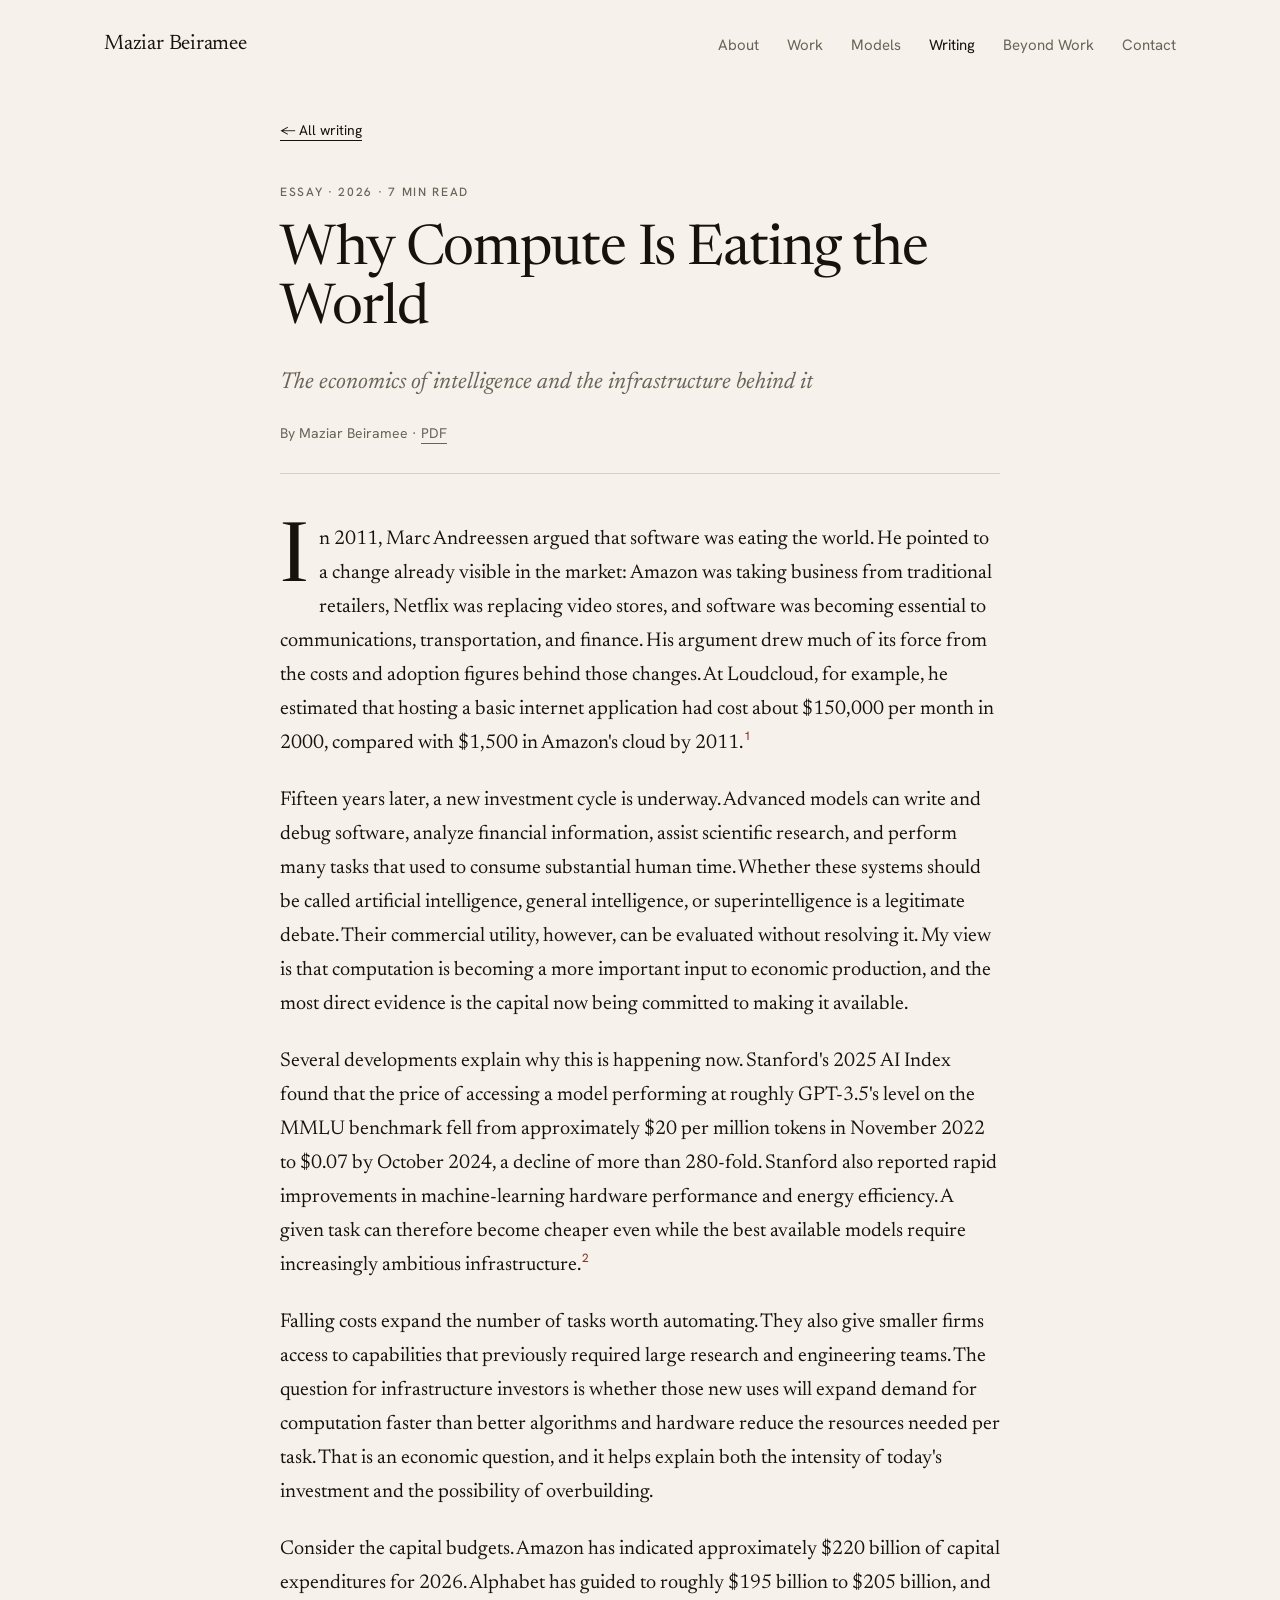
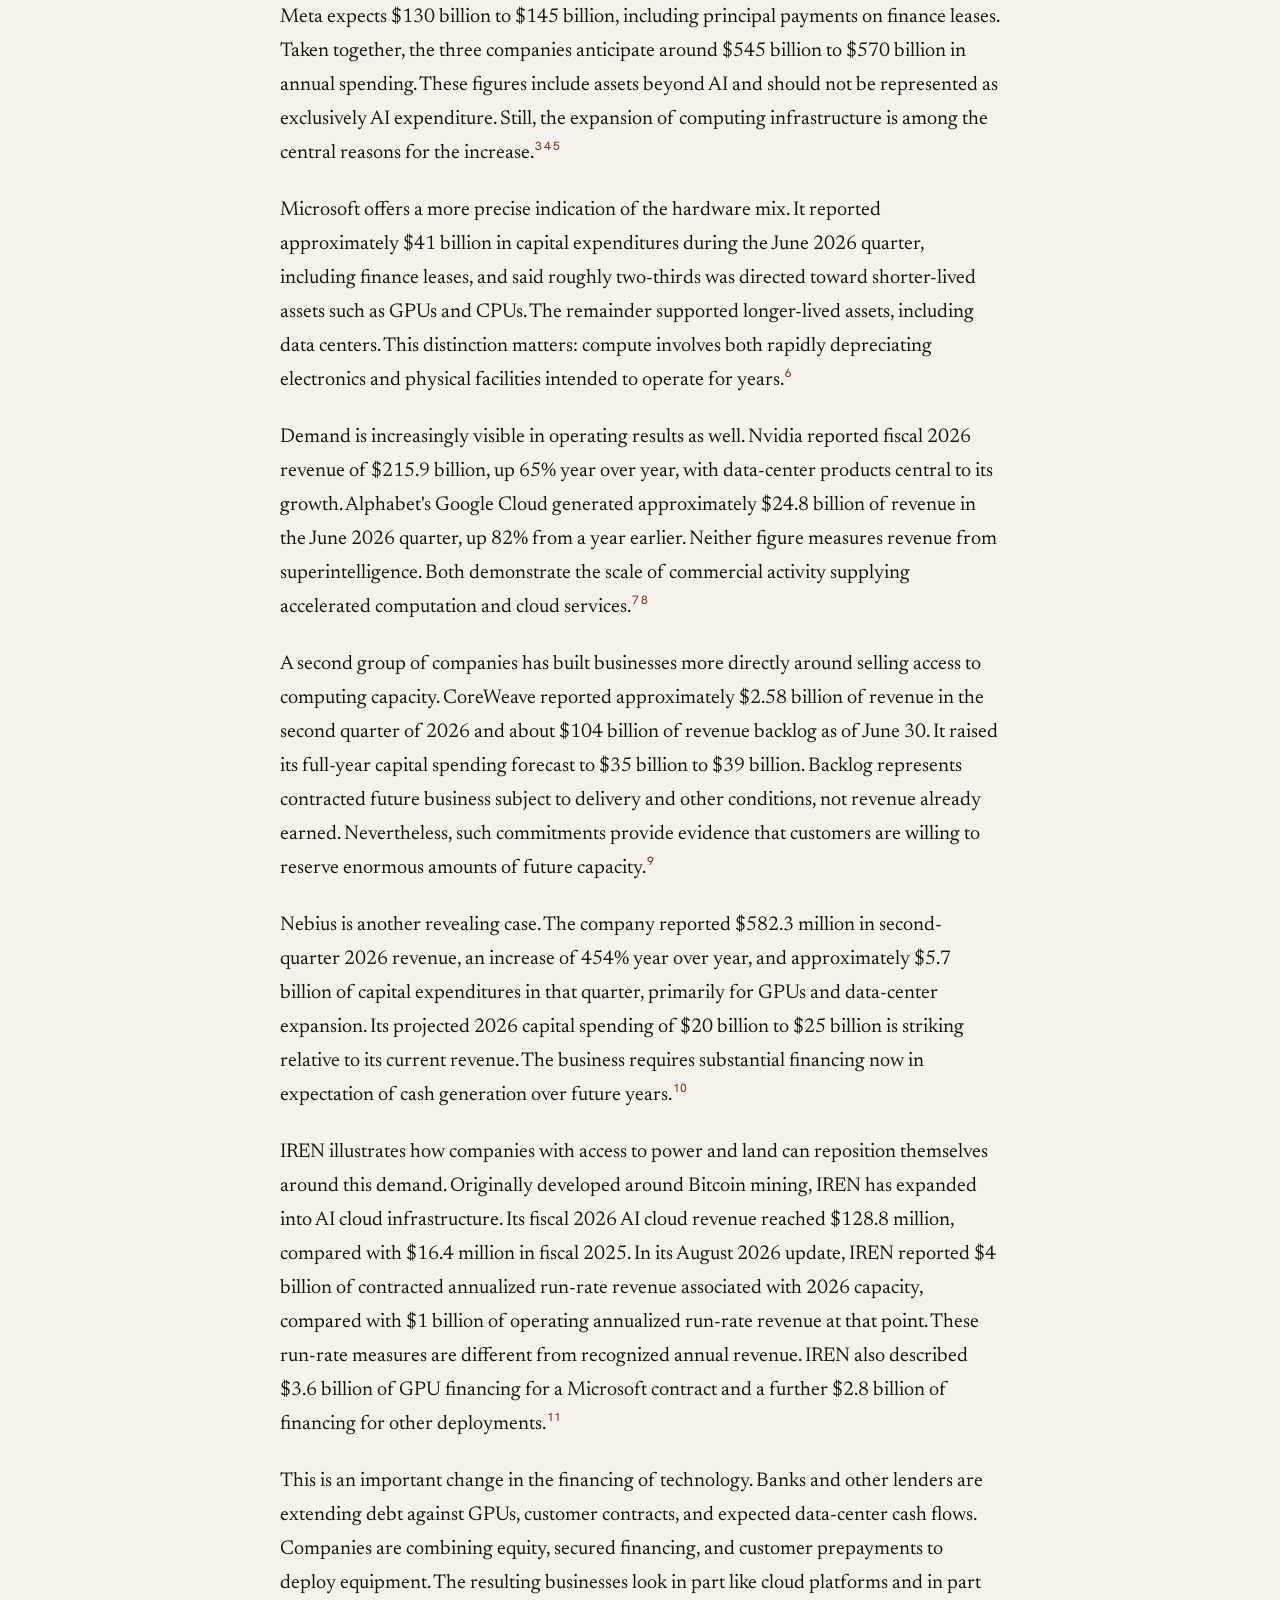
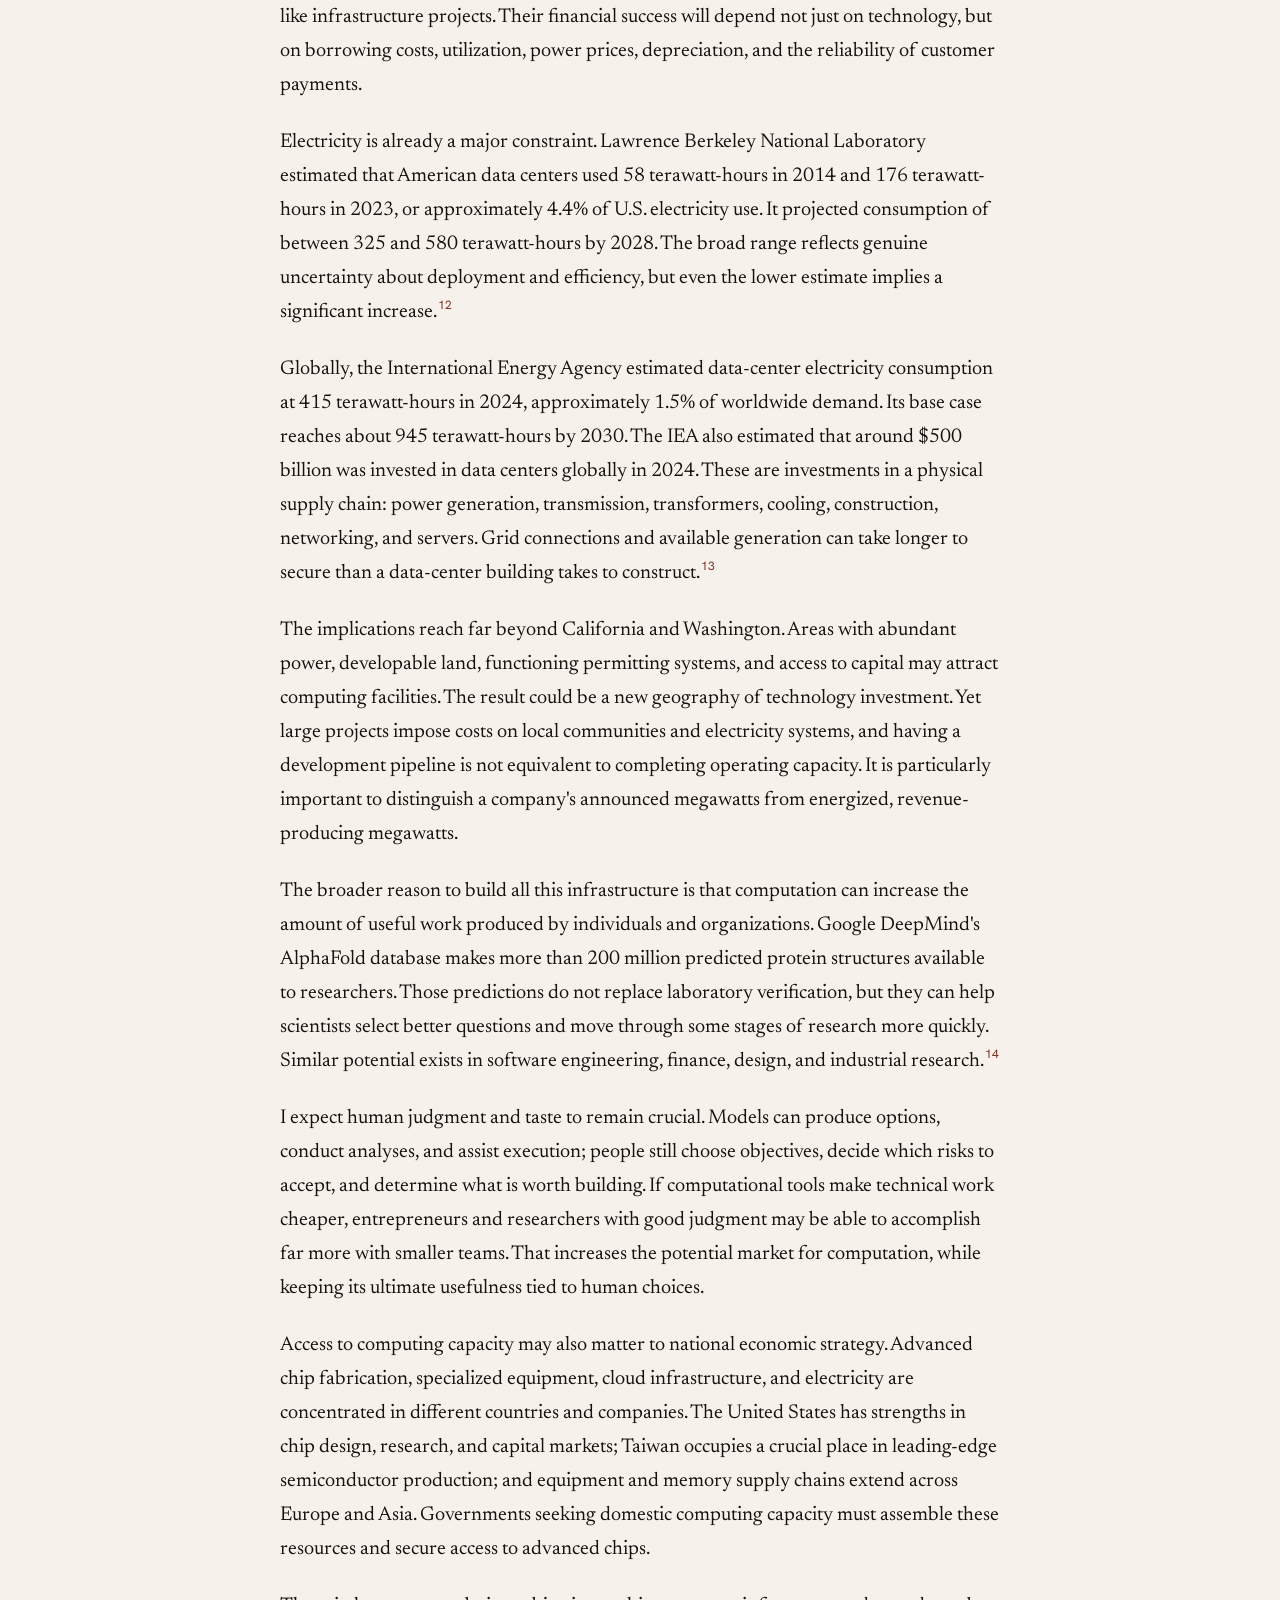
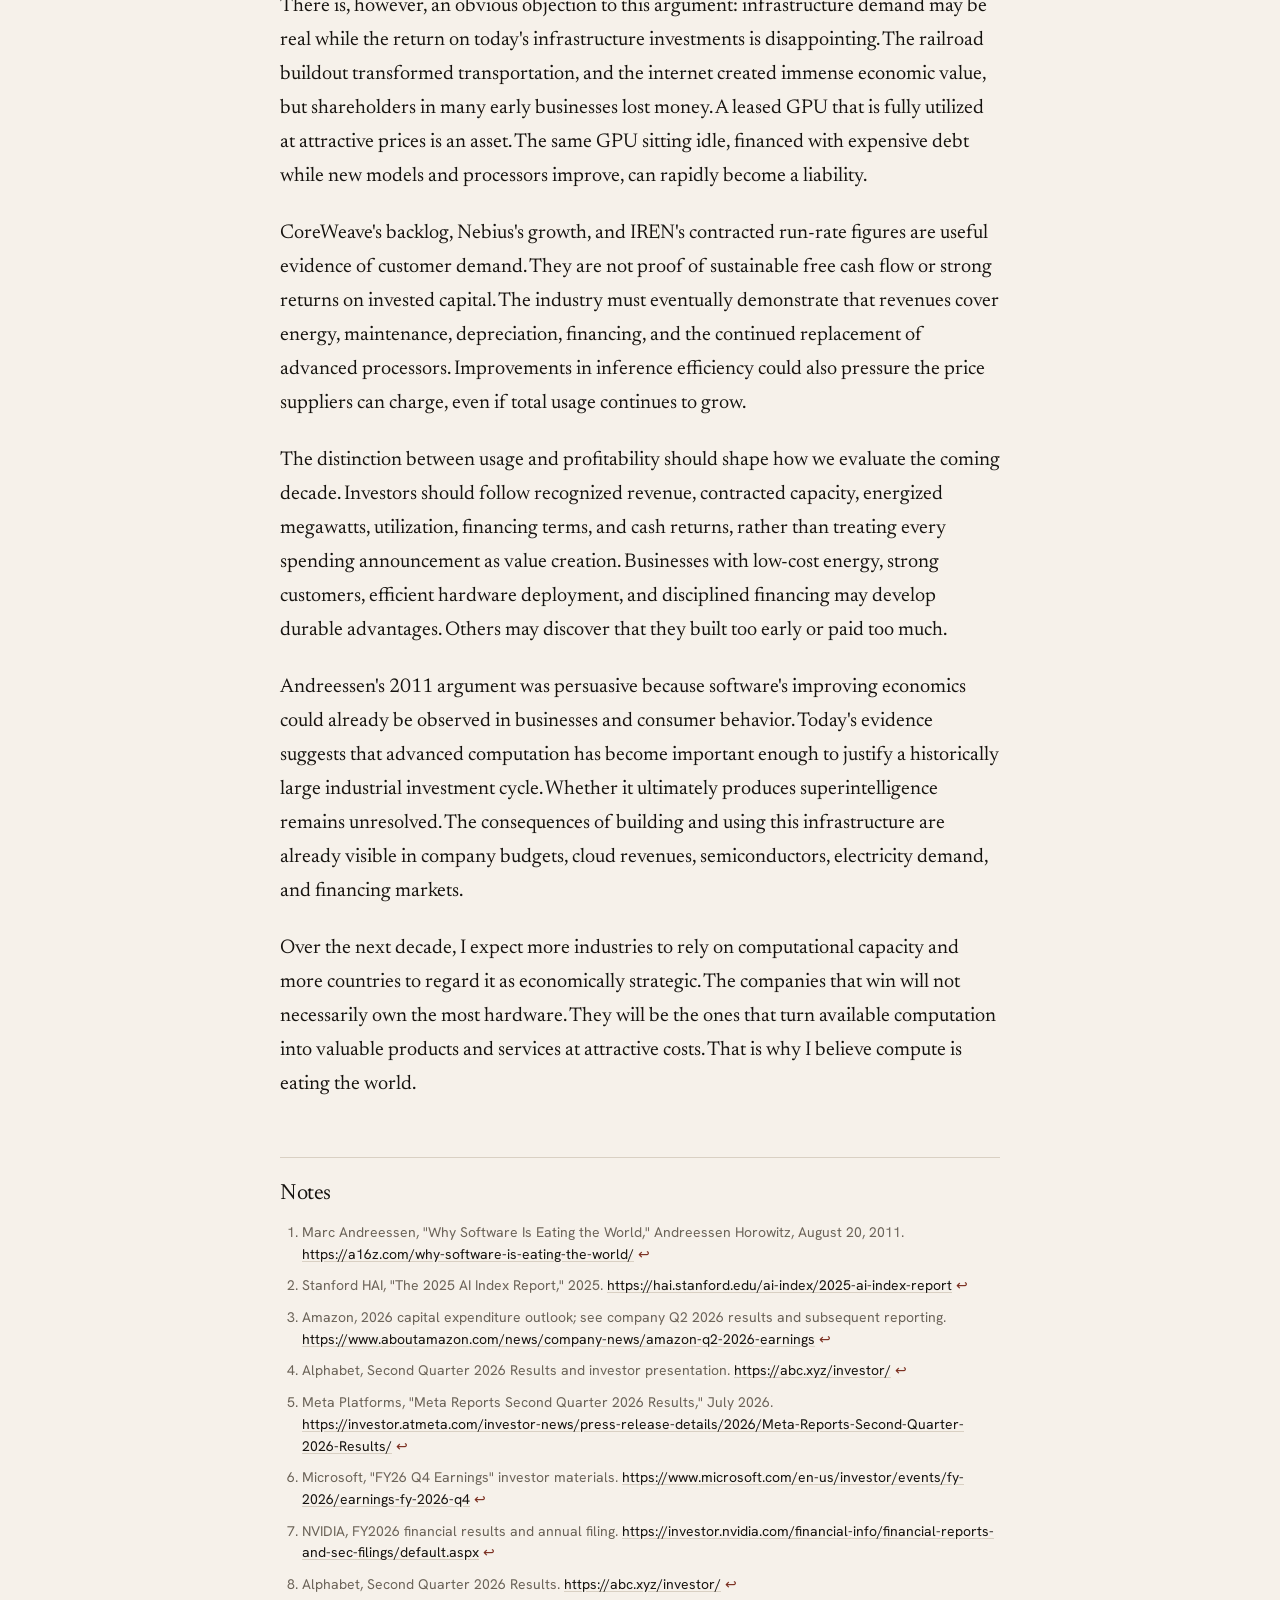
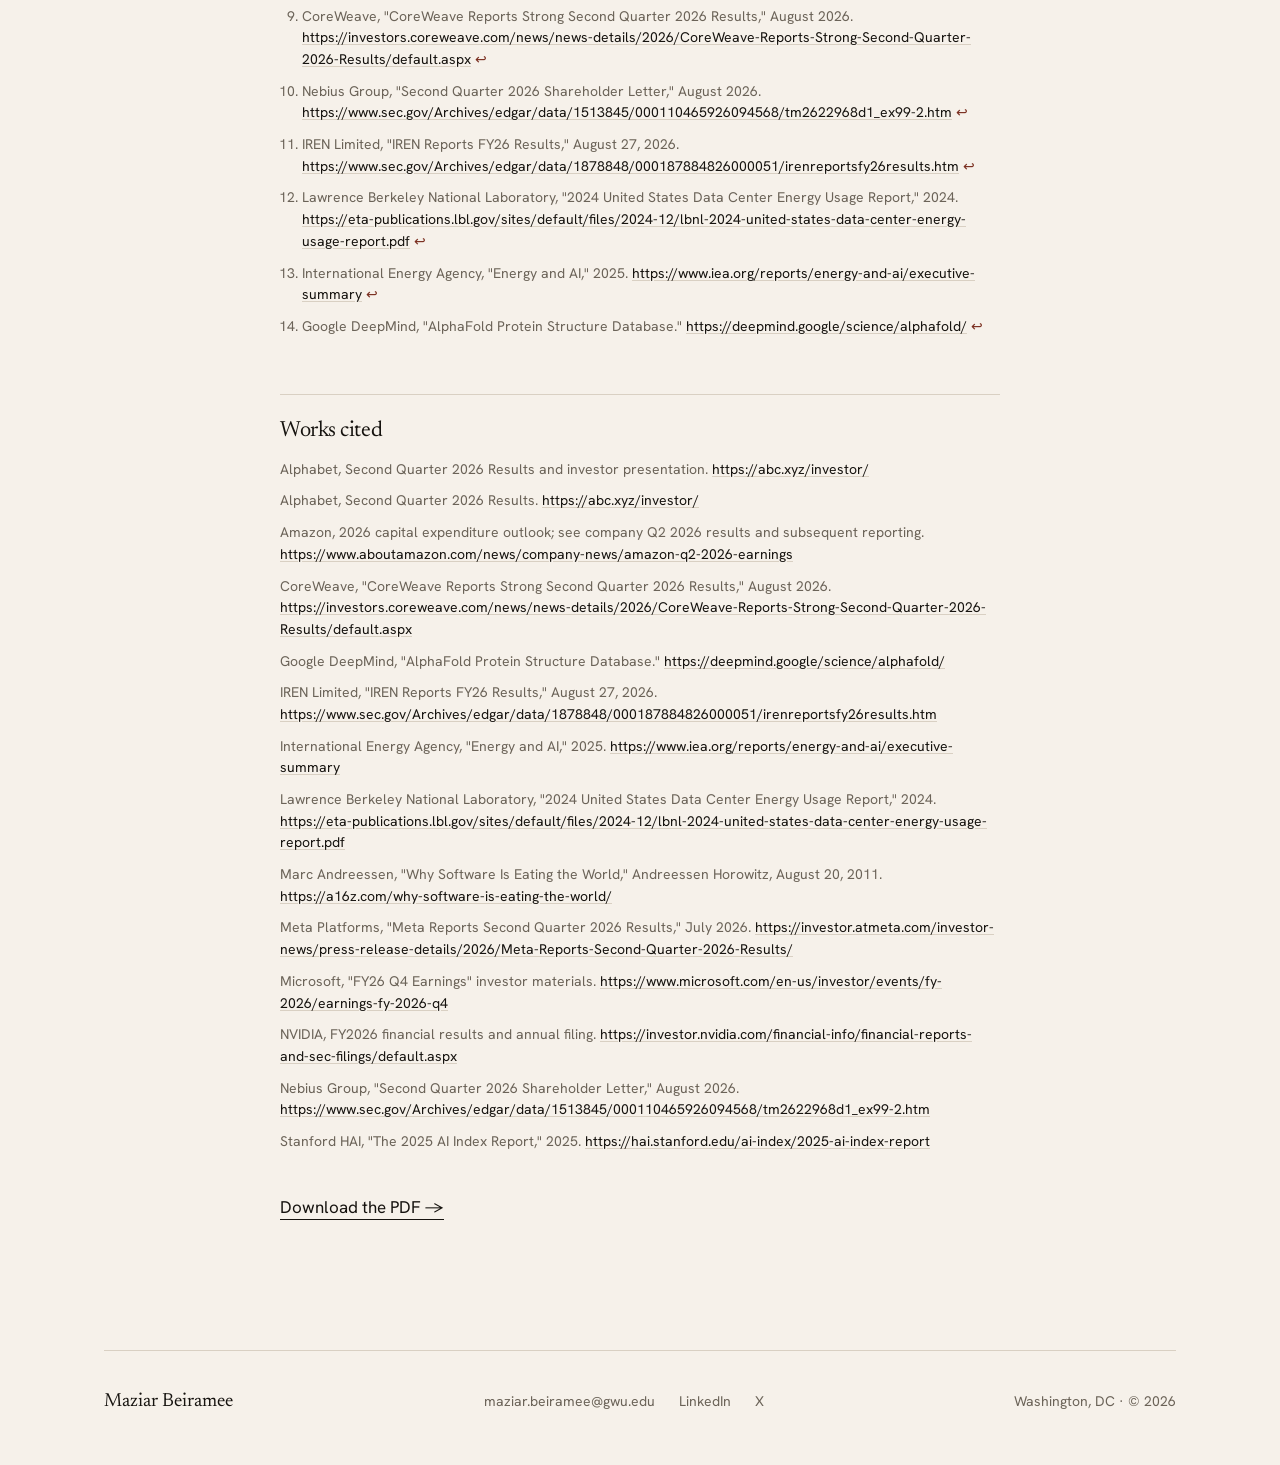
<file: writing/why-compute-is-eating-the-world/index.html>
<!doctype html>
<html lang="en">
<head>
<meta charset="utf-8">
<meta name="viewport" content="width=device-width, initial-scale=1">
<title>Why Compute Is Eating the World | Maziar Beiramee</title>
<meta name="description" content="Computation is becoming a more important input to economic production, and the most direct evidence is the capital now being committed to making it available.">
<meta name="author" content="Maziar Beiramee">
<link rel="canonical" href="https://maziarbeiramee.com/writing/why-compute-is-eating-the-world/">
<meta property="og:site_name" content="Maziar Beiramee">
<meta property="og:title" content="Why Compute Is Eating the World | Maziar Beiramee">
<meta property="og:description" content="Computation is becoming a more important input to economic production, and the most direct evidence is the capital now being committed to making it available.">
<meta property="og:type" content="article">
<meta property="og:url" content="https://maziarbeiramee.com/writing/why-compute-is-eating-the-world/">
<meta property="og:image" content="https://maziarbeiramee.com/og.png">
<meta property="og:image:width" content="1200">
<meta property="og:image:height" content="630">
<meta name="twitter:card" content="summary_large_image">
<meta name="twitter:site" content="@BeirameeMaziar">
<meta name="twitter:title" content="Why Compute Is Eating the World | Maziar Beiramee">
<meta name="twitter:description" content="Computation is becoming a more important input to economic production, and the most direct evidence is the capital now being committed to making it available.">
<meta name="twitter:image" content="https://maziarbeiramee.com/og.png">
<meta name="theme-color" content="#f6f1ea">
<link rel="icon" href="/favicon.svg" type="image/svg+xml">
<link rel="icon" href="/favicon-32.png" sizes="32x32" type="image/png">
<link rel="apple-touch-icon" href="/apple-touch-icon.png">
<link rel="preconnect" href="https://fonts.googleapis.com">
<link rel="preconnect" href="https://fonts.gstatic.com" crossorigin>
<link rel="stylesheet" href="https://fonts.googleapis.com/css2?family=Hanken+Grotesk:wght@400;500;600&family=Newsreader:ital,opsz,wght@0,6..72,400;0,6..72,500;1,6..72,400&display=swap">
<link rel="stylesheet" href="/style.css">
<script type="application/ld+json">{"@context": "https://schema.org", "@type": "Article", "headline": "Why Compute Is Eating the World", "description": "Computation is becoming a more important input to economic production, and the most direct evidence is the capital now being committed to making it available.", "author": {"@type": "Person", "name": "Maziar Beiramee", "url": "https://maziarbeiramee.com"}, "datePublished": "2026", "url": "https://maziarbeiramee.com/writing/why-compute-is-eating-the-world/"}</script>
</head>
<body>
<a class="skip" href="#main">Skip to content</a>
<header class="site-header wrap">
  <a class="brand" href="/">Maziar Beiramee</a>
  <details class="menu"><summary aria-label="Menu">Menu</summary><nav aria-label="Primary"><a href="/about/">About</a><a href="/work/">Work</a><a href="/models/">Models</a><a href="/writing/" aria-current="page">Writing</a><a href="/beyond/">Beyond Work</a><a href="/contact/">Contact</a></nav></details>
  <nav class="desk-nav" aria-label="Primary"><a href="/about/">About</a><a href="/work/">Work</a><a href="/models/">Models</a><a href="/writing/" aria-current="page">Writing</a><a href="/beyond/">Beyond Work</a><a href="/contact/">Contact</a></nav>
</header>
<main id="main" class="wrap">

<article class="article essay">
  <p class="back"><a class="u small" href="/writing/">&larr; All writing</a></p>
  <p class="eyebrow">Essay &middot; 2026 &middot; 7 min read</p>
  <h1>Why Compute Is Eating the World</h1>
  <p class="lede serif-i">The economics of intelligence and the infrastructure behind it</p>
  <p class="byline">By Maziar Beiramee &middot; <a class="u" href="/files/why-compute-is-eating-the-world.pdf">PDF</a></p>
  <div class="prose essay-body"><p>In 2011, Marc Andreessen argued that software was eating the world. He pointed to a change already visible in the market: Amazon was taking business from traditional retailers, Netflix was replacing video stores, and software was becoming essential to communications, transportation, and finance. His argument drew much of its force from the costs and adoption figures behind those changes. At Loudcloud, for example, he estimated that hosting a basic internet application had cost about $150,000 per month in 2000, compared with $1,500 in Amazon's cloud by 2011.<sup id="ref1"><a href="#note1">1</a></sup></p>
<p>Fifteen years later, a new investment cycle is underway. Advanced models can write and debug software, analyze financial information, assist scientific research, and perform many tasks that used to consume substantial human time. Whether these systems should be called artificial intelligence, general intelligence, or superintelligence is a legitimate debate. Their commercial utility, however, can be evaluated without resolving it. My view is that computation is becoming a more important input to economic production, and the most direct evidence is the capital now being committed to making it available.</p>
<p>Several developments explain why this is happening now. Stanford's 2025 AI Index found that the price of accessing a model performing at roughly GPT-3.5's level on the MMLU benchmark fell from approximately $20 per million tokens in November 2022 to $0.07 by October 2024, a decline of more than 280-fold. Stanford also reported rapid improvements in machine-learning hardware performance and energy efficiency. A given task can therefore become cheaper even while the best available models require increasingly ambitious infrastructure.<sup id="ref2"><a href="#note2">2</a></sup></p>
<p>Falling costs expand the number of tasks worth automating. They also give smaller firms access to capabilities that previously required large research and engineering teams. The question for infrastructure investors is whether those new uses will expand demand for computation faster than better algorithms and hardware reduce the resources needed per task. That is an economic question, and it helps explain both the intensity of today's investment and the possibility of overbuilding.</p>
<p>Consider the capital budgets. Amazon has indicated approximately $220 billion of capital expenditures for 2026. Alphabet has guided to roughly $195 billion to $205 billion, and Meta expects $130 billion to $145 billion, including principal payments on finance leases. Taken together, the three companies anticipate around $545 billion to $570 billion in annual spending. These figures include assets beyond AI and should not be represented as exclusively AI expenditure. Still, the expansion of computing infrastructure is among the central reasons for the increase.<sup id="ref3"><a href="#note3">3</a></sup><sup id="ref4"><a href="#note4">4</a></sup><sup id="ref5"><a href="#note5">5</a></sup></p>
<p>Microsoft offers a more precise indication of the hardware mix. It reported approximately $41 billion in capital expenditures during the June 2026 quarter, including finance leases, and said roughly two-thirds was directed toward shorter-lived assets such as GPUs and CPUs. The remainder supported longer-lived assets, including data centers. This distinction matters: compute involves both rapidly depreciating electronics and physical facilities intended to operate for years.<sup id="ref6"><a href="#note6">6</a></sup></p>
<p>Demand is increasingly visible in operating results as well. Nvidia reported fiscal 2026 revenue of $215.9 billion, up 65% year over year, with data-center products central to its growth. Alphabet's Google Cloud generated approximately $24.8 billion of revenue in the June 2026 quarter, up 82% from a year earlier. Neither figure measures revenue from superintelligence. Both demonstrate the scale of commercial activity supplying accelerated computation and cloud services.<sup id="ref7"><a href="#note7">7</a></sup><sup id="ref8"><a href="#note8">8</a></sup></p>
<p>A second group of companies has built businesses more directly around selling access to computing capacity. CoreWeave reported approximately $2.58 billion of revenue in the second quarter of 2026 and about $104 billion of revenue backlog as of June 30. It raised its full-year capital spending forecast to $35 billion to $39 billion. Backlog represents contracted future business subject to delivery and other conditions, not revenue already earned. Nevertheless, such commitments provide evidence that customers are willing to reserve enormous amounts of future capacity.<sup id="ref9"><a href="#note9">9</a></sup></p>
<p>Nebius is another revealing case. The company reported $582.3 million in second-quarter 2026 revenue, an increase of 454% year over year, and approximately $5.7 billion of capital expenditures in that quarter, primarily for GPUs and data-center expansion. Its projected 2026 capital spending of $20 billion to $25 billion is striking relative to its current revenue. The business requires substantial financing now in expectation of cash generation over future years.<sup id="ref10"><a href="#note10">10</a></sup></p>
<p>IREN illustrates how companies with access to power and land can reposition themselves around this demand. Originally developed around Bitcoin mining, IREN has expanded into AI cloud infrastructure. Its fiscal 2026 AI cloud revenue reached $128.8 million, compared with $16.4 million in fiscal 2025. In its August 2026 update, IREN reported $4 billion of contracted annualized run-rate revenue associated with 2026 capacity, compared with $1 billion of operating annualized run-rate revenue at that point. These run-rate measures are different from recognized annual revenue. IREN also described $3.6 billion of GPU financing for a Microsoft contract and a further $2.8 billion of financing for other deployments.<sup id="ref11"><a href="#note11">11</a></sup></p>
<p>This is an important change in the financing of technology. Banks and other lenders are extending debt against GPUs, customer contracts, and expected data-center cash flows. Companies are combining equity, secured financing, and customer prepayments to deploy equipment. The resulting businesses look in part like cloud platforms and in part like infrastructure projects. Their financial success will depend not just on technology, but on borrowing costs, utilization, power prices, depreciation, and the reliability of customer payments.</p>
<p>Electricity is already a major constraint. Lawrence Berkeley National Laboratory estimated that American data centers used 58 terawatt-hours in 2014 and 176 terawatt-hours in 2023, or approximately 4.4% of U.S. electricity use. It projected consumption of between 325 and 580 terawatt-hours by 2028. The broad range reflects genuine uncertainty about deployment and efficiency, but even the lower estimate implies a significant increase.<sup id="ref12"><a href="#note12">12</a></sup></p>
<p>Globally, the International Energy Agency estimated data-center electricity consumption at 415 terawatt-hours in 2024, approximately 1.5% of worldwide demand. Its base case reaches about 945 terawatt-hours by 2030. The IEA also estimated that around $500 billion was invested in data centers globally in 2024. These are investments in a physical supply chain: power generation, transmission, transformers, cooling, construction, networking, and servers. Grid connections and available generation can take longer to secure than a data-center building takes to construct.<sup id="ref13"><a href="#note13">13</a></sup></p>
<p>The implications reach far beyond California and Washington. Areas with abundant power, developable land, functioning permitting systems, and access to capital may attract computing facilities. The result could be a new geography of technology investment. Yet large projects impose costs on local communities and electricity systems, and having a development pipeline is not equivalent to completing operating capacity. It is particularly important to distinguish a company's announced megawatts from energized, revenue-producing megawatts.</p>
<p>The broader reason to build all this infrastructure is that computation can increase the amount of useful work produced by individuals and organizations. Google DeepMind's AlphaFold database makes more than 200 million predicted protein structures available to researchers. Those predictions do not replace laboratory verification, but they can help scientists select better questions and move through some stages of research more quickly. Similar potential exists in software engineering, finance, design, and industrial research.<sup id="ref14"><a href="#note14">14</a></sup></p>
<p>I expect human judgment and taste to remain crucial. Models can produce options, conduct analyses, and assist execution; people still choose objectives, decide which risks to accept, and determine what is worth building. If computational tools make technical work cheaper, entrepreneurs and researchers with good judgment may be able to accomplish far more with smaller teams. That increases the potential market for computation, while keeping its ultimate usefulness tied to human choices.</p>
<p>Access to computing capacity may also matter to national economic strategy. Advanced chip fabrication, specialized equipment, cloud infrastructure, and electricity are concentrated in different countries and companies. The United States has strengths in chip design, research, and capital markets; Taiwan occupies a crucial place in leading-edge semiconductor production; and equipment and memory supply chains extend across Europe and Asia. Governments seeking domestic computing capacity must assemble these resources and secure access to advanced chips.</p>
<p>There is, however, an obvious objection to this argument: infrastructure demand may be real while the return on today's infrastructure investments is disappointing. The railroad buildout transformed transportation, and the internet created immense economic value, but shareholders in many early businesses lost money. A leased GPU that is fully utilized at attractive prices is an asset. The same GPU sitting idle, financed with expensive debt while new models and processors improve, can rapidly become a liability.</p>
<p>CoreWeave's backlog, Nebius's growth, and IREN's contracted run-rate figures are useful evidence of customer demand. They are not proof of sustainable free cash flow or strong returns on invested capital. The industry must eventually demonstrate that revenues cover energy, maintenance, depreciation, financing, and the continued replacement of advanced processors. Improvements in inference efficiency could also pressure the price suppliers can charge, even if total usage continues to grow.</p>
<p>The distinction between usage and profitability should shape how we evaluate the coming decade. Investors should follow recognized revenue, contracted capacity, energized megawatts, utilization, financing terms, and cash returns, rather than treating every spending announcement as value creation. Businesses with low-cost energy, strong customers, efficient hardware deployment, and disciplined financing may develop durable advantages. Others may discover that they built too early or paid too much.</p>
<p>Andreessen's 2011 argument was persuasive because software's improving economics could already be observed in businesses and consumer behavior. Today's evidence suggests that advanced computation has become important enough to justify a historically large industrial investment cycle. Whether it ultimately produces superintelligence remains unresolved. The consequences of building and using this infrastructure are already visible in company budgets, cloud revenues, semiconductors, electricity demand, and financing markets.</p>
<p>Over the next decade, I expect more industries to rely on computational capacity and more countries to regard it as economically strategic. The companies that win will not necessarily own the most hardware. They will be the ones that turn available computation into valuable products and services at attractive costs. That is why I believe compute is eating the world.</p></div>
  <section class="refs"><h2>Notes</h2><ol><li id="note1">Marc Andreessen, "Why Software Is Eating the World," Andreessen Horowitz, August 20, 2011. <a href="https://a16z.com/why-software-is-eating-the-world/" rel="noopener">https://a16z.com/why-software-is-eating-the-world/</a> <a href="#ref1" class="backref" aria-label="Back to text">&#8617;</a></li><li id="note2">Stanford HAI, "The 2025 AI Index Report," 2025. <a href="https://hai.stanford.edu/ai-index/2025-ai-index-report" rel="noopener">https://hai.stanford.edu/ai-index/2025-ai-index-report</a> <a href="#ref2" class="backref" aria-label="Back to text">&#8617;</a></li><li id="note3">Amazon, 2026 capital expenditure outlook; see company Q2 2026 results and subsequent reporting. <a href="https://www.aboutamazon.com/news/company-news/amazon-q2-2026-earnings" rel="noopener">https://www.aboutamazon.com/news/company-news/amazon-q2-2026-earnings</a> <a href="#ref3" class="backref" aria-label="Back to text">&#8617;</a></li><li id="note4">Alphabet, Second Quarter 2026 Results and investor presentation. <a href="https://abc.xyz/investor/" rel="noopener">https://abc.xyz/investor/</a> <a href="#ref4" class="backref" aria-label="Back to text">&#8617;</a></li><li id="note5">Meta Platforms, "Meta Reports Second Quarter 2026 Results," July 2026. <a href="https://investor.atmeta.com/investor-news/press-release-details/2026/Meta-Reports-Second-Quarter-2026-Results/" rel="noopener">https://investor.atmeta.com/investor-news/press-release-details/2026/Meta-Reports-Second-Quarter-2026-Results/</a> <a href="#ref5" class="backref" aria-label="Back to text">&#8617;</a></li><li id="note6">Microsoft, "FY26 Q4 Earnings" investor materials. <a href="https://www.microsoft.com/en-us/investor/events/fy-2026/earnings-fy-2026-q4" rel="noopener">https://www.microsoft.com/en-us/investor/events/fy-2026/earnings-fy-2026-q4</a> <a href="#ref6" class="backref" aria-label="Back to text">&#8617;</a></li><li id="note7">NVIDIA, FY2026 financial results and annual filing. <a href="https://investor.nvidia.com/financial-info/financial-reports-and-sec-filings/default.aspx" rel="noopener">https://investor.nvidia.com/financial-info/financial-reports-and-sec-filings/default.aspx</a> <a href="#ref7" class="backref" aria-label="Back to text">&#8617;</a></li><li id="note8">Alphabet, Second Quarter 2026 Results. <a href="https://abc.xyz/investor/" rel="noopener">https://abc.xyz/investor/</a> <a href="#ref8" class="backref" aria-label="Back to text">&#8617;</a></li><li id="note9">CoreWeave, "CoreWeave Reports Strong Second Quarter 2026 Results," August 2026. <a href="https://investors.coreweave.com/news/news-details/2026/CoreWeave-Reports-Strong-Second-Quarter-2026-Results/default.aspx" rel="noopener">https://investors.coreweave.com/news/news-details/2026/CoreWeave-Reports-Strong-Second-Quarter-2026-Results/default.aspx</a> <a href="#ref9" class="backref" aria-label="Back to text">&#8617;</a></li><li id="note10">Nebius Group, "Second Quarter 2026 Shareholder Letter," August 2026. <a href="https://www.sec.gov/Archives/edgar/data/1513845/000110465926094568/tm2622968d1_ex99-2.htm" rel="noopener">https://www.sec.gov/Archives/edgar/data/1513845/000110465926094568/tm2622968d1_ex99-2.htm</a> <a href="#ref10" class="backref" aria-label="Back to text">&#8617;</a></li><li id="note11">IREN Limited, "IREN Reports FY26 Results," August 27, 2026. <a href="https://www.sec.gov/Archives/edgar/data/1878848/000187884826000051/irenreportsfy26results.htm" rel="noopener">https://www.sec.gov/Archives/edgar/data/1878848/000187884826000051/irenreportsfy26results.htm</a> <a href="#ref11" class="backref" aria-label="Back to text">&#8617;</a></li><li id="note12">Lawrence Berkeley National Laboratory, "2024 United States Data Center Energy Usage Report," 2024. <a href="https://eta-publications.lbl.gov/sites/default/files/2024-12/lbnl-2024-united-states-data-center-energy-usage-report.pdf" rel="noopener">https://eta-publications.lbl.gov/sites/default/files/2024-12/lbnl-2024-united-states-data-center-energy-usage-report.pdf</a> <a href="#ref12" class="backref" aria-label="Back to text">&#8617;</a></li><li id="note13">International Energy Agency, "Energy and AI," 2025. <a href="https://www.iea.org/reports/energy-and-ai/executive-summary" rel="noopener">https://www.iea.org/reports/energy-and-ai/executive-summary</a> <a href="#ref13" class="backref" aria-label="Back to text">&#8617;</a></li><li id="note14">Google DeepMind, "AlphaFold Protein Structure Database." <a href="https://deepmind.google/science/alphafold/" rel="noopener">https://deepmind.google/science/alphafold/</a> <a href="#ref14" class="backref" aria-label="Back to text">&#8617;</a></li></ol></section>
  <section class="refs"><h2>Works cited</h2><ul><li>Alphabet, Second Quarter 2026 Results and investor presentation. <a href="https://abc.xyz/investor/" rel="noopener">https://abc.xyz/investor/</a></li><li>Alphabet, Second Quarter 2026 Results. <a href="https://abc.xyz/investor/" rel="noopener">https://abc.xyz/investor/</a></li><li>Amazon, 2026 capital expenditure outlook; see company Q2 2026 results and subsequent reporting. <a href="https://www.aboutamazon.com/news/company-news/amazon-q2-2026-earnings" rel="noopener">https://www.aboutamazon.com/news/company-news/amazon-q2-2026-earnings</a></li><li>CoreWeave, "CoreWeave Reports Strong Second Quarter 2026 Results," August 2026. <a href="https://investors.coreweave.com/news/news-details/2026/CoreWeave-Reports-Strong-Second-Quarter-2026-Results/default.aspx" rel="noopener">https://investors.coreweave.com/news/news-details/2026/CoreWeave-Reports-Strong-Second-Quarter-2026-Results/default.aspx</a></li><li>Google DeepMind, "AlphaFold Protein Structure Database." <a href="https://deepmind.google/science/alphafold/" rel="noopener">https://deepmind.google/science/alphafold/</a></li><li>IREN Limited, "IREN Reports FY26 Results," August 27, 2026. <a href="https://www.sec.gov/Archives/edgar/data/1878848/000187884826000051/irenreportsfy26results.htm" rel="noopener">https://www.sec.gov/Archives/edgar/data/1878848/000187884826000051/irenreportsfy26results.htm</a></li><li>International Energy Agency, "Energy and AI," 2025. <a href="https://www.iea.org/reports/energy-and-ai/executive-summary" rel="noopener">https://www.iea.org/reports/energy-and-ai/executive-summary</a></li><li>Lawrence Berkeley National Laboratory, "2024 United States Data Center Energy Usage Report," 2024. <a href="https://eta-publications.lbl.gov/sites/default/files/2024-12/lbnl-2024-united-states-data-center-energy-usage-report.pdf" rel="noopener">https://eta-publications.lbl.gov/sites/default/files/2024-12/lbnl-2024-united-states-data-center-energy-usage-report.pdf</a></li><li>Marc Andreessen, "Why Software Is Eating the World," Andreessen Horowitz, August 20, 2011. <a href="https://a16z.com/why-software-is-eating-the-world/" rel="noopener">https://a16z.com/why-software-is-eating-the-world/</a></li><li>Meta Platforms, "Meta Reports Second Quarter 2026 Results," July 2026. <a href="https://investor.atmeta.com/investor-news/press-release-details/2026/Meta-Reports-Second-Quarter-2026-Results/" rel="noopener">https://investor.atmeta.com/investor-news/press-release-details/2026/Meta-Reports-Second-Quarter-2026-Results/</a></li><li>Microsoft, "FY26 Q4 Earnings" investor materials. <a href="https://www.microsoft.com/en-us/investor/events/fy-2026/earnings-fy-2026-q4" rel="noopener">https://www.microsoft.com/en-us/investor/events/fy-2026/earnings-fy-2026-q4</a></li><li>NVIDIA, FY2026 financial results and annual filing. <a href="https://investor.nvidia.com/financial-info/financial-reports-and-sec-filings/default.aspx" rel="noopener">https://investor.nvidia.com/financial-info/financial-reports-and-sec-filings/default.aspx</a></li><li>Nebius Group, "Second Quarter 2026 Shareholder Letter," August 2026. <a href="https://www.sec.gov/Archives/edgar/data/1513845/000110465926094568/tm2622968d1_ex99-2.htm" rel="noopener">https://www.sec.gov/Archives/edgar/data/1513845/000110465926094568/tm2622968d1_ex99-2.htm</a></li><li>Stanford HAI, "The 2025 AI Index Report," 2025. <a href="https://hai.stanford.edu/ai-index/2025-ai-index-report" rel="noopener">https://hai.stanford.edu/ai-index/2025-ai-index-report</a></li></ul></section>
  <p class="pdf"><a class="u" href="/files/why-compute-is-eating-the-world.pdf">Download the PDF &rarr;</a></p>
</article>
</main>
<footer class="site-footer wrap">
  <div class="foot-name">Maziar Beiramee</div>
  <div class="foot-links"><a href="mailto:maziar.beiramee@gwu.edu">maziar.beiramee@gwu.edu</a><a href="https://www.linkedin.com/in/maziarbeiramee" rel="noopener">LinkedIn</a><a href="https://x.com/BeirameeMaziar" rel="noopener">X</a></div>
  <div class="foot-meta">Washington, DC &middot; &copy; 2026</div>
</footer>
</body>
</html>
</file>
<file: style.css>
:root{
  --bg:#f6f1ea; --card:#efe8de; --ink:#16130f; --muted:#6b6358; --line:#d9d0c3; --accent:#7a2e1f;
  --serif:"Newsreader",Georgia,"Times New Roman",serif; --sans:"Hanken Grotesk",system-ui,-apple-system,"Segoe UI",sans-serif;
  --max:1120px;
}
*{box-sizing:border-box}
html{-webkit-text-size-adjust:100%;scroll-behavior:smooth}
body{margin:0;background:var(--bg);color:var(--ink);font:400 17px/1.65 var(--sans);-webkit-font-smoothing:antialiased;text-rendering:optimizeLegibility}
a{color:inherit;text-decoration:none}
img{max-width:100%;height:auto;display:block}
::selection{background:var(--ink);color:var(--bg)}
.wrap{max-width:var(--max);margin:0 auto;padding:0 24px}
.skip{position:absolute;left:-9999px}.skip:focus{left:16px;top:16px;background:var(--ink);color:var(--bg);padding:8px 12px;z-index:10}
:focus-visible{outline:2px solid var(--accent);outline-offset:3px}

/* header */
.site-header{display:flex;align-items:center;justify-content:space-between;padding-top:28px;padding-bottom:28px;position:relative}
.brand{font-family:var(--serif);font-size:21px;letter-spacing:-.01em}
.desk-nav{display:flex;gap:28px;font-size:15px}
.desk-nav a,.menu nav a{color:var(--muted);transition:color .2s}
.desk-nav a:hover,.desk-nav a[aria-current],.menu nav a[aria-current]{color:var(--ink)}
.menu{display:none}
.menu summary{list-style:none;cursor:pointer;font-size:15px;color:var(--muted)}
.menu summary::-webkit-details-marker{display:none}
.menu[open] summary{color:var(--ink)}
.menu nav{position:absolute;right:24px;left:24px;top:64px;background:var(--bg);border:1px solid var(--line);display:flex;flex-direction:column;padding:8px 0;z-index:5}
.menu nav a{padding:12px 20px;font-size:17px}

/* type */
.eyebrow{font-size:12px;font-weight:500;letter-spacing:.14em;text-transform:uppercase;color:var(--muted);margin:0}
h1,h2,h3,h4{font-family:var(--serif);font-weight:400;letter-spacing:-.02em;margin:0}
h1{font-size:clamp(40px,6vw,64px);line-height:1.04;margin-top:20px}
h1.display{font-size:clamp(46px,7.6vw,88px);line-height:1}
h2{font-size:clamp(28px,3.4vw,38px);line-height:1.1}
.h3{font-size:26px;line-height:1.2}
.lede{font-size:19px;line-height:1.6;color:var(--muted);max-width:40em;margin:26px 0 0}
.lede+.lede{margin-top:14px}
.serif-i{font-family:var(--serif);font-style:italic;font-size:23px;color:var(--muted)}
.muted{color:var(--muted);margin:6px 0 0}.small{font-size:14px}
.big{font-family:var(--serif);font-size:clamp(24px,2.6vw,30px);line-height:1.3;margin:0;max-width:24em}
.u{background:linear-gradient(currentColor,currentColor) 0 100%/100% 1px no-repeat;padding-bottom:2px;transition:background-size .3s,color .2s}
.u:hover{color:var(--accent)}

/* hero */
.hero{display:grid;grid-template-columns:1.45fr 1fr;gap:64px;align-items:end;padding:56px 0 88px}
.hero h1{margin-top:24px}
.cta{display:flex;gap:28px;margin:36px 0 0;font-size:15px}
.portrait{margin:0;background:var(--card)}
.portrait img{aspect-ratio:4/5;object-fit:cover;object-position:50% 20%;width:100%}

/* bands */
.band{border-top:1px solid var(--line);padding:64px 0}
.band.first{border-top:0;padding-top:24px}
.band-head{display:flex;align-items:baseline;justify-content:space-between;margin-bottom:40px;gap:16px}
.split{display:grid;grid-template-columns:1fr 2fr;gap:32px}
.facts{display:grid;grid-template-columns:repeat(3,1fr);gap:28px;margin:0}
.facts dt{font-size:14px;color:var(--muted)}
.facts dd{margin:8px 0 0;font-family:var(--serif);font-size:21px;line-height:1.3}

/* cards */
.cards{display:grid;grid-template-columns:repeat(3,1fr);gap:56px 40px}
.card{display:flex;flex-direction:column;border-top:1px solid var(--ink);padding-top:20px}
.card-top{display:flex;justify-content:space-between;align-items:baseline}
.num{font-family:var(--serif);font-size:14px;color:var(--muted)}
.card h3{font-size:25px;line-height:1.2;margin-top:16px;transition:color .2s}
.card p{color:var(--muted);flex:1;margin:12px 0 0}
.more{font-size:14px;margin-top:20px}
.card:hover h3{color:var(--accent)}

/* rows */
.rows{list-style:none;margin:0;padding:0;border-top:1px solid var(--line)}
.rows li{border-bottom:1px solid var(--line)}
.row{display:grid;grid-template-columns:1fr 2fr;gap:12px 32px;padding:28px 0}
.row-title{display:block;font-family:var(--serif);font-size:27px;line-height:1.2;letter-spacing:-.015em;transition:color .2s}
.row-sub{display:block;color:var(--muted);margin-top:6px}
.row-ex{display:block;margin-top:14px;max-width:38em}
.row:hover .row-title{color:var(--accent)}

/* page heads */
.page-head{padding:40px 0 56px;max-width:52em}

/* about */
.prose p{margin:0 0 1.1em;max-width:36em}
.prose p:last-child{margin-bottom:0}
.courses{margin-top:28px}
.eyebrow.sub{margin-bottom:12px}
.course{margin-bottom:16px}
.course h4{font-family:var(--sans);font-weight:600;font-size:15px;letter-spacing:0}
.course p{margin:4px 0 0;color:var(--muted);font-size:15px}
.exp{list-style:none;margin:0;padding:0}
.exp li{display:flex;justify-content:space-between;gap:20px;padding:16px 0;border-bottom:1px solid var(--line)}
.exp li:first-child{padding-top:0}
.exp strong{display:block;font-family:var(--serif);font-weight:400;font-size:22px}
.exp span{color:var(--muted);font-size:15px}
.exp .when{white-space:nowrap;font-size:14px}

/* beyond */
.plain,.numbered{list-style:none;margin:0;padding:0}
.plain li{padding:10px 0;border-bottom:1px solid var(--line);font-family:var(--serif);font-size:21px}
.plain li:first-child{padding-top:0}
.plain em{display:block;font-family:var(--sans);font-style:normal;font-size:15px;color:var(--muted)}
.numbered li{display:grid;grid-template-columns:44px 1fr;padding:12px 0;border-bottom:1px solid var(--line)}
.numbered li:first-child{padding-top:0}
.numbered strong{display:block;font-family:var(--serif);font-weight:400;font-size:20px;line-height:1.3}
.numbered em{display:block;font-style:normal;color:var(--muted);font-size:15px}
.numbered small{display:block;color:var(--muted);font-size:14px;font-style:italic}
.books{columns:2;column-gap:40px}
.books li{break-inside:avoid}

/* article */
.article{max-width:720px;margin:0 auto;padding:24px 0 72px}
.article .back{margin:0 0 40px}
.article h1{font-size:clamp(36px,5.4vw,56px)}
.meta{display:grid;grid-template-columns:repeat(3,1fr);gap:20px;border-top:1px solid var(--line);border-bottom:1px solid var(--line);padding:20px 0;margin:40px 0}
.meta dt{font-size:12px;letter-spacing:.12em;text-transform:uppercase;color:var(--muted)}
.meta dd{margin:6px 0 0;font-size:15px}
.next{display:flex;justify-content:space-between;align-items:baseline;border-top:1px solid var(--ink);margin-top:64px;padding-top:20px;font-family:var(--serif);font-size:22px}
.next:hover{color:var(--accent)}
.byline{font-size:14px;color:var(--muted);margin:20px 0 48px;padding-bottom:28px;border-bottom:1px solid var(--line)}
.essay-body{font-family:var(--serif);font-size:20px;line-height:1.7}
.essay-body p{max-width:none;margin-bottom:1.15em}
.essay-body p:first-child::first-letter{float:left;font-size:4.1em;line-height:.85;padding:6px 10px 0 0}
sup{font-family:var(--sans);font-size:.6em;line-height:0}
sup a{color:var(--accent);padding:0 1px}
.refs{margin-top:56px;padding-top:24px;border-top:1px solid var(--line)}
.refs h2{font-size:22px;margin-bottom:16px}
.refs ol,.refs ul{margin:0;padding-left:22px;font-size:14px;line-height:1.55;color:var(--muted)}
.refs ul{list-style:none;padding-left:0}
.refs li{margin-bottom:10px;overflow-wrap:anywhere}
.refs a{color:var(--ink);text-decoration:underline;text-decoration-color:var(--line);text-underline-offset:2px}
.refs .backref{text-decoration:none;color:var(--accent)}
.pdf{margin-top:40px}

/* contact */
.contact{list-style:none;margin:0;padding:0;border-top:1px solid var(--line);max-width:820px}
.contact li{border-bottom:1px solid var(--line)}
.contact a{display:grid;grid-template-columns:1fr 2fr;gap:16px;padding:28px 0;align-items:baseline}
.cv{font-family:var(--serif);font-size:clamp(20px,2.4vw,28px);transition:color .2s;overflow-wrap:anywhere}
.contact a:hover .cv{color:var(--accent)}

/* models */
.models{display:grid;grid-template-columns:repeat(3,1fr);gap:56px 40px}
.model{display:flex;flex-direction:column;border-top:1px solid var(--ink);padding-top:20px}
.model h3{font-size:25px;line-height:1.2;margin-top:16px}
.model-what{margin:12px 0 0}
.model-facts,.model-mult{display:grid;gap:12px;margin:20px 0;padding:16px 0;border-top:1px solid var(--line);border-bottom:1px solid var(--line)}
.model-facts dt,.model-mult dt{font-size:12px;letter-spacing:.12em;text-transform:uppercase;color:var(--muted)}
.model-facts dd,.model-mult dd{margin:4px 0 0;font-size:15px}
.model-mult{grid-template-columns:repeat(4,1fr);margin-top:0}
.model-mult dd{font-family:var(--serif);font-size:24px}
.model .eyebrow.sub{margin:8px 0}
.model-expl{color:var(--muted);margin:0 0 20px}
.model-dl{display:flex;flex-direction:column;gap:10px;margin:20px 0 0;align-items:flex-start}
@media (max-width:900px){.models{grid-template-columns:1fr 1fr}}
@media (max-width:680px){.models{grid-template-columns:1fr;gap:48px}}

/* footer */
.site-footer{display:flex;flex-wrap:wrap;gap:16px 32px;justify-content:space-between;align-items:baseline;background:linear-gradient(var(--line),var(--line)) 24px 0/calc(100% - 48px) 1px no-repeat;padding-top:36px;padding-bottom:48px;margin-top:40px;font-size:14px;color:var(--muted)}
.foot-name{font-family:var(--serif);font-size:19px;color:var(--ink)}
.foot-links{display:flex;gap:24px;flex-wrap:wrap}
.foot-links a:hover{color:var(--ink)}

/* motion */
.rise{animation:rise .8s cubic-bezier(.16,1,.3,1) both}.d1{animation-delay:.12s}
@keyframes rise{from{opacity:0;transform:translateY(14px)}to{opacity:1;transform:none}}
@media (prefers-reduced-motion:reduce){.rise{animation:none}html{scroll-behavior:auto}}

/* responsive */
@media (max-width:900px){
  .cards{grid-template-columns:1fr 1fr}
  .hero{grid-template-columns:1fr;gap:40px;padding-top:24px}
  .portrait{max-width:380px}
}
@media (max-width:680px){
  body{font-size:16px}
  .desk-nav{display:none}.menu{display:block}
  .site-header{padding-top:20px;padding-bottom:20px}
  .split,.row,.contact a{grid-template-columns:1fr;gap:12px}
  .facts,.cards,.meta{grid-template-columns:1fr}
  .cards{gap:40px}
  .band{padding:48px 0}
  .lede{font-size:17px}
  .books{columns:1}
  .essay-body{font-size:18px}
  .exp li{flex-direction:column;gap:4px}
}
@media print{.site-header,.site-footer,.back,.next{display:none}body{background:#fff}}
</file>
